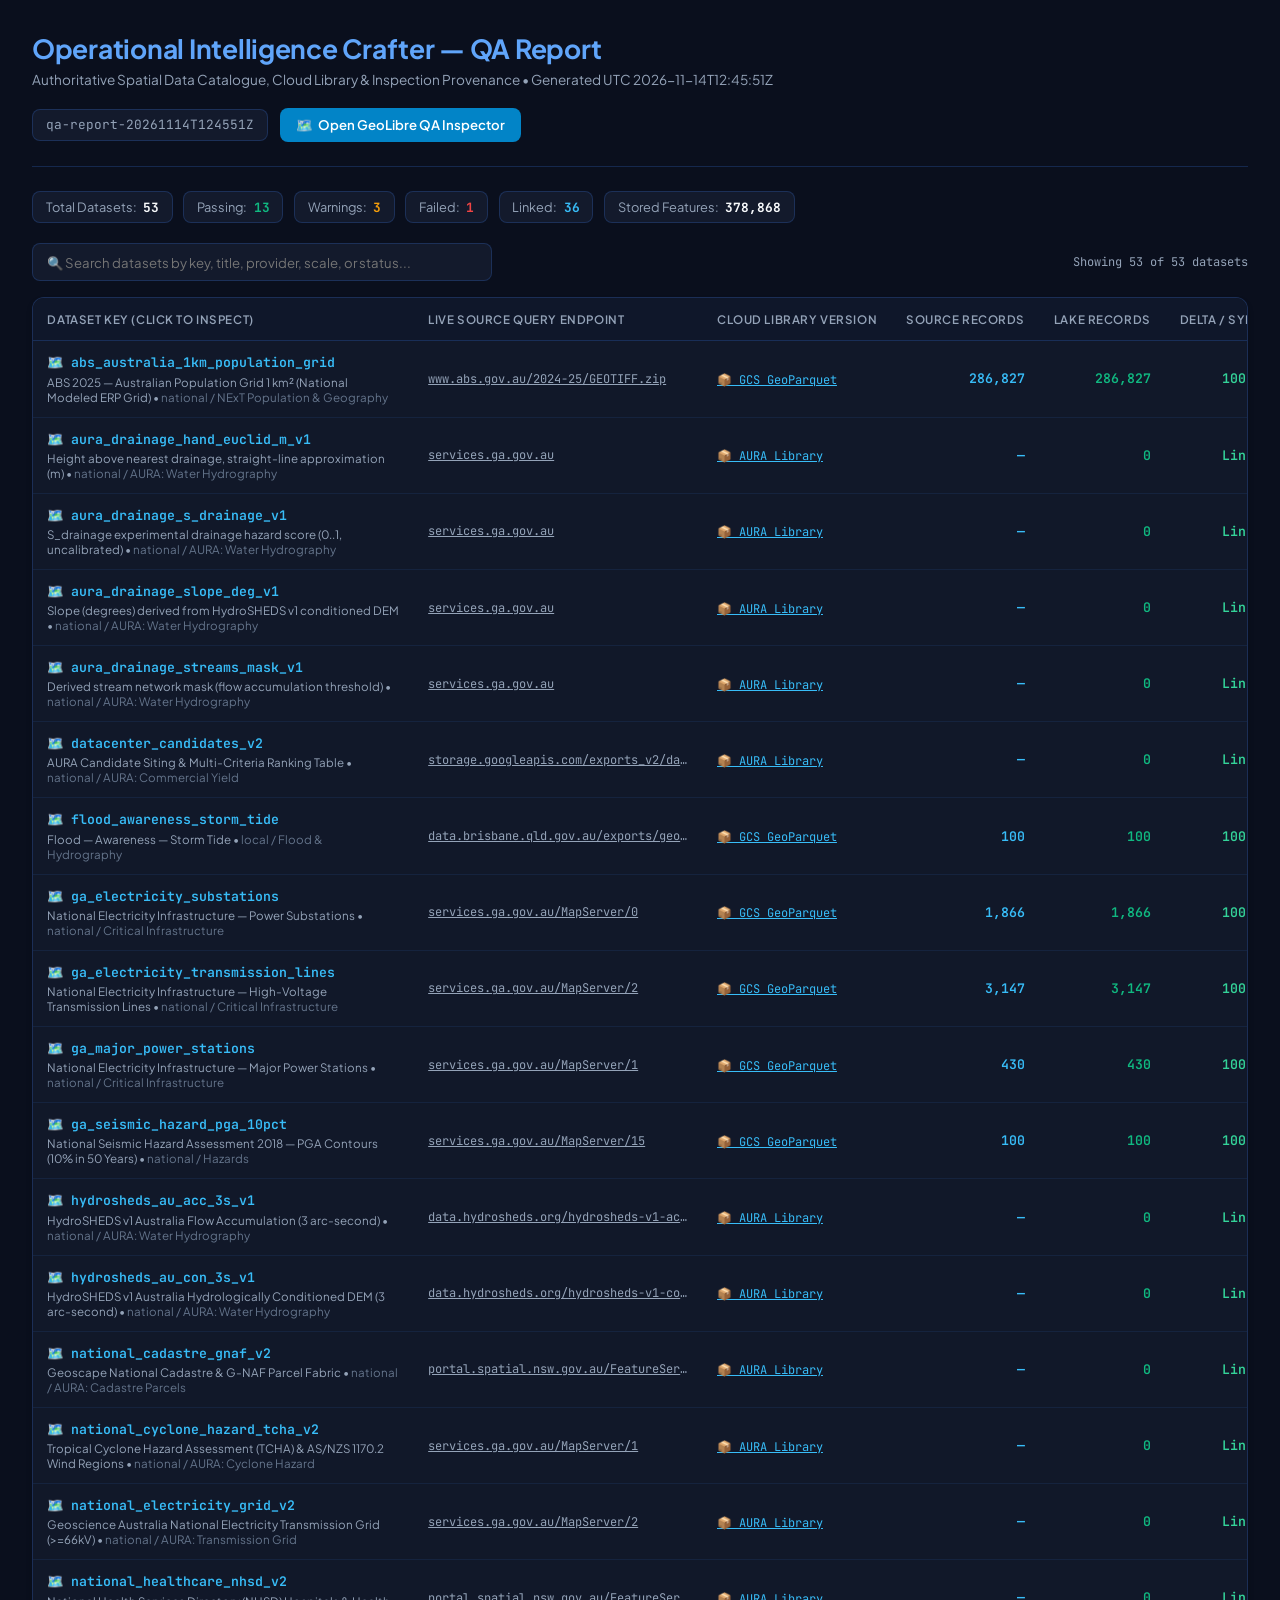
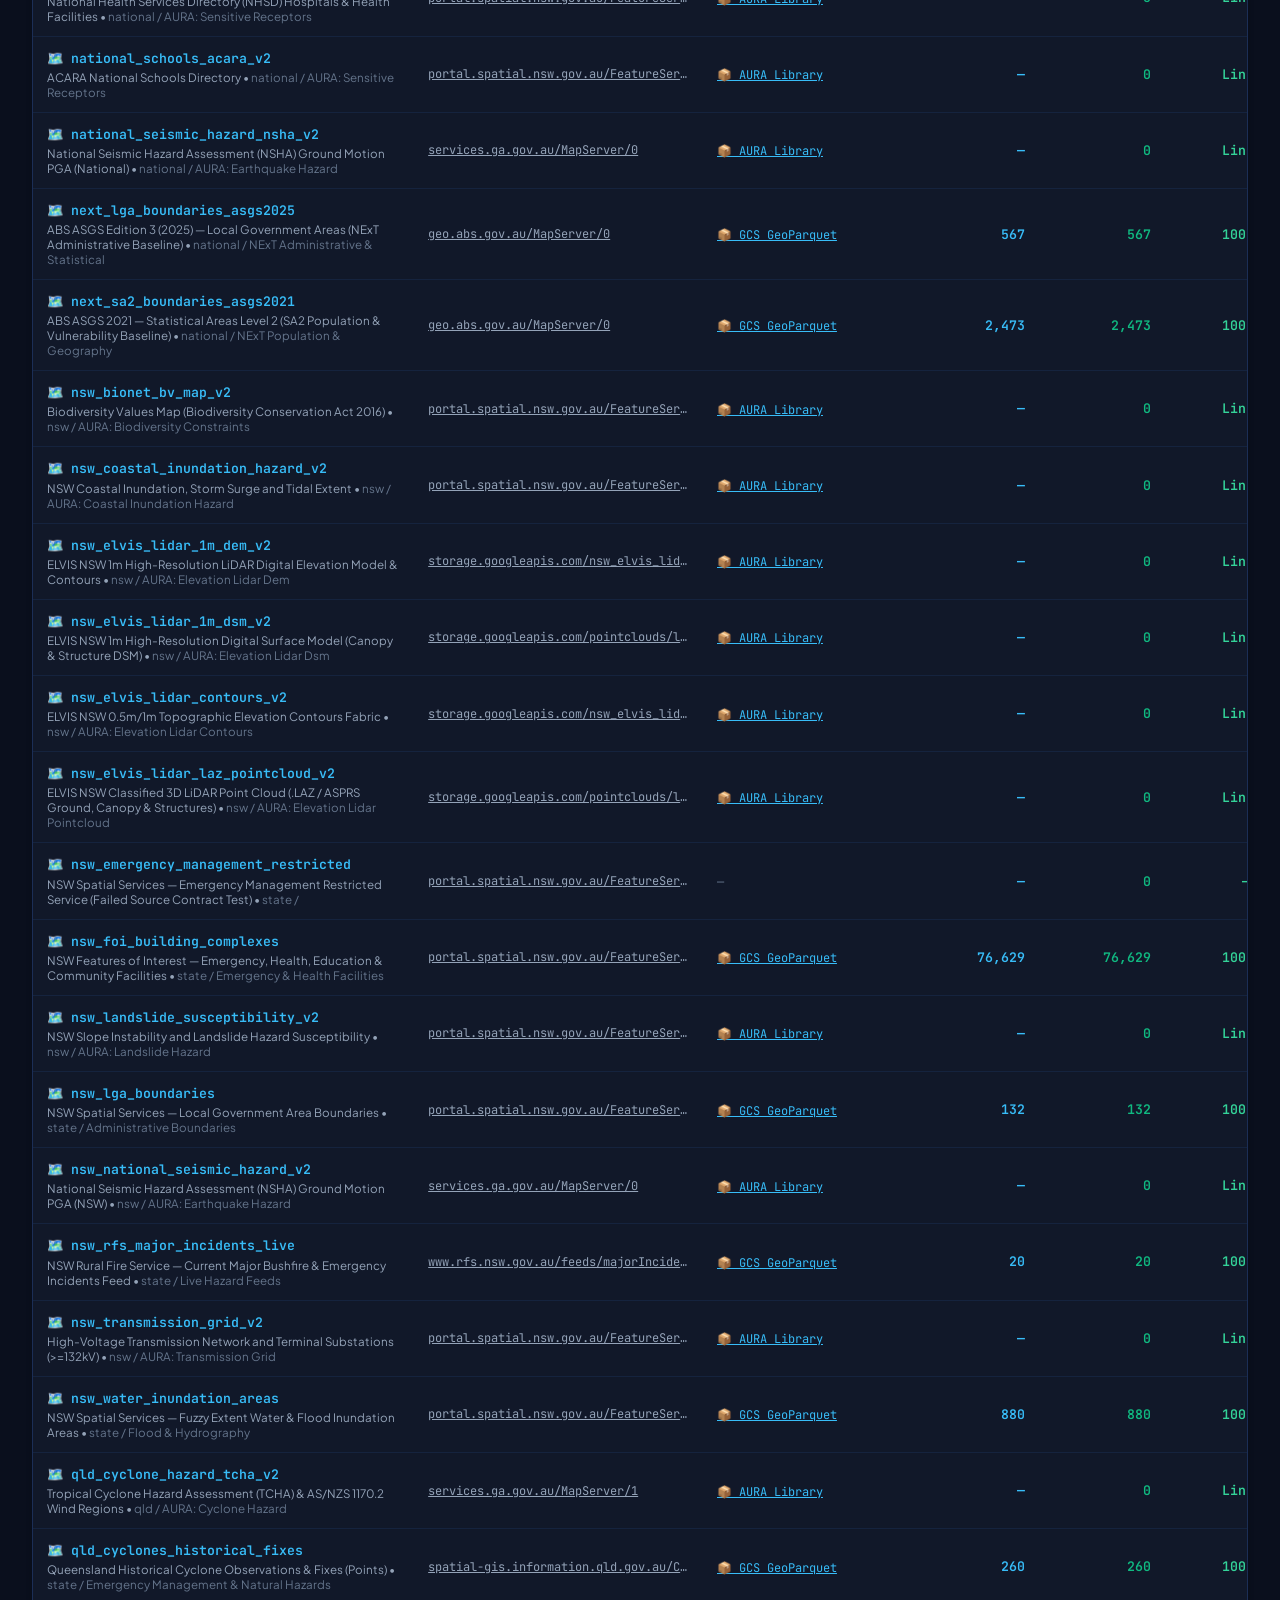
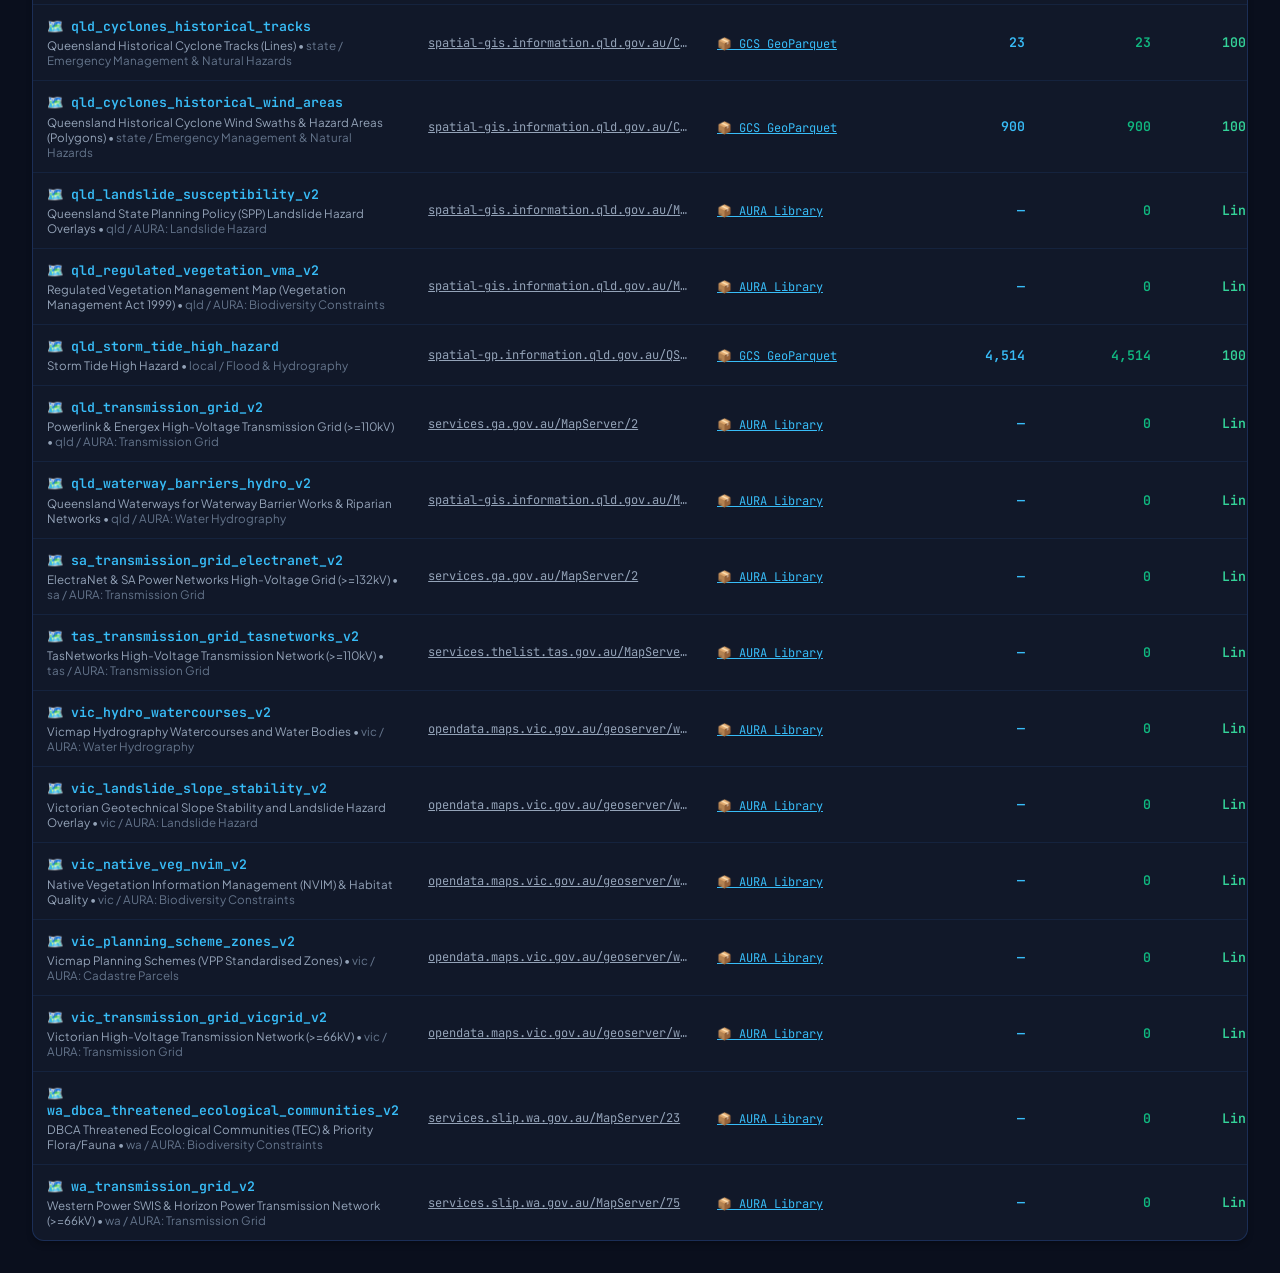
<file: docs/qa/index.html>
<!DOCTYPE html>
<html lang="en">
<head>
  <meta charset="utf-8"/>
  <meta name="viewport" content="width=device-width, initial-scale=1.0"/>
  <meta name="shell-type" content="web_dashboard"/>
  <title>Operational Intelligence Crafter — QA Report (qa-report-20261114T124551Z)</title>
  <link rel="preconnect" href="https://fonts.googleapis.com"/>
  <link rel="preconnect" href="https://fonts.gstatic.com" crossorigin=""/>
  <link href="https://fonts.googleapis.com/css2?family=Plus+Jakarta+Sans:wght@400;500;600;700&amp;family=JetBrains+Mono:wght@400;500;600;700&amp;display=swap" rel="stylesheet"/>
  <style>
    :root {
      --bg-primary: #0a0f1d;
      --bg-secondary: #131a2c;
      --card-bg: rgba(19, 26, 44, 0.85);
      --border-color: rgba(59, 130, 246, 0.22);
      --text-primary: #f8fafc;
      --text-secondary: #94a3b8;
      --accent-blue: #38bdf8;
      --accent-cyan: #06b6d4;
      --accent-green: #10b981;
      --accent-amber: #f59e0b;
      --accent-rose: #ef4444;
    }
    * { box-sizing: border-box; }
    body {
      background: var(--bg-primary);
      color: var(--text-primary);
      font-family: 'Plus Jakarta Sans', -apple-system, BlinkMacSystemFont, "Segoe UI", Roboto, sans-serif;
      margin: 0;
      padding: 2rem;
      min-height: 100vh;
    }
    .container {
      max-width: 1560px;
      margin: 0 auto;
    }
    .header {
      display: flex;
      flex-wrap: wrap;
      justify-content: space-between;
      align-items: center;
      gap: 1.25rem;
      padding-bottom: 1.5rem;
      border-bottom: 1px solid var(--border-color);
      margin-bottom: 1.5rem;
    }
    .title h1 {
      margin: 0;
      font-size: 1.65rem;
      font-weight: 700;
      color: #60a5fa;
      letter-spacing: -0.01em;
    }
    .title p {
      margin: 0.35rem 0 0 0;
      color: var(--text-secondary);
      font-size: 0.85rem;
    }
    .header-right {
      display: flex;
      align-items: center;
      gap: 0.75rem;
    }
    .btn-inspector {
      display: inline-flex;
      align-items: center;
      gap: 0.4rem;
      background: #0284c7;
      color: #ffffff;
      padding: 0.55rem 1rem;
      border-radius: 0.5rem;
      font-size: 0.825rem;
      font-weight: 600;
      text-decoration: none;
      transition: background 0.15s;
    }
    .btn-inspector:hover {
      background: #0369a1;
    }
    .stats-bar {
      display: flex;
      flex-wrap: wrap;
      gap: 0.65rem;
      align-items: center;
      margin-bottom: 1.25rem;
    }
    .stat-pill {
      background: var(--bg-secondary);
      border: 1px solid var(--border-color);
      border-radius: 0.5rem;
      padding: 0.4rem 0.8rem;
      font-size: 0.8rem;
      color: var(--text-secondary);
      display: inline-flex;
      align-items: center;
      gap: 0.4rem;
    }
    .stat-pill b {
      color: var(--text-primary);
      font-family: 'JetBrains Mono', monospace;
    }
    .stat-pass b { color: var(--accent-green); }
    .stat-warn b { color: var(--accent-amber); }
    .stat-fail b { color: var(--accent-rose); }
    .stat-linked b { color: var(--accent-blue); }
    .search-row {
      display: flex;
      justify-content: space-between;
      align-items: center;
      gap: 1rem;
      margin-bottom: 1rem;
    }
    .search-input {
      flex: 1;
      max-width: 460px;
      background: var(--bg-secondary);
      border: 1px solid var(--border-color);
      color: var(--text-primary);
      padding: 0.6rem 0.9rem;
      border-radius: 0.5rem;
      font-size: 0.825rem;
      font-family: inherit;
      outline: none;
    }
    .search-input:focus {
      border-color: #38bdf8;
    }
    .table-card {
      background: var(--card-bg);
      border: 1px solid var(--border-color);
      border-radius: 0.75rem;
      overflow-x: auto;
      box-shadow: 0 4px 6px -1px rgba(0, 0, 0, 0.3);
    }
    table {
      width: 100%;
      border-collapse: collapse;
      font-size: 0.825rem;
      text-align: left;
    }
    thead th {
      background: #0f172a;
      padding: 0.85rem 0.9rem;
      color: var(--text-secondary);
      font-weight: 600;
      text-transform: uppercase;
      font-size: 0.725rem;
      letter-spacing: 0.05em;
      border-bottom: 1px solid var(--border-color);
      white-space: nowrap;
    }
    tbody td {
      padding: 0.75rem 0.9rem;
      border-bottom: 1px solid rgba(59, 130, 246, 0.1);
      vertical-align: middle;
    }
    tbody tr:last-child td {
      border-bottom: none;
    }
    tbody tr:hover td {
      background: rgba(30, 41, 59, 0.5);
    }
    .dataset-link {
      color: #38bdf8;
      font-weight: 600;
      font-family: 'JetBrains Mono', monospace;
      text-decoration: none;
      display: inline-flex;
      align-items: center;
      gap: 0.35rem;
    }
    .dataset-link:hover {
      text-decoration: underline;
      color: #7dd3fc;
    }
    .dataset-sub {
      font-size: 0.725rem;
      color: #94a3b8;
      margin-top: 0.2rem;
    }
    .ext-link {
      color: #94a3b8;
      font-size: 0.75rem;
      text-decoration: underline;
      font-family: 'JetBrains Mono', monospace;
      display: block;
      max-width: 260px;
      overflow: hidden;
      text-overflow: ellipsis;
      white-space: nowrap;
    }
    .ext-link:hover {
      color: #e2e8f0;
    }
    .gcs-link {
      color: #38bdf8;
      font-size: 0.75rem;
      text-decoration: underline;
      font-family: 'JetBrains Mono', monospace;
      display: inline-flex;
      align-items: center;
      gap: 0.3rem;
      max-width: 280px;
      overflow: hidden;
      text-overflow: ellipsis;
      white-space: nowrap;
    }
    .gcs-link:hover {
      color: #7dd3fc;
    }
    .muted-dash {
      color: #64748b;
      font-family: 'JetBrains Mono', monospace;
      font-size: 0.75rem;
    }
    .num {
      font-family: 'JetBrains Mono', monospace;
      text-align: right;
      font-weight: 600;
      white-space: nowrap;
    }
    .qa-col {
      text-align: center;
      white-space: nowrap;
    }
    .qa-pass { color: #10b981; font-weight: bold; font-size: 1.15rem; }
    .qa-warn { color: #f59e0b; font-weight: bold; font-size: 1.15rem; }
    .qa-fail { color: #ef4444; font-weight: bold; font-size: 1.15rem; }
    .qa-linked { color: #38bdf8; font-weight: 600; font-size: 0.85rem; font-family: 'JetBrains Mono', monospace; }
  </style>
</head>
<body>
  <div class="container">
    <div class="header">
      <div class="title">
        <h1>Operational Intelligence Crafter — QA Report</h1>
        <p>Authoritative Spatial Data Catalogue, Cloud Library &amp; Inspection Provenance &bull; Generated UTC 2026-11-14T12:45:51Z</p>
      </div>
      <div class="header-right">
        <span class="stat-pill" style="font-family:'JetBrains Mono',monospace;">qa-report-20261114T124551Z</span>
        <a href="geolibre_qa_inspect.html" target="_blank" class="btn-inspector">
          <span>🗺️</span><span>Open GeoLibre QA Inspector</span>
        </a>
      </div>
    </div>

    <div class="stats-bar">
      <div class="stat-pill">Total Datasets: <b>53</b></div>
      <div class="stat-pill stat-pass">Passing: <b>13</b></div>
      <div class="stat-pill stat-warn">Warnings: <b>3</b></div>
      <div class="stat-pill stat-fail">Failed: <b>1</b></div>
      <div class="stat-pill stat-linked">Linked: <b>36</b></div>
      <div class="stat-pill">Stored Features: <b>378,868</b></div>
    </div>

    <div class="search-row">
      <input id="datasetFilterInput" type="search" class="search-input" placeholder="🔍 Search datasets by key, title, provider, scale, or status..."/>
      <span id="matchCountLabel" style="font-size: 0.75rem; color: #94a3b8; font-family: 'JetBrains Mono', monospace;"></span>
    </div>

    <div class="table-card">
      <table>
        <thead>
          <tr>
            <th>Dataset Key (Click to Inspect)</th>
            <th>Live Source Query Endpoint</th>
            <th>Cloud Library Version</th>
            <th style="text-align: right;">Source Records</th>
            <th style="text-align: right;">Lake Records</th>
            <th style="text-align: center;">Delta / Sync Status</th>
            <th style="text-align: center;">QA</th>
          </tr>
        </thead>
        <tbody id="qaTableBody">
        </tbody>
      </table>
    </div>
  </div>

  <script>
    const QA_SUMMARY = {"report_id": "qa-report-20261114T124551Z", "generated_at_utc": "2026-11-14T12:45:51Z", "project_name": "operational_intelligence_crafter", "canonical_gcs_bucket": "operational-intelligence-crafter-lake", "total_datasets": 53, "status_counts": {"PASS": 13, "WARNING": 3, "FAIL": 1, "NOT TESTED": 0, "NOT APPLICABLE": 0, "LINKED": 36}, "coverage_by_scale": {"national": 20, "local": 2, "nsw": 9, "state": 8, "qld": 5, "sa": 1, "tas": 1, "vic": 5, "wa": 2}, "coverage_by_theme": {"NExT Population & Geography": 2, "AURA: Water Hydrography": 8, "AURA: Commercial Yield": 1, "Flood & Hydrography": 3, "Critical Infrastructure": 3, "Hazards": 1, "AURA: Cadastre Parcels": 2, "AURA: Cyclone Hazard": 2, "AURA: Transmission Grid": 7, "AURA: Sensitive Receptors": 2, "AURA: Earthquake Hazard": 2, "NExT Administrative & Statistical": 1, "AURA: Biodiversity Constraints": 4, "AURA: Coastal Inundation Hazard": 1, "AURA: Elevation Lidar Dem": 1, "AURA: Elevation Lidar Dsm": 1, "AURA: Elevation Lidar Contours": 1, "AURA: Elevation Lidar Pointcloud": 1, "Emergency Management (Restricted)": 1, "Emergency & Health Facilities": 1, "AURA: Landslide Hazard": 3, "Administrative Boundaries": 1, "Live Hazard Feeds": 1, "Emergency Management & Natural Hazards": 3}, "total_features_stored": 378868, "total_bytes_stored": 333003439, "datasets": [{"dataset_key": "abs_australia_1km_population_grid", "title": "ABS 2025 — Australian Population Grid 1 km² (National Modeled ERP Grid)", "provider": "Australian Bureau of Statistics", "source_agency": "Australian Bureau of Statistics (ABS)", "category": "periodically_refreshed_authoritative", "scale": "national", "jurisdiction": "NATIONAL", "theme": "NExT Population & Geography", "endpoint": "https://www.abs.gov.au/statistics/people/population/regional-population/2024-25/GEOTIFF.zip", "licence": {"name": "CC-BY-4.0", "url": "https://creativecommons.org/licenses/by/4.0/", "attribution": "© Commonwealth of Australia (Australian Bureau of Statistics 2025) — CC-BY 4.0", "redistribution_permitted": true, "verified_on": "2026-11-10"}, "source_publication_date": "2026-03-26", "source_vintage": "2025-ABS", "retrieval_timestamp_utc": "2026-11-14T01:41:02Z", "retrieval_id": "20261114T014102Z", "original_crs": "EPSG:3577", "stored_crs": "EPSG:7844", "geometry_type": "Polygon", "feature_count": 286827, "bbox": [96.818786, -43.585846, 168.000677, -9.22158], "file_size_bytes": 32380819, "sha256": "6c2d05b3525b86273eb291cca74cded3e7cfbf452bcca7a6ebff6d6f8873a50c", "gcs_generation": "1794620472679495", "gs_uri": "gs://operational-intelligence-crafter-lake/geoparquet/abs_australia_1km_population_grid/2025-ABS/20261114T014102Z/part-00000.parquet", "local_parquet_path": null, "overall_qa_status": "PASS", "level1_source_contract": {"level": 1, "level_name": "Source Contract", "status": "PASS", "endpoint": "https://www.abs.gov.au/statistics/people/population/regional-population/2024-25/GEOTIFF.zip", "layer_name": "ABS 2025 — Australian Population Grid 1 km² (National Modeled ERP Grid)", "http_status": 200, "content_type": "application/zip", "latency_ms": 191.94, "source_feature_count": 286827, "query_bbox": [95.0, -45.0, 168.0, -9.0], "available_fields": ["cell_id", "easting_m", "northing_m", "cell_population", "centroid_lon", "centroid_lat"], "error_message": null, "checks": [{"check": "endpoint_reachable", "status": "PASS", "detail": "HTTP 200 (191.94 ms)"}, {"check": "valid_archive_format", "status": "PASS", "detail": "ZIP archive verified (3 files: apg25r_1_0_0_19115-3_metadata.xml, apgr25_1_0_0.tif, apgr25_1_0_0.tif.xml)"}, {"check": "raster_grid_valid", "status": "PASS", "detail": "GeoTIFF grid 7401x4100 verified with 286827 populated cells"}]}, "level2_stored_artifact": {"level": 2, "level_name": "Stored GeoParquet Artifact", "status": "PASS", "file_path": "gs://operational-intelligence-crafter-lake/geoparquet/abs_australia_1km_population_grid/2025-ABS/20261114T014102Z/part-00000.parquet", "gs_uri": "gs://operational-intelligence-crafter-lake/geoparquet/abs_australia_1km_population_grid/2025-ABS/20261114T014102Z/part-00000.parquet", "gcs_generation": "1794620472679495", "file_size_bytes": 32380819, "sha256": "6c2d05b3525b86273eb291cca74cded3e7cfbf452bcca7a6ebff6d6f8873a50c", "geoparquet_version": "1.1.0", "geometry_encoding": "WKB", "stored_crs": "EPSG:7844", "geometry_types": ["Polygon"], "feature_count": 286827, "bbox": [96.818786, -43.585846, 168.000677, -9.22158], "geometry_validation": {"total_rows": 286827, "null_geometry_count": 0, "empty_geometry_count": 0, "invalid_geometry_count": 0, "valid_geometry_count": 286827, "valid_geometry_rate_pct": 100.0, "primary_key_checked": "cell_id", "duplicate_id_count": 0, "geometry_types": ["Polygon"]}, "schema_columns": [{"name": "cell_id", "type": "large_string", "nullable": true}, {"name": "easting_m", "type": "double", "nullable": true}, {"name": "northing_m", "type": "double", "nullable": true}, {"name": "cell_population", "type": "float", "nullable": true}, {"name": "geometry", "type": "binary", "nullable": true}, {"name": "centroid_lon", "type": "double", "nullable": true}, {"name": "centroid_lat", "type": "double", "nullable": true}, {"name": "_bbox_minx", "type": "double", "nullable": true}, {"name": "_bbox_miny", "type": "double", "nullable": true}, {"name": "_bbox_maxx", "type": "double", "nullable": true}, {"name": "_bbox_maxy", "type": "double", "nullable": true}, {"name": "_oic_dataset_key", "type": "large_string", "nullable": true}, {"name": "_oic_source_vintage", "type": "large_string", "nullable": true}, {"name": "_oic_retrieval_utc", "type": "large_string", "nullable": true}], "checks": [{"check": "parquet_footer_and_magic", "status": "PASS", "detail": "PAR1 header/footer valid; 286827 rows in 1 row group(s) (32380819 bytes)"}, {"check": "geoparquet_metadata_valid", "status": "PASS", "detail": "GeoParquet v1.1.0, primary_column='geometry', encoding='WKB', geometry_types=['Polygon']"}, {"check": "crs_recorded_and_matched", "status": "PASS", "detail": "Stored CRS 'EPSG:7844' (expected 'EPSG:7844')"}, {"check": "bounding_box_australian_envelope", "status": "PASS", "detail": "Bbox [96.81879, -43.58585, 168.00068, -9.22158] within declared catalogue extent [95.0, -45.0, 168.0, -9.0] (±0.5°)"}, {"check": "geometry_validity_and_null_rates", "status": "PASS", "detail": "100.0% valid (null=0, empty=0, invalid=0)"}, {"check": "primary_key_uniqueness", "status": "PASS", "detail": "Primary key 'cell_id': 0 duplicates across 286827 rows"}, {"check": "sha256_and_storage_lineage", "status": "PASS", "detail": "sha256=6c2d05b3525b8627... | generation=1794620472679495"}]}, "level3_reconciliation": {"level": 3, "level_name": "Source-to-Storage Reconciliation", "status": "PASS", "source_feature_count": 286827, "stored_feature_count": 286827, "reconciliation_rate_pct": 100.0, "expected_transformations": ["CRS reprojection from EPSG:3577 to canonical EPSG:7844", "Spatial envelope filter applied: bbox=[95.0, -45.0, 168.0, -9.0] (WGS84/GDA2020)", "Added per-feature bounding box columns (_bbox_minx.._bbox_maxy) and centroid spatial ordering"], "checks": [{"check": "feature_count_reconciliation", "status": "PASS", "detail": "Exact match: 286827 stored / 286827 source features (100.0%)"}, {"check": "attribute_and_schema_reconciliation", "status": "PASS", "detail": "Preserved all 6 required native fields and 4 mapped aliases (14 total columns)"}, {"check": "spatial_extent_reconciliation", "status": "PASS", "detail": "Stored extent [96.818786, -43.585846, 168.000677, -9.22158] overlaps query envelope [95.0, -45.0, 168.0, -9.0]"}]}, "known_limitations": ["Official ABS modeled 1 km² Estimated Resident Population (ERP) grid based on the National Nested Grid Standard.", "Population counts are disaggregated from SA1 using ABS Address Register and ICP points; modelled proxy, not a direct headcount."], "refresh_policy": "annual_release", "operational_suitability": "National baseline for Method A, B, and C exposure calculations across Australia.", "gcs_https_url": "https://storage.googleapis.com/operational-intelligence-crafter-lake/geoparquet/abs_australia_1km_population_grid/2025-ABS/20261114T014102Z/part-00000.parquet", "source_count": 286827, "stored_count": 286827, "sync_status": "100.0%"}, {"dataset_key": "aura_drainage_hand_euclid_m_v1", "title": "Height above nearest drainage, straight-line approximation (m)", "provider": "aura-siting-crafter-geolibre-app", "source_agency": "AURA Siting Crafter (derived from HydroSHEDS project data)", "category": "external_linked_library", "scale": "national", "jurisdiction": "NATIONAL", "theme": "AURA: Water Hydrography", "endpoint": "https://services.ga.gov.au", "wfs_type_name": null, "licence": {"name": "CC-BY-4.0", "url": null, "attribution": "AURA Siting Crafter (derived from HydroSHEDS project data)", "redistribution_permitted": true, "verified_on": null}, "source_publication_date": null, "source_vintage": "AURA-v2", "retrieval_timestamp_utc": null, "original_crs": "EPSG:4326", "stored_crs": "EPSG:7844", "geometry_type": "Raster", "feature_count": 0, "bbox": null, "file_size_bytes": 0, "sha256": null, "gcs_generation": null, "gs_uri": null, "overall_qa_status": "LINKED", "level1_source_contract": {"status": "PASS", "checks": [{"name": "Linked Authority Check", "status": "PASS", "details": "External endpoint: https://services.ga.gov.au"}]}, "level2_stored_artifact": {"status": "NOT_APPLICABLE", "checks": [{"name": "Stored GeoParquet", "status": "NOT_APPLICABLE", "details": "Direct external service connection (zero storage duplication)"}]}, "level3_reconciliation": {"status": "NOT_APPLICABLE", "checks": [{"name": "Feature Reconciliation", "status": "NOT_APPLICABLE", "details": "External authoritative dataset"}]}, "known_limitations": ["Linked directly from AURA Siting Crafter v2 catalogue."], "refresh_policy": "on_demand_link", "gcs_https_url": "https://storage.googleapis.com/aura-siting-crafter-geolibre-app/processed/aura_drainage_hand_euclid_m_v1/hand_euclid_m.tif", "source_count": null, "stored_count": 0, "sync_status": "Linked"}, {"dataset_key": "aura_drainage_s_drainage_v1", "title": "S_drainage experimental drainage hazard score (0..1, uncalibrated)", "provider": "aura-siting-crafter-geolibre-app", "source_agency": "AURA Siting Crafter (derived from HydroSHEDS project data)", "category": "external_linked_library", "scale": "national", "jurisdiction": "NATIONAL", "theme": "AURA: Water Hydrography", "endpoint": "https://services.ga.gov.au", "wfs_type_name": null, "licence": {"name": "CC-BY-4.0", "url": null, "attribution": "AURA Siting Crafter (derived from HydroSHEDS project data)", "redistribution_permitted": true, "verified_on": null}, "source_publication_date": null, "source_vintage": "AURA-v2", "retrieval_timestamp_utc": null, "original_crs": "EPSG:4326", "stored_crs": "EPSG:7844", "geometry_type": "Raster", "feature_count": 0, "bbox": null, "file_size_bytes": 0, "sha256": null, "gcs_generation": null, "gs_uri": null, "overall_qa_status": "LINKED", "level1_source_contract": {"status": "PASS", "checks": [{"name": "Linked Authority Check", "status": "PASS", "details": "External endpoint: https://services.ga.gov.au"}]}, "level2_stored_artifact": {"status": "NOT_APPLICABLE", "checks": [{"name": "Stored GeoParquet", "status": "NOT_APPLICABLE", "details": "Direct external service connection (zero storage duplication)"}]}, "level3_reconciliation": {"status": "NOT_APPLICABLE", "checks": [{"name": "Feature Reconciliation", "status": "NOT_APPLICABLE", "details": "External authoritative dataset"}]}, "known_limitations": ["Linked directly from AURA Siting Crafter v2 catalogue."], "refresh_policy": "on_demand_link", "gcs_https_url": "https://storage.googleapis.com/aura-siting-crafter-geolibre-app/processed/aura_drainage_s_drainage_v1/s_drainage.tif", "source_count": null, "stored_count": 0, "sync_status": "Linked"}, {"dataset_key": "aura_drainage_slope_deg_v1", "title": "Slope (degrees) derived from HydroSHEDS v1 conditioned DEM", "provider": "aura-siting-crafter-geolibre-app", "source_agency": "AURA Siting Crafter (derived from HydroSHEDS project data)", "category": "external_linked_library", "scale": "national", "jurisdiction": "NATIONAL", "theme": "AURA: Water Hydrography", "endpoint": "https://services.ga.gov.au", "wfs_type_name": null, "licence": {"name": "CC-BY-4.0", "url": null, "attribution": "AURA Siting Crafter (derived from HydroSHEDS project data)", "redistribution_permitted": true, "verified_on": null}, "source_publication_date": null, "source_vintage": "AURA-v2", "retrieval_timestamp_utc": null, "original_crs": "EPSG:4326", "stored_crs": "EPSG:7844", "geometry_type": "Raster", "feature_count": 0, "bbox": null, "file_size_bytes": 0, "sha256": null, "gcs_generation": null, "gs_uri": null, "overall_qa_status": "LINKED", "level1_source_contract": {"status": "PASS", "checks": [{"name": "Linked Authority Check", "status": "PASS", "details": "External endpoint: https://services.ga.gov.au"}]}, "level2_stored_artifact": {"status": "NOT_APPLICABLE", "checks": [{"name": "Stored GeoParquet", "status": "NOT_APPLICABLE", "details": "Direct external service connection (zero storage duplication)"}]}, "level3_reconciliation": {"status": "NOT_APPLICABLE", "checks": [{"name": "Feature Reconciliation", "status": "NOT_APPLICABLE", "details": "External authoritative dataset"}]}, "known_limitations": ["Linked directly from AURA Siting Crafter v2 catalogue."], "refresh_policy": "on_demand_link", "gcs_https_url": "https://storage.googleapis.com/aura-siting-crafter-geolibre-app/processed/aura_drainage_slope_deg_v1/slope_deg.tif", "source_count": null, "stored_count": 0, "sync_status": "Linked"}, {"dataset_key": "aura_drainage_streams_mask_v1", "title": "Derived stream network mask (flow accumulation threshold)", "provider": "aura-siting-crafter-geolibre-app", "source_agency": "AURA Siting Crafter (derived from HydroSHEDS project data)", "category": "external_linked_library", "scale": "national", "jurisdiction": "NATIONAL", "theme": "AURA: Water Hydrography", "endpoint": "https://services.ga.gov.au", "wfs_type_name": null, "licence": {"name": "CC-BY-4.0", "url": null, "attribution": "AURA Siting Crafter (derived from HydroSHEDS project data)", "redistribution_permitted": true, "verified_on": null}, "source_publication_date": null, "source_vintage": "AURA-v2", "retrieval_timestamp_utc": null, "original_crs": "EPSG:4326", "stored_crs": "EPSG:7844", "geometry_type": "Raster", "feature_count": 0, "bbox": null, "file_size_bytes": 0, "sha256": null, "gcs_generation": null, "gs_uri": null, "overall_qa_status": "LINKED", "level1_source_contract": {"status": "PASS", "checks": [{"name": "Linked Authority Check", "status": "PASS", "details": "External endpoint: https://services.ga.gov.au"}]}, "level2_stored_artifact": {"status": "NOT_APPLICABLE", "checks": [{"name": "Stored GeoParquet", "status": "NOT_APPLICABLE", "details": "Direct external service connection (zero storage duplication)"}]}, "level3_reconciliation": {"status": "NOT_APPLICABLE", "checks": [{"name": "Feature Reconciliation", "status": "NOT_APPLICABLE", "details": "External authoritative dataset"}]}, "known_limitations": ["Linked directly from AURA Siting Crafter v2 catalogue."], "refresh_policy": "on_demand_link", "gcs_https_url": "https://storage.googleapis.com/aura-siting-crafter-geolibre-app/processed/aura_drainage_streams_mask_v1/streams_mask.tif", "source_count": null, "stored_count": 0, "sync_status": "Linked"}, {"dataset_key": "datacenter_candidates_v2", "title": "AURA Candidate Siting & Multi-Criteria Ranking Table", "provider": "aura-siting-crafter-geolibre-app", "source_agency": "AURA Siting Crafter Engine", "category": "external_linked_library", "scale": "national", "jurisdiction": "NATIONAL", "theme": "AURA: Commercial Yield", "endpoint": "https://storage.googleapis.com/aura-siting-crafter-geolibre-app/exports_v2/datacenter_candidates_v2.json", "wfs_type_name": null, "licence": {"name": "CC-BY-4.0", "url": null, "attribution": "AURA Siting Crafter Engine", "redistribution_permitted": true, "verified_on": null}, "source_publication_date": null, "source_vintage": "AURA-v2", "retrieval_timestamp_utc": null, "original_crs": "EPSG:7844", "stored_crs": "EPSG:7844", "geometry_type": "None", "feature_count": 0, "bbox": null, "file_size_bytes": 0, "sha256": null, "gcs_generation": null, "gs_uri": null, "overall_qa_status": "LINKED", "level1_source_contract": {"status": "PASS", "checks": [{"name": "Linked Authority Check", "status": "PASS", "details": "External endpoint: https://storage.googleapis.com/aura-siting-crafter-geolibre-app/exports_v2/datacenter_candidates_v2.json"}]}, "level2_stored_artifact": {"status": "NOT_APPLICABLE", "checks": [{"name": "Stored GeoParquet", "status": "NOT_APPLICABLE", "details": "Direct external service connection (zero storage duplication)"}]}, "level3_reconciliation": {"status": "NOT_APPLICABLE", "checks": [{"name": "Feature Reconciliation", "status": "NOT_APPLICABLE", "details": "External authoritative dataset"}]}, "known_limitations": ["Linked directly from AURA Siting Crafter v2 catalogue."], "refresh_policy": "on_demand_link", "gcs_https_url": "https://storage.googleapis.com/aura-siting-crafter-geolibre-app/exports_v2/datacenter_candidates_v2.json", "source_count": null, "stored_count": 0, "sync_status": "Linked"}, {"dataset_key": "flood_awareness_storm_tide", "title": "Flood — Awareness — Storm Tide", "provider": "Brisbane City Council", "source_agency": "Brisbane City Council", "category": "periodically_refreshed_authoritative", "scale": "local", "jurisdiction": "QLD", "theme": "Flood & Hydrography", "endpoint": "https://data.brisbane.qld.gov.au/api/explore/v2.1/catalog/datasets/flood-awareness-storm-tide/exports/geojson?limit=100", "licence": {"name": "CC-BY-4.0", "url": null, "attribution": "© CC-BY-4.0", "redistribution_permitted": true, "verified_on": "2026-11-14"}, "source_publication_date": "2025-06-09", "source_vintage": "2025-BRISBANE", "retrieval_timestamp_utc": "2026-11-14T08:37:21Z", "retrieval_id": "20261114T083721Z", "ingestion_software_version": "operational_intelligence_crafter/0.2.0", "transformation_version": "geoparquet-1.1.0-gda2020-v1", "original_crs": "EPSG:4326", "stored_crs": "EPSG:7844", "geometry_type": "MultiPolygon, Polygon", "feature_count": 100, "bbox": [153.089602, -27.440157, 153.172129, -27.362614], "file_size_bytes": 62291, "sha256": "7c1f7c7e4a83b10d2f315200929ab09b5cc3858d26925f9a15bd46b65b594919", "gcs_generation": "1794645445902535", "gs_uri": "gs://operational-intelligence-crafter-lake/geoparquet/flood_awareness_storm_tide/2025-BRISBANE/20261114T083721Z/part-00000.parquet", "local_parquet_path": null, "raw_payload_gs_uri": "gs://operational-intelligence-crafter-lake/raw/flood_awareness_storm_tide/20261114T083721Z/source_payload.json", "raw_payload_sha256": "b3edea853089de19c1001ca0e11882bc9fb226b93f6e634a82c6538a4708fa09", "preview_geojson": {"preview_geojson_path": "data/flood_awareness_storm_tide.geojson", "preview_feature_count": 100, "total_feature_count": 100}, "overall_qa_status": "PASS", "level1_source_contract": {"level": 1, "level_name": "Source Contract", "status": "PASS", "endpoint": "https://data.brisbane.qld.gov.au/api/explore/v2.1/catalog/datasets/flood-awareness-storm-tide/exports/geojson?limit=100", "layer_name": "Flood — Awareness — Storm Tide", "http_status": 200, "content_type": "application/json;charset=UTF-8", "latency_ms": 716.71, "max_record_count": null, "source_feature_count": 100, "query_bbox": null, "available_fields": ["objectid", "flood_risk", "flood_type", "shape_area", "shape_length", "geo_shape", "geo_point_2d"], "error_message": null, "harvested_sublayers": null, "checks": [{"check": "endpoint_reachable", "status": "PASS", "detail": "HTTP 200 (716.71 ms) from https://data.brisbane.qld.gov.au/api/explore/v2.1/catalog/datasets/flood-awareness-storm-tide/exports/geojson?limit=100"}, {"check": "not_embedded_error_or_html", "status": "PASS", "detail": "Payload parsed as valid spatial data (no embedded error object, no HTML block page)."}, {"check": "geometry_type_contract", "status": "PASS", "detail": "Harvested geometry types ['MultiPolygon', 'Polygon'] vs catalogue 'Geometry'"}, {"check": "source_feature_count_probe", "status": "PASS", "detail": "ODS records API total_count=34808; harvested 100, probed 100"}]}, "level2_stored_artifact": {"level": 2, "level_name": "Stored GeoParquet Artifact", "status": "PASS", "file_path": "gs://operational-intelligence-crafter-lake/geoparquet/flood_awareness_storm_tide/2025-BRISBANE/20261114T083721Z/part-00000.parquet", "gs_uri": "gs://operational-intelligence-crafter-lake/geoparquet/flood_awareness_storm_tide/2025-BRISBANE/20261114T083721Z/part-00000.parquet", "gcs_generation": "1794645445902535", "file_size_bytes": 62291, "sha256": "7c1f7c7e4a83b10d2f315200929ab09b5cc3858d26925f9a15bd46b65b594919", "geoparquet_version": "1.1.0", "geometry_encoding": "WKB", "stored_crs": "EPSG:7844", "geometry_types": ["MultiPolygon", "Polygon"], "feature_count": 100, "bbox": [153.089602, -27.440157, 153.172129, -27.362614], "geometry_validation": {"total_rows": 100, "null_geometry_count": 0, "empty_geometry_count": 0, "invalid_geometry_count": 0, "valid_geometry_count": 100, "valid_geometry_rate_pct": 100.0, "primary_key_checked": "objectid", "duplicate_id_count": 0, "geometry_types": ["MultiPolygon", "Polygon"]}, "schema_columns": [{"name": "objectid", "type": "large_string", "nullable": true}, {"name": "flood_risk", "type": "large_string", "nullable": true}, {"name": "flood_type", "type": "large_string", "nullable": true}, {"name": "shape_area", "type": "double", "nullable": true}, {"name": "shape_length", "type": "double", "nullable": true}, {"name": "geometry", "type": "binary", "nullable": true}, {"name": "_oic_dataset_key", "type": "large_string", "nullable": true}, {"name": "_oic_source_vintage", "type": "large_string", "nullable": true}, {"name": "_oic_retrieval_utc", "type": "large_string", "nullable": true}, {"name": "_bbox_minx", "type": "double", "nullable": true}, {"name": "_bbox_miny", "type": "double", "nullable": true}, {"name": "_bbox_maxx", "type": "double", "nullable": true}, {"name": "_bbox_maxy", "type": "double", "nullable": true}], "checks": [{"check": "parquet_footer_and_magic", "status": "PASS", "detail": "PAR1 header/footer valid; 100 rows in 1 row group(s) (62291 bytes)"}, {"check": "geoparquet_metadata_valid", "status": "PASS", "detail": "GeoParquet v1.1.0, primary_column='geometry', encoding='WKB', geometry_types=['MultiPolygon', 'Polygon']"}, {"check": "crs_recorded_and_matched", "status": "PASS", "detail": "Stored CRS 'EPSG:7844' (expected 'EPSG:7844')"}, {"check": "bounding_box_australian_envelope", "status": "PASS", "detail": "Bbox [153.0896, -27.44016, 153.17213, -27.36261] within declared catalogue extent [152.84, -27.69, 153.422, -27.113] (±0.5°)"}, {"check": "geometry_validity_and_null_rates", "status": "PASS", "detail": "100.0% valid (null=0, empty=0, invalid=0)"}, {"check": "primary_key_uniqueness", "status": "PASS", "detail": "Primary key 'objectid': 0 duplicates across 100 rows"}, {"check": "sha256_and_storage_lineage", "status": "PASS", "detail": "sha256=7c1f7c7e4a83b10d... | generation=1794645445902535"}]}, "level3_reconciliation": {"level": 3, "level_name": "Source-to-Storage Reconciliation", "status": "PASS", "source_feature_count": 100, "stored_feature_count": 100, "reconciliation_rate_pct": 100.0, "expected_transformations": ["CRS reprojection from EPSG:4326 to canonical EPSG:7844", "Added per-feature bounding box columns (_bbox_minx.._bbox_maxy) and centroid spatial ordering"], "checks": [{"check": "feature_count_reconciliation", "status": "PASS", "detail": "Exact match: 100 stored / 100 source features (100.0%)"}, {"check": "attribute_and_schema_reconciliation", "status": "PASS", "detail": "Preserved all 0 required native fields and 0 mapped aliases (13 total columns)"}, {"check": "spatial_extent_reconciliation", "status": "PASS", "detail": "Full dataset extent recorded: [153.089602, -27.440157, 153.172129, -27.362614]"}]}, "known_limitations": ["Harvested from data.brisbane.qld.gov.au open-data portal via deterministic zero-AI pipeline (ods).", "default_bbox declared from the first verified harvest extent (+/-0.25 deg); re-harvests outside it will flag at Level 2.", "Source licence: CC-BY-4.0. Native source columns preserved; no attribute synthesis."], "refresh_policy": "portal_snapshot", "operational_suitability": "Suitable for flood & hydrography exposure analysis and emergency planning overlays.", "telemetry": {"dataset_key": "flood_awareness_storm_tide", "retrieval_timestamp_utc": "2026-11-14T08:37:21Z", "http_requests_count": 1, "source_download_ms": 716.71, "normalization_ms": 89.04, "validation_ms": 1579.99, "bytes_written": 62291, "notes": ["Zero-AI deterministic portal harvest (no LLM credits used)."]}, "gcs_https_url": "https://storage.googleapis.com/operational-intelligence-crafter-lake/geoparquet/flood_awareness_storm_tide/2025-BRISBANE/20261114T083721Z/part-00000.parquet", "source_count": 100, "stored_count": 100, "sync_status": "100.0%"}, {"dataset_key": "ga_electricity_substations", "title": "National Electricity Infrastructure — Power Substations", "provider": "Geoscience Australia", "source_agency": "Commonwealth of Australia (Geoscience Australia)", "category": "static_authoritative", "scale": "national", "jurisdiction": "NATIONAL", "theme": "Critical Infrastructure", "endpoint": "https://services.ga.gov.au/gis/rest/services/Electricity_Infrastructure/MapServer/0", "licence": {"name": "CC-BY-4.0", "url": "https://creativecommons.org/licenses/by/4.0/", "attribution": "© Commonwealth of Australia (Geoscience Australia) — Creative Commons Attribution 4.0 International", "redistribution_permitted": true, "verified_on": "2026-11-09"}, "source_publication_date": "2024-06-01", "source_vintage": "2024-GA-NEI", "retrieval_timestamp_utc": "2026-11-09T07:30:13Z", "retrieval_id": "20261109T073013Z", "ingestion_software_version": "operational_intelligence_crafter/0.2.0", "transformation_version": "geoparquet-1.1.0-gda2020-v1", "original_crs": "EPSG:7844", "stored_crs": "EPSG:7844", "geometry_type": "Point", "feature_count": 1866, "bbox": [114.613709, -43.164386, 153.594076, -12.186986], "file_size_bytes": 323389, "sha256": "d9bf2909c6fb6a3665f2755276341214608a89413d0bbea53f814092797daee7", "gcs_generation": "1794274717512674", "gs_uri": "gs://operational-intelligence-crafter-lake/geoparquet/ga_electricity_substations/2024-GA-NEI/20261109T073013Z/part-00000.parquet", "local_parquet_path": null, "raw_payload_gs_uri": "gs://operational-intelligence-crafter-lake/raw/ga_electricity_substations/20261109T073013Z/source_payload.json", "raw_payload_sha256": "a2851097469aff2245640927b3586398b13b91bcaecf4c3ae21df8a065a26dd7", "preview_geojson": {"preview_geojson_path": "data/ga_electricity_substations.geojson", "preview_feature_count": 1866, "total_feature_count": 1866}, "overall_qa_status": "PASS", "level1_source_contract": {"level": 1, "level_name": "Source Contract", "status": "PASS", "endpoint": "https://services.ga.gov.au/gis/rest/services/Electricity_Infrastructure/MapServer/0", "layer_name": "Substations", "http_status": 200, "content_type": "application/json;charset=UTF-8", "latency_ms": 185.2, "max_record_count": 2000, "source_feature_count": 1866, "query_bbox": null, "available_fields": ["OBJECTID", "FEATURE_TYPE", "FEATURE_SUBTYPE", "FEATURE_NAME", "FEATURE_DESCRIPTION", "STATUS", "VOLTAGE_KV", "LOCALITY", "STATE", "FEATURE_SOURCE", "FEATURE_SOURCE_DATE", "ATTRIBUTE_SOURCE", "ATTRIBUTE_SOURCE_DATE", "SPATIAL_CONFIDENCE", "LATITUDE", "LONGITUDE", "CREATED_DATE", "LAST_EDITED_ON", "GLOBALID", "SHAPE"], "error_message": null, "checks": [{"check": "endpoint_reachable", "status": "PASS", "detail": "HTTP 200 (89.45 ms)"}, {"check": "not_embedded_error_or_html", "status": "PASS", "detail": "Valid ArcGIS Layer JSON metadata returned."}, {"check": "geometry_type_contract", "status": "PASS", "detail": "Layer 'Substations' reports esriGeometryPoint (canonical: Point, expected: Point)"}, {"check": "required_fields_present", "status": "PASS", "detail": "All 4 required fields verified (OBJECTID, FEATURE_NAME, VOLTAGE_KV, STATE)"}, {"check": "source_feature_count_probe", "status": "PASS", "detail": "Source reports 1866 features in query scope (maxRecordCount=2000)"}]}, "level2_stored_artifact": {"level": 2, "level_name": "Stored GeoParquet Artifact", "status": "PASS", "file_path": "gs://operational-intelligence-crafter-lake/geoparquet/ga_electricity_substations/2024-GA-NEI/20261109T073013Z/part-00000.parquet", "gs_uri": "gs://operational-intelligence-crafter-lake/geoparquet/ga_electricity_substations/2024-GA-NEI/20261109T073013Z/part-00000.parquet", "gcs_generation": "1794274717512674", "file_size_bytes": 323389, "sha256": "d9bf2909c6fb6a3665f2755276341214608a89413d0bbea53f814092797daee7", "geoparquet_version": "1.1.0", "geometry_encoding": "WKB", "stored_crs": "EPSG:7844", "geometry_types": ["Point"], "feature_count": 1866, "bbox": [114.613709, -43.164386, 153.594076, -12.186986], "geometry_validation": {"total_rows": 1866, "null_geometry_count": 0, "empty_geometry_count": 0, "invalid_geometry_count": 0, "valid_geometry_count": 1866, "valid_geometry_rate_pct": 100.0, "primary_key_checked": "objectid", "duplicate_id_count": 0, "geometry_types": ["Point"]}, "schema_columns": [{"name": "objectid", "type": "int64", "nullable": true}, {"name": "feature_type", "type": "large_string", "nullable": true}, {"name": "feature_subtype", "type": "large_string", "nullable": true}, {"name": "feature_name", "type": "large_string", "nullable": true}, {"name": "feature_description", "type": "large_string", "nullable": true}, {"name": "status", "type": "large_string", "nullable": true}, {"name": "voltage_kv", "type": "double", "nullable": true}, {"name": "locality", "type": "large_string", "nullable": true}, {"name": "state", "type": "large_string", "nullable": true}, {"name": "feature_source", "type": "large_string", "nullable": true}, {"name": "feature_source_date", "type": "double", "nullable": true}, {"name": "attribute_source", "type": "large_string", "nullable": true}, {"name": "attribute_source_date", "type": "double", "nullable": true}, {"name": "spatial_confidence", "type": "int64", "nullable": true}, {"name": "latitude", "type": "double", "nullable": true}, {"name": "longitude", "type": "double", "nullable": true}, {"name": "created_date", "type": "int64", "nullable": true}, {"name": "last_edited_on", "type": "int64", "nullable": true}, {"name": "globalid", "type": "large_string", "nullable": true}, {"name": "geometry", "type": "binary", "nullable": true}, {"name": "substation_id", "type": "int64", "nullable": true}, {"name": "name", "type": "large_string", "nullable": true}, {"name": "_oic_dataset_key", "type": "large_string", "nullable": true}, {"name": "_oic_source_vintage", "type": "large_string", "nullable": true}, {"name": "_oic_retrieval_utc", "type": "large_string", "nullable": true}, {"name": "_bbox_minx", "type": "double", "nullable": true}, {"name": "_bbox_miny", "type": "double", "nullable": true}, {"name": "_bbox_maxx", "type": "double", "nullable": true}, {"name": "_bbox_maxy", "type": "double", "nullable": true}], "checks": [{"check": "parquet_footer_and_magic", "status": "PASS", "detail": "PAR1 header/footer valid; 1866 rows in 1 row group(s) (323389 bytes)"}, {"check": "geoparquet_metadata_valid", "status": "PASS", "detail": "GeoParquet v1.1.0, primary_column='geometry', encoding='WKB', geometry_types=['Point']"}, {"check": "crs_recorded_and_matched", "status": "PASS", "detail": "Stored CRS 'EPSG:7844' (expected 'EPSG:7844')"}, {"check": "bounding_box_australian_envelope", "status": "PASS", "detail": "Bbox [114.61371, -43.16439, 153.59408, -12.18699] within Australian geographic envelope"}, {"check": "geometry_validity_and_null_rates", "status": "PASS", "detail": "100.0% valid (null=0, empty=0, invalid=0)"}, {"check": "primary_key_uniqueness", "status": "PASS", "detail": "Primary key 'objectid': 0 duplicates across 1866 rows"}, {"check": "sha256_and_storage_lineage", "status": "PASS", "detail": "sha256=d9bf2909c6fb6a36... | generation=1794274717512674"}]}, "level3_reconciliation": {"level": 3, "level_name": "Source-to-Storage Reconciliation", "status": "PASS", "source_feature_count": 1866, "stored_feature_count": 1866, "reconciliation_rate_pct": 100.0, "expected_transformations": ["Added per-feature bounding box columns (_bbox_minx.._bbox_maxy) and centroid spatial ordering"], "checks": [{"check": "feature_count_reconciliation", "status": "PASS", "detail": "Exact match: 1866 stored / 1866 source features (100.0%)"}, {"check": "attribute_and_schema_reconciliation", "status": "PASS", "detail": "Preserved all 4 required native fields and 5 mapped aliases (29 total columns)"}, {"check": "spatial_extent_reconciliation", "status": "PASS", "detail": "Full dataset extent recorded: [114.613709, -43.164386, 153.594076, -12.186986]"}]}, "known_limitations": ["Substation capacity and operational status reflect published national foundation snapshots, not real-time SCADA telemetry.", "Contains authoritative power substations across Australian States and Territories."], "refresh_policy": "quarterly_snapshot", "operational_suitability": "Suitable for national and regional infrastructure exposure and grid dependency screening.", "telemetry": {"dataset_key": "ga_electricity_substations", "retrieval_timestamp_utc": "2026-11-09T07:30:13Z", "http_requests_count": 4, "source_download_ms": 1459.54, "normalization_ms": 0.0, "parquet_write_ms": 185.89, "validation_ms": 308.66, "total_elapsed_ms": 2388.99, "bytes_downloaded": 1435910, "bytes_written": 323389, "notes": []}, "gcs_https_url": "https://storage.googleapis.com/operational-intelligence-crafter-lake/geoparquet/ga_electricity_substations/2024-GA-NEI/20261109T073013Z/part-00000.parquet", "source_count": 1866, "stored_count": 1866, "sync_status": "100.0%"}, {"dataset_key": "ga_electricity_transmission_lines", "title": "National Electricity Infrastructure — High-Voltage Transmission Lines", "provider": "Geoscience Australia", "source_agency": "Commonwealth of Australia (Geoscience Australia)", "category": "static_authoritative", "scale": "national", "jurisdiction": "NATIONAL", "theme": "Critical Infrastructure", "endpoint": "https://services.ga.gov.au/gis/rest/services/Electricity_Infrastructure/MapServer/2", "licence": {"name": "CC-BY-4.0", "url": "https://creativecommons.org/licenses/by/4.0/", "attribution": "© Commonwealth of Australia (Geoscience Australia) — Creative Commons Attribution 4.0 International", "redistribution_permitted": true, "verified_on": "2026-11-09"}, "source_publication_date": "2024-06-01", "source_vintage": "2024-GA-NEI", "retrieval_timestamp_utc": "2026-11-09T07:30:16Z", "retrieval_id": "20261109T073016Z", "ingestion_software_version": "operational_intelligence_crafter/0.2.0", "transformation_version": "geoparquet-1.1.0-gda2020-v1", "original_crs": "EPSG:7844", "stored_crs": "EPSG:7844", "geometry_type": "LineString", "feature_count": 3147, "bbox": [114.623651, -43.164393, 153.594076, -12.364884], "file_size_bytes": 6374729, "sha256": "6f3be3b0108767a0fb60de38041cd8fecb8212b1fcaabeb32a554fabc95d4763", "gcs_generation": "1794274718946780", "gs_uri": "gs://operational-intelligence-crafter-lake/geoparquet/ga_electricity_transmission_lines/2024-GA-NEI/20261109T073016Z/part-00000.parquet", "local_parquet_path": null, "raw_payload_gs_uri": "gs://operational-intelligence-crafter-lake/raw/ga_electricity_transmission_lines/20261109T073016Z/source_payload.json", "raw_payload_sha256": "7b23a8e7fd794fa2c327cef517ef8e62d2180109a832640ae5db643ccd7a90d9", "preview_geojson": {"preview_geojson_path": "data/ga_electricity_transmission_lines.geojson", "preview_feature_count": 3147, "total_feature_count": 3147}, "overall_qa_status": "PASS", "level1_source_contract": {"level": 1, "level_name": "Source Contract", "status": "PASS", "endpoint": "https://services.ga.gov.au/gis/rest/services/Electricity_Infrastructure/MapServer/2", "layer_name": "Power Lines", "http_status": 200, "content_type": "application/json;charset=UTF-8", "latency_ms": 197.78, "max_record_count": 2000, "source_feature_count": 3147, "query_bbox": null, "available_fields": ["OBJECTID", "FEATURE_TYPE", "FEATURE_SUBTYPE", "FEATURE_NAME", "FEATURE_DESCRIPTION", "STATUS", "CAPACITY_KV", "STATE", "FEATURE_SOURCE", "FEATURE_SOURCE_DATE", "ATTRIBUTE_SOURCE", "ATTRIBUTE_SOURCE_DATE", "SPATIAL_CONFIDENCE", "SUPPLIED_FEATURE_EDITS", "CREATED_DATE", "LAST_EDITED_ON", "GLOBALID", "SHAPE", "st_length(shape)"], "error_message": null, "checks": [{"check": "endpoint_reachable", "status": "PASS", "detail": "HTTP 200 (58.37 ms)"}, {"check": "not_embedded_error_or_html", "status": "PASS", "detail": "Valid ArcGIS Layer JSON metadata returned."}, {"check": "geometry_type_contract", "status": "PASS", "detail": "Layer 'Power Lines' reports esriGeometryPolyline (canonical: LineString, expected: LineString)"}, {"check": "required_fields_present", "status": "PASS", "detail": "All 4 required fields verified (OBJECTID, FEATURE_NAME, CAPACITY_KV, STATE)"}, {"check": "source_feature_count_probe", "status": "PASS", "detail": "Source reports 3147 features in query scope (maxRecordCount=2000)"}]}, "level2_stored_artifact": {"level": 2, "level_name": "Stored GeoParquet Artifact", "status": "PASS", "file_path": "gs://operational-intelligence-crafter-lake/geoparquet/ga_electricity_transmission_lines/2024-GA-NEI/20261109T073016Z/part-00000.parquet", "gs_uri": "gs://operational-intelligence-crafter-lake/geoparquet/ga_electricity_transmission_lines/2024-GA-NEI/20261109T073016Z/part-00000.parquet", "gcs_generation": "1794274718946780", "file_size_bytes": 6374729, "sha256": "6f3be3b0108767a0fb60de38041cd8fecb8212b1fcaabeb32a554fabc95d4763", "geoparquet_version": "1.1.0", "geometry_encoding": "WKB", "stored_crs": "EPSG:7844", "geometry_types": ["LineString"], "feature_count": 3147, "bbox": [114.623651, -43.164393, 153.594076, -12.364884], "geometry_validation": {"total_rows": 3147, "null_geometry_count": 0, "empty_geometry_count": 0, "invalid_geometry_count": 0, "valid_geometry_count": 3147, "valid_geometry_rate_pct": 100.0, "primary_key_checked": "objectid", "duplicate_id_count": 0, "geometry_types": ["LineString"]}, "schema_columns": [{"name": "objectid", "type": "int64", "nullable": true}, {"name": "feature_type", "type": "large_string", "nullable": true}, {"name": "feature_subtype", "type": "large_string", "nullable": true}, {"name": "feature_name", "type": "large_string", "nullable": true}, {"name": "feature_description", "type": "large_string", "nullable": true}, {"name": "status", "type": "large_string", "nullable": true}, {"name": "capacity_kv", "type": "int64", "nullable": true}, {"name": "state", "type": "large_string", "nullable": true}, {"name": "feature_source", "type": "large_string", "nullable": true}, {"name": "feature_source_date", "type": "double", "nullable": true}, {"name": "attribute_source", "type": "large_string", "nullable": true}, {"name": "attribute_source_date", "type": "int64", "nullable": true}, {"name": "spatial_confidence", "type": "int64", "nullable": true}, {"name": "supplied_feature_edits", "type": "large_string", "nullable": true}, {"name": "created_date", "type": "int64", "nullable": true}, {"name": "last_edited_on", "type": "int64", "nullable": true}, {"name": "globalid", "type": "large_string", "nullable": true}, {"name": "st_length(shape)", "type": "double", "nullable": true}, {"name": "geometry", "type": "binary", "nullable": true}, {"name": "line_id", "type": "int64", "nullable": true}, {"name": "name", "type": "large_string", "nullable": true}, {"name": "class", "type": "large_string", "nullable": true}, {"name": "_oic_dataset_key", "type": "large_string", "nullable": true}, {"name": "_oic_source_vintage", "type": "large_string", "nullable": true}, {"name": "_oic_retrieval_utc", "type": "large_string", "nullable": true}, {"name": "_bbox_minx", "type": "double", "nullable": true}, {"name": "_bbox_miny", "type": "double", "nullable": true}, {"name": "_bbox_maxx", "type": "double", "nullable": true}, {"name": "_bbox_maxy", "type": "double", "nullable": true}], "checks": [{"check": "parquet_footer_and_magic", "status": "PASS", "detail": "PAR1 header/footer valid; 3147 rows in 1 row group(s) (6374729 bytes)"}, {"check": "geoparquet_metadata_valid", "status": "PASS", "detail": "GeoParquet v1.1.0, primary_column='geometry', encoding='WKB', geometry_types=['LineString']"}, {"check": "crs_recorded_and_matched", "status": "PASS", "detail": "Stored CRS 'EPSG:7844' (expected 'EPSG:7844')"}, {"check": "bounding_box_australian_envelope", "status": "PASS", "detail": "Bbox [114.62365, -43.16439, 153.59408, -12.36488] within Australian geographic envelope"}, {"check": "geometry_validity_and_null_rates", "status": "PASS", "detail": "100.0% valid (null=0, empty=0, invalid=0)"}, {"check": "primary_key_uniqueness", "status": "PASS", "detail": "Primary key 'objectid': 0 duplicates across 3147 rows"}, {"check": "sha256_and_storage_lineage", "status": "PASS", "detail": "sha256=6f3be3b0108767a0... | generation=1794274718946780"}]}, "level3_reconciliation": {"level": 3, "level_name": "Source-to-Storage Reconciliation", "status": "PASS", "source_feature_count": 3147, "stored_feature_count": 3147, "reconciliation_rate_pct": 100.0, "expected_transformations": ["Added per-feature bounding box columns (_bbox_minx.._bbox_maxy) and centroid spatial ordering"], "checks": [{"check": "feature_count_reconciliation", "status": "PASS", "detail": "Exact match: 3147 stored / 3147 source features (100.0%)"}, {"check": "attribute_and_schema_reconciliation", "status": "PASS", "detail": "Preserved all 4 required native fields and 5 mapped aliases (29 total columns)"}, {"check": "spatial_extent_reconciliation", "status": "PASS", "detail": "Full dataset extent recorded: [114.623651, -43.164393, 153.594076, -12.364884]"}]}, "known_limitations": ["Contains authoritative high-voltage transmission segments across Australian States and Territories."], "refresh_policy": "quarterly_snapshot", "operational_suitability": "Suitable for transmission corridor bushfire, flood, and wind exposure assessment.", "telemetry": {"dataset_key": "ga_electricity_transmission_lines", "retrieval_timestamp_utc": "2026-11-09T07:30:16Z", "http_requests_count": 6, "source_download_ms": 8540.95, "normalization_ms": 0.0, "parquet_write_ms": 135.47, "validation_ms": 261.53, "total_elapsed_ms": 10253.57, "bytes_downloaded": 17514400, "bytes_written": 6374729, "notes": []}, "gcs_https_url": "https://storage.googleapis.com/operational-intelligence-crafter-lake/geoparquet/ga_electricity_transmission_lines/2024-GA-NEI/20261109T073016Z/part-00000.parquet", "source_count": 3147, "stored_count": 3147, "sync_status": "100.0%"}, {"dataset_key": "ga_major_power_stations", "title": "National Electricity Infrastructure — Major Power Stations", "provider": "Geoscience Australia", "source_agency": "Commonwealth of Australia (Geoscience Australia)", "category": "static_authoritative", "scale": "national", "jurisdiction": "NATIONAL", "theme": "Critical Infrastructure", "endpoint": "https://services.ga.gov.au/gis/rest/services/Electricity_Infrastructure/MapServer/1", "licence": {"name": "CC-BY-4.0", "url": "https://creativecommons.org/licenses/by/4.0/", "attribution": "© Commonwealth of Australia (Geoscience Australia) — Creative Commons Attribution 4.0 International", "redistribution_permitted": true, "verified_on": "2026-11-09"}, "source_publication_date": "2024-06-01", "source_vintage": "2024-GA-NEI", "retrieval_timestamp_utc": "2026-11-09T07:30:26Z", "retrieval_id": "20261109T073026Z", "ingestion_software_version": "operational_intelligence_crafter/0.2.0", "transformation_version": "geoparquet-1.1.0-gda2020-v1", "original_crs": "EPSG:7844", "stored_crs": "EPSG:7844", "geometry_type": "Point", "feature_count": 430, "bbox": [113.675386, -42.740505, 153.434116, -12.188925], "file_size_bytes": 108601, "sha256": "4ceb334b09a13e3d5dc4a063f930a5cc097b4b5882873476ac041e052fcc27bd", "gcs_generation": "1794274719254519", "gs_uri": "gs://operational-intelligence-crafter-lake/geoparquet/ga_major_power_stations/2024-GA-NEI/20261109T073026Z/part-00000.parquet", "local_parquet_path": null, "raw_payload_gs_uri": "gs://operational-intelligence-crafter-lake/raw/ga_major_power_stations/20261109T073026Z/source_payload.json", "raw_payload_sha256": "0c669543a4e622bee77f8196a6fd3ba3fee7f8aa47b687f804f83970892523ca", "preview_geojson": {"preview_geojson_path": "data/ga_major_power_stations.geojson", "preview_feature_count": 430, "total_feature_count": 430}, "overall_qa_status": "PASS", "level1_source_contract": {"level": 1, "level_name": "Source Contract", "status": "PASS", "endpoint": "https://services.ga.gov.au/gis/rest/services/Electricity_Infrastructure/MapServer/1", "layer_name": "Major Power Stations", "http_status": 200, "content_type": "application/json;charset=UTF-8", "latency_ms": 164.81, "max_record_count": 2000, "source_feature_count": 430, "query_bbox": null, "available_fields": ["objectid", "feature_type", "feature_subtype", "feature_name", "feature_description", "status", "owner", "primary_fuel_type", "primary_fuel_type_descriptor", "technology_type", "generation_capacity_mw", "number_of_units", "locality", "state", "feature_source", "feature_source_date", "attribute_source", "attribute_source_date", "spatial_confidence", "latitude", "longitude", "created_date", "last_edited_on", "globalid", "shape"], "error_message": null, "checks": [{"check": "endpoint_reachable", "status": "PASS", "detail": "HTTP 200 (52.94 ms)"}, {"check": "not_embedded_error_or_html", "status": "PASS", "detail": "Valid ArcGIS Layer JSON metadata returned."}, {"check": "geometry_type_contract", "status": "PASS", "detail": "Layer 'Major Power Stations' reports esriGeometryPoint (canonical: Point, expected: Point)"}, {"check": "required_fields_present", "status": "PASS", "detail": "All 4 required fields verified (objectid, feature_name, primary_fuel_type, generation_capacity_mw)"}, {"check": "source_feature_count_probe", "status": "PASS", "detail": "Source reports 430 features in query scope (maxRecordCount=2000)"}]}, "level2_stored_artifact": {"level": 2, "level_name": "Stored GeoParquet Artifact", "status": "PASS", "file_path": "gs://operational-intelligence-crafter-lake/geoparquet/ga_major_power_stations/2024-GA-NEI/20261109T073026Z/part-00000.parquet", "gs_uri": "gs://operational-intelligence-crafter-lake/geoparquet/ga_major_power_stations/2024-GA-NEI/20261109T073026Z/part-00000.parquet", "gcs_generation": "1794274719254519", "file_size_bytes": 108601, "sha256": "4ceb334b09a13e3d5dc4a063f930a5cc097b4b5882873476ac041e052fcc27bd", "geoparquet_version": "1.1.0", "geometry_encoding": "WKB", "stored_crs": "EPSG:7844", "geometry_types": ["Point"], "feature_count": 430, "bbox": [113.675386, -42.740505, 153.434116, -12.188925], "geometry_validation": {"total_rows": 430, "null_geometry_count": 0, "empty_geometry_count": 0, "invalid_geometry_count": 0, "valid_geometry_count": 430, "valid_geometry_rate_pct": 100.0, "primary_key_checked": "objectid", "duplicate_id_count": 0, "geometry_types": ["Point"]}, "schema_columns": [{"name": "objectid", "type": "int64", "nullable": true}, {"name": "feature_type", "type": "large_string", "nullable": true}, {"name": "feature_subtype", "type": "large_string", "nullable": true}, {"name": "feature_name", "type": "large_string", "nullable": true}, {"name": "feature_description", "type": "large_string", "nullable": true}, {"name": "status", "type": "large_string", "nullable": true}, {"name": "owner", "type": "large_string", "nullable": true}, {"name": "primary_fuel_type", "type": "large_string", "nullable": true}, {"name": "primary_fuel_type_descriptor", "type": "large_string", "nullable": true}, {"name": "technology_type", "type": "large_string", "nullable": true}, {"name": "generation_capacity_mw", "type": "double", "nullable": true}, {"name": "number_of_units", "type": "double", "nullable": true}, {"name": "locality", "type": "large_string", "nullable": true}, {"name": "state", "type": "large_string", "nullable": true}, {"name": "feature_source", "type": "large_string", "nullable": true}, {"name": "feature_source_date", "type": "double", "nullable": true}, {"name": "attribute_source", "type": "large_string", "nullable": true}, {"name": "attribute_source_date", "type": "int64", "nullable": true}, {"name": "spatial_confidence", "type": "int64", "nullable": true}, {"name": "latitude", "type": "double", "nullable": true}, {"name": "longitude", "type": "double", "nullable": true}, {"name": "created_date", "type": "int64", "nullable": true}, {"name": "last_edited_on", "type": "int64", "nullable": true}, {"name": "globalid", "type": "large_string", "nullable": true}, {"name": "geometry", "type": "binary", "nullable": true}, {"name": "station_id", "type": "int64", "nullable": true}, {"name": "name", "type": "large_string", "nullable": true}, {"name": "fuel_type", "type": "large_string", "nullable": true}, {"name": "capacity_mw", "type": "double", "nullable": true}, {"name": "_oic_dataset_key", "type": "large_string", "nullable": true}, {"name": "_oic_source_vintage", "type": "large_string", "nullable": true}, {"name": "_oic_retrieval_utc", "type": "large_string", "nullable": true}, {"name": "_bbox_minx", "type": "double", "nullable": true}, {"name": "_bbox_miny", "type": "double", "nullable": true}, {"name": "_bbox_maxx", "type": "double", "nullable": true}, {"name": "_bbox_maxy", "type": "double", "nullable": true}], "checks": [{"check": "parquet_footer_and_magic", "status": "PASS", "detail": "PAR1 header/footer valid; 430 rows in 1 row group(s) (108601 bytes)"}, {"check": "geoparquet_metadata_valid", "status": "PASS", "detail": "GeoParquet v1.1.0, primary_column='geometry', encoding='WKB', geometry_types=['Point']"}, {"check": "crs_recorded_and_matched", "status": "PASS", "detail": "Stored CRS 'EPSG:7844' (expected 'EPSG:7844')"}, {"check": "bounding_box_australian_envelope", "status": "PASS", "detail": "Bbox [113.67539, -42.74051, 153.43412, -12.18892] within Australian geographic envelope"}, {"check": "geometry_validity_and_null_rates", "status": "PASS", "detail": "100.0% valid (null=0, empty=0, invalid=0)"}, {"check": "primary_key_uniqueness", "status": "PASS", "detail": "Primary key 'objectid': 0 duplicates across 430 rows"}, {"check": "sha256_and_storage_lineage", "status": "PASS", "detail": "sha256=4ceb334b09a13e3d... | generation=1794274719254519"}]}, "level3_reconciliation": {"level": 3, "level_name": "Source-to-Storage Reconciliation", "status": "PASS", "source_feature_count": 430, "stored_feature_count": 430, "reconciliation_rate_pct": 100.0, "expected_transformations": ["Added per-feature bounding box columns (_bbox_minx.._bbox_maxy) and centroid spatial ordering"], "checks": [{"check": "feature_count_reconciliation", "status": "PASS", "detail": "Exact match: 430 stored / 430 source features (100.0%)"}, {"check": "attribute_and_schema_reconciliation", "status": "PASS", "detail": "Preserved all 4 required native fields and 5 mapped aliases (36 total columns)"}, {"check": "spatial_extent_reconciliation", "status": "PASS", "detail": "Full dataset extent recorded: [113.675386, -42.740505, 153.434116, -12.188925]"}]}, "known_limitations": ["Field names in Layer 1 are lowercase (objectid, feature_name) unlike Layer 0/2 uppercase.", "Contains 379 major power generation facilities across Australia."], "refresh_policy": "quarterly_snapshot", "operational_suitability": "Suitable for national and state power generation hazard exposure analysis.", "telemetry": {"dataset_key": "ga_major_power_stations", "retrieval_timestamp_utc": "2026-11-09T07:30:26Z", "http_requests_count": 3, "source_download_ms": 334.53, "normalization_ms": 0.0, "parquet_write_ms": 49.87, "validation_ms": 206.92000000000002, "total_elapsed_ms": 666.06, "bytes_downloaded": 399741, "bytes_written": 108601, "notes": []}, "gcs_https_url": "https://storage.googleapis.com/operational-intelligence-crafter-lake/geoparquet/ga_major_power_stations/2024-GA-NEI/20261109T073026Z/part-00000.parquet", "source_count": 430, "stored_count": 430, "sync_status": "100.0%"}, {"dataset_key": "ga_seismic_hazard_pga_10pct", "title": "National Seismic Hazard Assessment 2018 — PGA Contours (10% in 50 Years)", "provider": "Geoscience Australia", "source_agency": "Commonwealth of Australia (Geoscience Australia)", "category": "static_authoritative", "scale": "national", "jurisdiction": "NATIONAL", "theme": "Hazards", "endpoint": "https://services.ga.gov.au/gis/rest/services/National_Seismic_Hazard_Assessment_2018/MapServer/15", "licence": {"name": "CC-BY-4.0", "url": "https://creativecommons.org/licenses/by/4.0/", "attribution": "© Commonwealth of Australia (Geoscience Australia) NSHA 2018 — CC-BY 4.0", "redistribution_permitted": true, "verified_on": "2026-11-09"}, "source_publication_date": "2018-10-01", "source_vintage": "NSHA-2018", "retrieval_timestamp_utc": "2026-11-09T07:30:27Z", "retrieval_id": "20261109T073027Z", "ingestion_software_version": "operational_intelligence_crafter/0.2.0", "transformation_version": "geoparquet-1.1.0-gda2020-v1", "original_crs": "EPSG:4283", "stored_crs": "EPSG:7844", "geometry_type": "LineString", "feature_count": 100, "bbox": [109.238477, -45.896, 156.5, -8.961483], "file_size_bytes": 224737, "sha256": "66f9bda36bfd1b75314aecbecc71cfa329c363e6dae8b59be9c239afea4a6269", "gcs_generation": "1794274719730757", "gs_uri": "gs://operational-intelligence-crafter-lake/geoparquet/ga_seismic_hazard_pga_10pct/NSHA-2018/20261109T073027Z/part-00000.parquet", "local_parquet_path": null, "raw_payload_gs_uri": "gs://operational-intelligence-crafter-lake/raw/ga_seismic_hazard_pga_10pct/20261109T073027Z/source_payload.json", "raw_payload_sha256": "aaa965c27fa991069dedb91717e26f142ad9d9e943f87af52cdb22e3bab11ec3", "preview_geojson": {"preview_geojson_path": "data/ga_seismic_hazard_pga_10pct.geojson", "preview_feature_count": 100, "total_feature_count": 100}, "overall_qa_status": "PASS", "level1_source_contract": {"level": 1, "level_name": "Source Contract", "status": "PASS", "endpoint": "https://services.ga.gov.au/gis/rest/services/National_Seismic_Hazard_Assessment_2018/MapServer/15", "layer_name": "Peak_Ground_Acceleration_contours_10pct", "http_status": 200, "content_type": "application/json;charset=UTF-8", "latency_ms": 160.31, "max_record_count": 2000, "source_feature_count": 100, "query_bbox": null, "available_fields": ["objectid", "shape", "levels", "shape_Length"], "error_message": null, "checks": [{"check": "endpoint_reachable", "status": "PASS", "detail": "HTTP 200 (72.22 ms)"}, {"check": "not_embedded_error_or_html", "status": "PASS", "detail": "Valid ArcGIS Layer JSON metadata returned."}, {"check": "geometry_type_contract", "status": "PASS", "detail": "Layer 'Peak_Ground_Acceleration_contours_10pct' reports esriGeometryPolyline (canonical: LineString, expected: LineString)"}, {"check": "required_fields_present", "status": "PASS", "detail": "All 2 required fields verified (objectid, levels)"}, {"check": "source_feature_count_probe", "status": "PASS", "detail": "Source reports 100 features in query scope (maxRecordCount=2000)"}]}, "level2_stored_artifact": {"level": 2, "level_name": "Stored GeoParquet Artifact", "status": "PASS", "file_path": "gs://operational-intelligence-crafter-lake/geoparquet/ga_seismic_hazard_pga_10pct/NSHA-2018/20261109T073027Z/part-00000.parquet", "gs_uri": "gs://operational-intelligence-crafter-lake/geoparquet/ga_seismic_hazard_pga_10pct/NSHA-2018/20261109T073027Z/part-00000.parquet", "gcs_generation": "1794274719730757", "file_size_bytes": 224737, "sha256": "66f9bda36bfd1b75314aecbecc71cfa329c363e6dae8b59be9c239afea4a6269", "geoparquet_version": "1.1.0", "geometry_encoding": "WKB", "stored_crs": "EPSG:7844", "geometry_types": ["LineString"], "feature_count": 100, "bbox": [109.238477, -45.896, 156.5, -8.961483], "geometry_validation": {"total_rows": 100, "null_geometry_count": 0, "empty_geometry_count": 0, "invalid_geometry_count": 0, "valid_geometry_count": 100, "valid_geometry_rate_pct": 100.0, "primary_key_checked": "objectid", "duplicate_id_count": 0, "geometry_types": ["LineString"]}, "schema_columns": [{"name": "objectid", "type": "int64", "nullable": true}, {"name": "levels", "type": "double", "nullable": true}, {"name": "shape_Length", "type": "double", "nullable": true}, {"name": "geometry", "type": "binary", "nullable": true}, {"name": "contour_id", "type": "int64", "nullable": true}, {"name": "pga_level_g", "type": "double", "nullable": true}, {"name": "_oic_dataset_key", "type": "large_string", "nullable": true}, {"name": "_oic_source_vintage", "type": "large_string", "nullable": true}, {"name": "_oic_retrieval_utc", "type": "large_string", "nullable": true}, {"name": "_bbox_minx", "type": "double", "nullable": true}, {"name": "_bbox_miny", "type": "double", "nullable": true}, {"name": "_bbox_maxx", "type": "double", "nullable": true}, {"name": "_bbox_maxy", "type": "double", "nullable": true}], "checks": [{"check": "parquet_footer_and_magic", "status": "PASS", "detail": "PAR1 header/footer valid; 100 rows in 1 row group(s) (224737 bytes)"}, {"check": "geoparquet_metadata_valid", "status": "PASS", "detail": "GeoParquet v1.1.0, primary_column='geometry', encoding='WKB', geometry_types=['LineString']"}, {"check": "crs_recorded_and_matched", "status": "PASS", "detail": "Stored CRS 'EPSG:7844' (expected 'EPSG:7844')"}, {"check": "bounding_box_australian_envelope", "status": "PASS", "detail": "Bbox [109.23848, -45.896, 156.5, -8.96148] within Australian geographic envelope"}, {"check": "geometry_validity_and_null_rates", "status": "PASS", "detail": "100.0% valid (null=0, empty=0, invalid=0)"}, {"check": "primary_key_uniqueness", "status": "PASS", "detail": "Primary key 'objectid': 0 duplicates across 100 rows"}, {"check": "sha256_and_storage_lineage", "status": "PASS", "detail": "sha256=66f9bda36bfd1b75... | generation=1794274719730757"}]}, "level3_reconciliation": {"level": 3, "level_name": "Source-to-Storage Reconciliation", "status": "PASS", "source_feature_count": 100, "stored_feature_count": 100, "reconciliation_rate_pct": 100.0, "expected_transformations": ["CRS reprojection from EPSG:4283 to canonical EPSG:7844", "Added per-feature bounding box columns (_bbox_minx.._bbox_maxy) and centroid spatial ordering"], "checks": [{"check": "feature_count_reconciliation", "status": "PASS", "detail": "Exact match: 100 stored / 100 source features (100.0%)"}, {"check": "attribute_and_schema_reconciliation", "status": "PASS", "detail": "Preserved all 2 required native fields and 2 mapped aliases (13 total columns)"}, {"check": "spatial_extent_reconciliation", "status": "PASS", "detail": "Full dataset extent recorded: [109.238477, -45.896, 156.5, -8.961483]"}]}, "known_limitations": ["Layer 15 provides Peak Ground Acceleration (PGA) 10% in 50-year exceedance probability contours (100 national contour features); reprojected from EPSG:4283 to EPSG:7844."], "refresh_policy": "static_release", "operational_suitability": "Suitable for national seismic hazard screening and multi-hazard critical infrastructure overlay.", "telemetry": {"dataset_key": "ga_seismic_hazard_pga_10pct", "retrieval_timestamp_utc": "2026-11-09T07:30:27Z", "http_requests_count": 3, "source_download_ms": 231.98, "normalization_ms": 0.0, "parquet_write_ms": 24.66, "validation_ms": 204.76999999999998, "total_elapsed_ms": 532.01, "bytes_downloaded": 658178, "bytes_written": 224737, "notes": []}, "gcs_https_url": "https://storage.googleapis.com/operational-intelligence-crafter-lake/geoparquet/ga_seismic_hazard_pga_10pct/NSHA-2018/20261109T073027Z/part-00000.parquet", "source_count": 100, "stored_count": 100, "sync_status": "100.0%"}, {"dataset_key": "hydrosheds_au_acc_3s_v1", "title": "HydroSHEDS v1 Australia Flow Accumulation (3 arc-second)", "provider": "hydrosheds.org", "source_agency": "HydroSHEDS project (WWF)", "category": "external_linked_library", "scale": "national", "jurisdiction": "NATIONAL", "theme": "AURA: Water Hydrography", "endpoint": "https://data.hydrosheds.org/file/hydrosheds-v1-acc/au_acc_3s.zip", "wfs_type_name": null, "licence": {"name": "CC-BY-4.0", "url": null, "attribution": "HydroSHEDS project (WWF)", "redistribution_permitted": true, "verified_on": null}, "source_publication_date": null, "source_vintage": "AURA-v2", "retrieval_timestamp_utc": null, "original_crs": "EPSG:4326", "stored_crs": "EPSG:7844", "geometry_type": "Raster", "feature_count": 0, "bbox": null, "file_size_bytes": 0, "sha256": null, "gcs_generation": null, "gs_uri": null, "overall_qa_status": "LINKED", "level1_source_contract": {"status": "PASS", "checks": [{"name": "Linked Authority Check", "status": "PASS", "details": "External endpoint: https://data.hydrosheds.org/file/hydrosheds-v1-acc/au_acc_3s.zip"}]}, "level2_stored_artifact": {"status": "NOT_APPLICABLE", "checks": [{"name": "Stored GeoParquet", "status": "NOT_APPLICABLE", "details": "Direct external service connection (zero storage duplication)"}]}, "level3_reconciliation": {"status": "NOT_APPLICABLE", "checks": [{"name": "Feature Reconciliation", "status": "NOT_APPLICABLE", "details": "External authoritative dataset"}]}, "known_limitations": ["Linked directly from AURA Siting Crafter v2 catalogue."], "refresh_policy": "on_demand_link", "gcs_https_url": "https://storage.googleapis.com/aura-siting-crafter-geolibre-app/processed/hydrosheds_au_acc_3s_v1/au_acc_3s.tif", "source_count": null, "stored_count": 0, "sync_status": "Linked"}, {"dataset_key": "hydrosheds_au_con_3s_v1", "title": "HydroSHEDS v1 Australia Hydrologically Conditioned DEM (3 arc-second)", "provider": "hydrosheds.org", "source_agency": "HydroSHEDS project (WWF)", "category": "external_linked_library", "scale": "national", "jurisdiction": "NATIONAL", "theme": "AURA: Water Hydrography", "endpoint": "https://data.hydrosheds.org/file/hydrosheds-v1-con/au_con_3s.zip", "wfs_type_name": null, "licence": {"name": "CC-BY-4.0", "url": null, "attribution": "HydroSHEDS project (WWF)", "redistribution_permitted": true, "verified_on": null}, "source_publication_date": null, "source_vintage": "AURA-v2", "retrieval_timestamp_utc": null, "original_crs": "EPSG:4326", "stored_crs": "EPSG:7844", "geometry_type": "Raster", "feature_count": 0, "bbox": null, "file_size_bytes": 0, "sha256": null, "gcs_generation": null, "gs_uri": null, "overall_qa_status": "LINKED", "level1_source_contract": {"status": "PASS", "checks": [{"name": "Linked Authority Check", "status": "PASS", "details": "External endpoint: https://data.hydrosheds.org/file/hydrosheds-v1-con/au_con_3s.zip"}]}, "level2_stored_artifact": {"status": "NOT_APPLICABLE", "checks": [{"name": "Stored GeoParquet", "status": "NOT_APPLICABLE", "details": "Direct external service connection (zero storage duplication)"}]}, "level3_reconciliation": {"status": "NOT_APPLICABLE", "checks": [{"name": "Feature Reconciliation", "status": "NOT_APPLICABLE", "details": "External authoritative dataset"}]}, "known_limitations": ["Linked directly from AURA Siting Crafter v2 catalogue."], "refresh_policy": "on_demand_link", "gcs_https_url": "https://storage.googleapis.com/aura-siting-crafter-geolibre-app/processed/hydrosheds_au_con_3s_v1/au_con_3s.tif", "source_count": null, "stored_count": 0, "sync_status": "Linked"}, {"dataset_key": "national_cadastre_gnaf_v2", "title": "Geoscape National Cadastre & G-NAF Parcel Fabric", "provider": "NationalMap / Geoscape", "source_agency": "Geoscape Australia / ICSM", "category": "external_linked_library", "scale": "national", "jurisdiction": "NATIONAL", "theme": "AURA: Cadastre Parcels", "endpoint": "https://portal.spatial.nsw.gov.au/server/rest/services/NSW_Land_Parcel_Property_Theme/FeatureServer/8", "wfs_type_name": null, "licence": {"name": "CC-BY-4.0", "url": null, "attribution": "Geoscape Australia / ICSM", "redistribution_permitted": true, "verified_on": null}, "source_publication_date": null, "source_vintage": "AURA-v2", "retrieval_timestamp_utc": null, "original_crs": "EPSG:4326", "stored_crs": "EPSG:7844", "geometry_type": "Multipolygon", "feature_count": 0, "bbox": null, "file_size_bytes": 0, "sha256": null, "gcs_generation": null, "gs_uri": null, "overall_qa_status": "LINKED", "level1_source_contract": {"status": "PASS", "checks": [{"name": "Linked Authority Check", "status": "PASS", "details": "External endpoint: https://portal.spatial.nsw.gov.au/server/rest/services/NSW_Land_Parcel_Property_Theme/FeatureServer/8"}]}, "level2_stored_artifact": {"status": "NOT_APPLICABLE", "checks": [{"name": "Stored GeoParquet", "status": "NOT_APPLICABLE", "details": "Direct external service connection (zero storage duplication)"}]}, "level3_reconciliation": {"status": "NOT_APPLICABLE", "checks": [{"name": "Feature Reconciliation", "status": "NOT_APPLICABLE", "details": "External authoritative dataset"}]}, "known_limitations": ["Linked directly from AURA Siting Crafter v2 catalogue."], "refresh_policy": "on_demand_link", "gcs_https_url": "https://aura.getback2basics.net/docs/qa/geolibre_qa_inspect.html?dataset=national_cadastre_gnaf_v2", "source_count": null, "stored_count": 0, "sync_status": "Linked"}, {"dataset_key": "national_cyclone_hazard_tcha_v2", "title": "Tropical Cyclone Hazard Assessment (TCHA) & AS/NZS 1170.2 Wind Regions", "provider": "NationalMap / Geoscience Australia", "source_agency": "Geoscience Australia / BoM", "category": "external_linked_library", "scale": "national", "jurisdiction": "NATIONAL", "theme": "AURA: Cyclone Hazard", "endpoint": "https://services.ga.gov.au/gis/rest/services/Tropical_Cyclone_Hazard_Assessment_2018/MapServer/1", "wfs_type_name": null, "licence": {"name": "CC-BY-4.0", "url": null, "attribution": "Geoscience Australia / BoM", "redistribution_permitted": true, "verified_on": null}, "source_publication_date": null, "source_vintage": "AURA-v2", "retrieval_timestamp_utc": null, "original_crs": "EPSG:4326", "stored_crs": "EPSG:7844", "geometry_type": "Polygon", "feature_count": 0, "bbox": null, "file_size_bytes": 0, "sha256": null, "gcs_generation": null, "gs_uri": null, "overall_qa_status": "LINKED", "level1_source_contract": {"status": "PASS", "checks": [{"name": "Linked Authority Check", "status": "PASS", "details": "External endpoint: https://services.ga.gov.au/gis/rest/services/Tropical_Cyclone_Hazard_Assessment_2018/MapServer/1"}]}, "level2_stored_artifact": {"status": "NOT_APPLICABLE", "checks": [{"name": "Stored GeoParquet", "status": "NOT_APPLICABLE", "details": "Direct external service connection (zero storage duplication)"}]}, "level3_reconciliation": {"status": "NOT_APPLICABLE", "checks": [{"name": "Feature Reconciliation", "status": "NOT_APPLICABLE", "details": "External authoritative dataset"}]}, "known_limitations": ["Linked directly from AURA Siting Crafter v2 catalogue."], "refresh_policy": "on_demand_link", "gcs_https_url": "https://aura.getback2basics.net/docs/qa/geolibre_qa_inspect.html?dataset=national_cyclone_hazard_tcha_v2", "source_count": null, "stored_count": 0, "sync_status": "Linked"}, {"dataset_key": "national_electricity_grid_v2", "title": "Geoscience Australia National Electricity Transmission Grid (>=66kV)", "provider": "NationalMap / Geoscience Australia", "source_agency": "Geoscience Australia / AEMO", "category": "external_linked_library", "scale": "national", "jurisdiction": "NATIONAL", "theme": "AURA: Transmission Grid", "endpoint": "https://services.ga.gov.au/gis/rest/services/Electricity_Infrastructure/MapServer/2", "wfs_type_name": null, "licence": {"name": "CC-BY-4.0", "url": null, "attribution": "Geoscience Australia / AEMO", "redistribution_permitted": true, "verified_on": null}, "source_publication_date": null, "source_vintage": "AURA-v2", "retrieval_timestamp_utc": null, "original_crs": "EPSG:4326", "stored_crs": "EPSG:7844", "geometry_type": "Linestring", "feature_count": 0, "bbox": null, "file_size_bytes": 0, "sha256": null, "gcs_generation": null, "gs_uri": null, "overall_qa_status": "LINKED", "level1_source_contract": {"status": "PASS", "checks": [{"name": "Linked Authority Check", "status": "PASS", "details": "External endpoint: https://services.ga.gov.au/gis/rest/services/Electricity_Infrastructure/MapServer/2"}]}, "level2_stored_artifact": {"status": "NOT_APPLICABLE", "checks": [{"name": "Stored GeoParquet", "status": "NOT_APPLICABLE", "details": "Direct external service connection (zero storage duplication)"}]}, "level3_reconciliation": {"status": "NOT_APPLICABLE", "checks": [{"name": "Feature Reconciliation", "status": "NOT_APPLICABLE", "details": "External authoritative dataset"}]}, "known_limitations": ["Linked directly from AURA Siting Crafter v2 catalogue."], "refresh_policy": "on_demand_link", "gcs_https_url": "https://aura.getback2basics.net/docs/qa/geolibre_qa_inspect.html?dataset=national_electricity_grid_v2", "source_count": null, "stored_count": 0, "sync_status": "Linked"}, {"dataset_key": "national_healthcare_nhsd_v2", "title": "National Health Services Directory (NHSD) Hospitals & Health Facilities", "provider": "NationalMap / NHSD", "source_agency": "Australian Digital Health Agency / Healthdirect", "category": "external_linked_library", "scale": "national", "jurisdiction": "NATIONAL", "theme": "AURA: Sensitive Receptors", "endpoint": "https://portal.spatial.nsw.gov.au/server/rest/services/NSW_Features_of_Interest_Category/FeatureServer/3", "wfs_type_name": null, "licence": {"name": "CC-BY-4.0", "url": null, "attribution": "Australian Digital Health Agency / Healthdirect", "redistribution_permitted": true, "verified_on": null}, "source_publication_date": null, "source_vintage": "AURA-v2", "retrieval_timestamp_utc": null, "original_crs": "EPSG:4326", "stored_crs": "EPSG:7844", "geometry_type": "Point", "feature_count": 0, "bbox": null, "file_size_bytes": 0, "sha256": null, "gcs_generation": null, "gs_uri": null, "overall_qa_status": "LINKED", "level1_source_contract": {"status": "PASS", "checks": [{"name": "Linked Authority Check", "status": "PASS", "details": "External endpoint: https://portal.spatial.nsw.gov.au/server/rest/services/NSW_Features_of_Interest_Category/FeatureServer/3"}]}, "level2_stored_artifact": {"status": "NOT_APPLICABLE", "checks": [{"name": "Stored GeoParquet", "status": "NOT_APPLICABLE", "details": "Direct external service connection (zero storage duplication)"}]}, "level3_reconciliation": {"status": "NOT_APPLICABLE", "checks": [{"name": "Feature Reconciliation", "status": "NOT_APPLICABLE", "details": "External authoritative dataset"}]}, "known_limitations": ["Linked directly from AURA Siting Crafter v2 catalogue."], "refresh_policy": "on_demand_link", "gcs_https_url": "https://aura.getback2basics.net/docs/qa/geolibre_qa_inspect.html?dataset=national_healthcare_nhsd_v2", "source_count": null, "stored_count": 0, "sync_status": "Linked"}, {"dataset_key": "national_schools_acara_v2", "title": "ACARA National Schools Directory", "provider": "NationalMap / ACARA", "source_agency": "Australian Curriculum, Assessment and Reporting Authority (ACARA)", "category": "external_linked_library", "scale": "national", "jurisdiction": "NATIONAL", "theme": "AURA: Sensitive Receptors", "endpoint": "https://portal.spatial.nsw.gov.au/server/rest/services/NSW_Features_of_Interest_Category/FeatureServer/3", "wfs_type_name": null, "licence": {"name": "CC-BY-4.0", "url": null, "attribution": "Australian Curriculum, Assessment and Reporting Authority (ACARA)", "redistribution_permitted": true, "verified_on": null}, "source_publication_date": null, "source_vintage": "AURA-v2", "retrieval_timestamp_utc": null, "original_crs": "EPSG:4326", "stored_crs": "EPSG:7844", "geometry_type": "Point", "feature_count": 0, "bbox": null, "file_size_bytes": 0, "sha256": null, "gcs_generation": null, "gs_uri": null, "overall_qa_status": "LINKED", "level1_source_contract": {"status": "PASS", "checks": [{"name": "Linked Authority Check", "status": "PASS", "details": "External endpoint: https://portal.spatial.nsw.gov.au/server/rest/services/NSW_Features_of_Interest_Category/FeatureServer/3"}]}, "level2_stored_artifact": {"status": "NOT_APPLICABLE", "checks": [{"name": "Stored GeoParquet", "status": "NOT_APPLICABLE", "details": "Direct external service connection (zero storage duplication)"}]}, "level3_reconciliation": {"status": "NOT_APPLICABLE", "checks": [{"name": "Feature Reconciliation", "status": "NOT_APPLICABLE", "details": "External authoritative dataset"}]}, "known_limitations": ["Linked directly from AURA Siting Crafter v2 catalogue."], "refresh_policy": "on_demand_link", "gcs_https_url": "https://aura.getback2basics.net/docs/qa/geolibre_qa_inspect.html?dataset=national_schools_acara_v2", "source_count": null, "stored_count": 0, "sync_status": "Linked"}, {"dataset_key": "national_seismic_hazard_nsha_v2", "title": "National Seismic Hazard Assessment (NSHA) Ground Motion PGA (National)", "provider": "NationalMap / Geoscience Australia", "source_agency": "Geoscience Australia", "category": "external_linked_library", "scale": "national", "jurisdiction": "NATIONAL", "theme": "AURA: Earthquake Hazard", "endpoint": "https://services.ga.gov.au/gis/rest/services/National_Seismic_Hazard_Assessment_2018/MapServer/0", "wfs_type_name": null, "licence": {"name": "CC-BY-4.0", "url": null, "attribution": "Geoscience Australia", "redistribution_permitted": true, "verified_on": null}, "source_publication_date": null, "source_vintage": "AURA-v2", "retrieval_timestamp_utc": null, "original_crs": "EPSG:4326", "stored_crs": "EPSG:7844", "geometry_type": "Polygon", "feature_count": 0, "bbox": null, "file_size_bytes": 0, "sha256": null, "gcs_generation": null, "gs_uri": null, "overall_qa_status": "LINKED", "level1_source_contract": {"status": "PASS", "checks": [{"name": "Linked Authority Check", "status": "PASS", "details": "External endpoint: https://services.ga.gov.au/gis/rest/services/National_Seismic_Hazard_Assessment_2018/MapServer/0"}]}, "level2_stored_artifact": {"status": "NOT_APPLICABLE", "checks": [{"name": "Stored GeoParquet", "status": "NOT_APPLICABLE", "details": "Direct external service connection (zero storage duplication)"}]}, "level3_reconciliation": {"status": "NOT_APPLICABLE", "checks": [{"name": "Feature Reconciliation", "status": "NOT_APPLICABLE", "details": "External authoritative dataset"}]}, "known_limitations": ["Linked directly from AURA Siting Crafter v2 catalogue."], "refresh_policy": "on_demand_link", "gcs_https_url": "https://aura.getback2basics.net/docs/qa/geolibre_qa_inspect.html?dataset=national_seismic_hazard_nsha_v2", "source_count": null, "stored_count": 0, "sync_status": "Linked"}, {"dataset_key": "next_lga_boundaries_asgs2025", "title": "ABS ASGS Edition 3 (2025) — Local Government Areas (NExT Administrative Baseline)", "provider": "Australian Bureau of Statistics", "source_agency": "Australian Bureau of Statistics (ABS)", "category": "periodically_refreshed_authoritative", "scale": "national", "jurisdiction": "NATIONAL", "theme": "NExT Administrative & Statistical", "endpoint": "https://geo.abs.gov.au/arcgis/rest/services/ASGS2025/LGA/MapServer/0", "licence": {"name": "CC-BY-4.0", "url": "https://creativecommons.org/licenses/by/4.0/", "attribution": "© Australian Bureau of Statistics (ASGS 2025) — CC-BY 4.0", "redistribution_permitted": true, "verified_on": "2026-11-09"}, "source_publication_date": "2025-07-01", "source_vintage": "ASGS-2025", "retrieval_timestamp_utc": "2026-11-09T07:30:27Z", "retrieval_id": "20261109T073027Z", "ingestion_software_version": "operational_intelligence_crafter/0.2.0", "transformation_version": "geoparquet-1.1.0-gda2020-v1", "original_crs": "EPSG:7844", "stored_crs": "EPSG:7844", "geometry_type": "MultiPolygon, Polygon", "feature_count": 567, "bbox": [96.816952, -43.740497, 167.998039, -9.142163], "file_size_bytes": 53870639, "sha256": "274ea5e2af3265ce33e02f0ec6cc6f7bc575628bd9b484cc2622ab3240133c3f", "gcs_generation": "1794274729689555", "gs_uri": "gs://operational-intelligence-crafter-lake/geoparquet/next_lga_boundaries_asgs2025/ASGS-2025/20261109T073027Z/part-00000.parquet", "local_parquet_path": null, "raw_payload_gs_uri": "gs://operational-intelligence-crafter-lake/raw/next_lga_boundaries_asgs2025/20261109T073027Z/source_payload.json", "raw_payload_sha256": "6fb8854ced344d35e8a076c0e7f8f499e85ad91f457381869163ae2beb18735e", "preview_geojson": {"preview_geojson_path": "data/next_lga_boundaries_asgs2025.geojson", "preview_feature_count": 567, "total_feature_count": 567}, "overall_qa_status": "WARNING", "level1_source_contract": {"level": 1, "level_name": "Source Contract", "status": "PASS", "endpoint": "https://geo.abs.gov.au/arcgis/rest/services/ASGS2025/LGA/MapServer/0", "layer_name": "LGA", "http_status": 200, "content_type": "application/json; charset=UTF-8", "latency_ms": 110.58, "max_record_count": 2000, "source_feature_count": 567, "query_bbox": null, "available_fields": ["OBJECTID", "SHAPE", "LGA_CODE_2025", "LGA_NAME_2025", "STATE_CODE_2021", "STATE_NAME_2021", "AUS_CODE_2021", "AUS_NAME_2021", "AREA_ALBERS_SQKM", "SHAPE_Length", "SHAPE_Area"], "error_message": null, "checks": [{"check": "endpoint_reachable", "status": "PASS", "detail": "HTTP 200 (58.22 ms)"}, {"check": "not_embedded_error_or_html", "status": "PASS", "detail": "Valid ArcGIS Layer JSON metadata returned."}, {"check": "geometry_type_contract", "status": "PASS", "detail": "Layer 'LGA' reports esriGeometryPolygon (canonical: Polygon, expected: Polygon)"}, {"check": "required_fields_present", "status": "PASS", "detail": "All 5 required fields verified (OBJECTID, LGA_CODE_2025, LGA_NAME_2025, STATE_NAME_2021, AREA_ALBERS_SQKM)"}, {"check": "source_feature_count_probe", "status": "PASS", "detail": "Source reports 567 features in query scope (maxRecordCount=2000)"}]}, "level2_stored_artifact": {"level": 2, "level_name": "Stored GeoParquet Artifact", "status": "WARNING", "file_path": "gs://operational-intelligence-crafter-lake/geoparquet/next_lga_boundaries_asgs2025/ASGS-2025/20261109T073027Z/part-00000.parquet", "gs_uri": "gs://operational-intelligence-crafter-lake/geoparquet/next_lga_boundaries_asgs2025/ASGS-2025/20261109T073027Z/part-00000.parquet", "gcs_generation": "1794274729689555", "file_size_bytes": 53870639, "sha256": "274ea5e2af3265ce33e02f0ec6cc6f7bc575628bd9b484cc2622ab3240133c3f", "geoparquet_version": "1.1.0", "geometry_encoding": "WKB", "stored_crs": "EPSG:7844", "geometry_types": ["MultiPolygon", "Polygon"], "feature_count": 567, "bbox": [96.816952, -43.740497, 167.998039, -9.142163], "geometry_validation": {"total_rows": 567, "null_geometry_count": 19, "empty_geometry_count": 0, "invalid_geometry_count": 0, "valid_geometry_count": 548, "valid_geometry_rate_pct": 96.65, "primary_key_checked": "OBJECTID", "duplicate_id_count": 0, "geometry_types": ["MultiPolygon", "Polygon"]}, "schema_columns": [{"name": "OBJECTID", "type": "int64", "nullable": true}, {"name": "LGA_CODE_2025", "type": "large_string", "nullable": true}, {"name": "LGA_NAME_2025", "type": "large_string", "nullable": true}, {"name": "STATE_CODE_2021", "type": "large_string", "nullable": true}, {"name": "STATE_NAME_2021", "type": "large_string", "nullable": true}, {"name": "AUS_CODE_2021", "type": "large_string", "nullable": true}, {"name": "AUS_NAME_2021", "type": "large_string", "nullable": true}, {"name": "AREA_ALBERS_SQKM", "type": "double", "nullable": true}, {"name": "SHAPE_Length", "type": "double", "nullable": true}, {"name": "SHAPE_Area", "type": "double", "nullable": true}, {"name": "SHAPE", "type": "double", "nullable": true}, {"name": "geometry", "type": "binary", "nullable": true}, {"name": "lga_code", "type": "large_string", "nullable": true}, {"name": "lga_name", "type": "large_string", "nullable": true}, {"name": "state_name", "type": "large_string", "nullable": true}, {"name": "area_sqkm", "type": "double", "nullable": true}, {"name": "_oic_dataset_key", "type": "large_string", "nullable": true}, {"name": "_oic_source_vintage", "type": "large_string", "nullable": true}, {"name": "_oic_retrieval_utc", "type": "large_string", "nullable": true}, {"name": "_bbox_minx", "type": "double", "nullable": true}, {"name": "_bbox_miny", "type": "double", "nullable": true}, {"name": "_bbox_maxx", "type": "double", "nullable": true}, {"name": "_bbox_maxy", "type": "double", "nullable": true}], "checks": [{"check": "parquet_footer_and_magic", "status": "PASS", "detail": "PAR1 header/footer valid; 567 rows in 1 row group(s) (53870639 bytes)"}, {"check": "geoparquet_metadata_valid", "status": "PASS", "detail": "GeoParquet v1.1.0, primary_column='geometry', encoding='WKB', geometry_types=['MultiPolygon', 'Polygon']"}, {"check": "crs_recorded_and_matched", "status": "PASS", "detail": "Stored CRS 'EPSG:7844' (expected 'EPSG:7844')"}, {"check": "bounding_box_australian_envelope", "status": "PASS", "detail": "Bbox [96.81695, -43.7405, 167.99804, -9.14216] within Australian geographic envelope"}, {"check": "geometry_validity_and_null_rates", "status": "WARNING", "detail": "96.65% valid (null=19, empty=0, invalid=0)"}, {"check": "primary_key_uniqueness", "status": "PASS", "detail": "Primary key 'OBJECTID': 0 duplicates across 567 rows"}, {"check": "sha256_and_storage_lineage", "status": "PASS", "detail": "sha256=274ea5e2af3265ce... | generation=1794274729689555"}]}, "level3_reconciliation": {"level": 3, "level_name": "Source-to-Storage Reconciliation", "status": "PASS", "source_feature_count": 567, "stored_feature_count": 567, "reconciliation_rate_pct": 100.0, "expected_transformations": ["Added per-feature bounding box columns (_bbox_minx.._bbox_maxy) and centroid spatial ordering"], "checks": [{"check": "feature_count_reconciliation", "status": "PASS", "detail": "Exact match: 567 stored / 567 source features (100.0%)"}, {"check": "attribute_and_schema_reconciliation", "status": "PASS", "detail": "Preserved all 5 required native fields and 4 mapped aliases (23 total columns)"}, {"check": "spatial_extent_reconciliation", "status": "PASS", "detail": "Full dataset extent recorded: [96.816952, -43.740497, 167.998039, -9.142163]"}]}, "known_limitations": ["Authoritative ABS ASGS 2025 Local Government Area boundaries covering all of Australia."], "refresh_policy": "annual_release", "operational_suitability": "Authoritative administrative boundary baseline for emergency management LGA aggregation.", "telemetry": {"dataset_key": "next_lga_boundaries_asgs2025", "retrieval_timestamp_utc": "2026-11-09T07:30:27Z", "http_requests_count": 3, "source_download_ms": 18530.45, "normalization_ms": 0.0, "parquet_write_ms": 692.78, "validation_ms": 959.36, "total_elapsed_ms": 28580.98, "bytes_downloaded": 140356267, "bytes_written": 53870639, "notes": []}, "gcs_https_url": "https://storage.googleapis.com/operational-intelligence-crafter-lake/geoparquet/next_lga_boundaries_asgs2025/ASGS-2025/20261109T073027Z/part-00000.parquet", "source_count": 567, "stored_count": 567, "sync_status": "100.0%"}, {"dataset_key": "next_sa2_boundaries_asgs2021", "title": "ABS ASGS 2021 — Statistical Areas Level 2 (SA2 Population & Vulnerability Baseline)", "provider": "Australian Bureau of Statistics", "source_agency": "Australian Bureau of Statistics (ABS)", "category": "periodically_refreshed_authoritative", "scale": "national", "jurisdiction": "NATIONAL", "theme": "NExT Population & Geography", "endpoint": "https://geo.abs.gov.au/arcgis/rest/services/ASGS2021/SA2/MapServer/0", "licence": {"name": "CC-BY-4.0", "url": "https://creativecommons.org/licenses/by/4.0/", "attribution": "© Australian Bureau of Statistics (ASGS 2021) — CC-BY 4.0", "redistribution_permitted": true, "verified_on": "2026-11-09"}, "source_publication_date": "2021-07-20", "source_vintage": "ASGS-2021", "retrieval_timestamp_utc": "2026-11-09T07:30:56Z", "retrieval_id": "20261109T073056Z", "ingestion_software_version": "operational_intelligence_crafter/0.2.0", "transformation_version": "geoparquet-1.1.0-gda2020-v1", "original_crs": "EPSG:7844", "stored_crs": "EPSG:7844", "geometry_type": "MultiPolygon, Polygon", "feature_count": 2473, "bbox": [96.816941, -43.74051, 167.998035, -9.142176], "file_size_bytes": 69056426, "sha256": "a762acf90baf181b525c6264c28e52b0e413ec514bf6fa5fb6318e66686bd912", "gcs_generation": "1794274741843622", "gs_uri": "gs://operational-intelligence-crafter-lake/geoparquet/next_sa2_boundaries_asgs2021/ASGS-2021/20261109T073056Z/part-00000.parquet", "local_parquet_path": null, "raw_payload_gs_uri": "gs://operational-intelligence-crafter-lake/raw/next_sa2_boundaries_asgs2021/20261109T073056Z/source_payload.json", "raw_payload_sha256": "5f88d4792aa997a6b13e31a1007cc2d09532a27826b108fda2ca8e156094d42d", "preview_geojson": {"preview_geojson_path": "data/next_sa2_boundaries_asgs2021.geojson", "preview_feature_count": 2473, "total_feature_count": 2473}, "overall_qa_status": "WARNING", "level1_source_contract": {"level": 1, "level_name": "Source Contract", "status": "PASS", "endpoint": "https://geo.abs.gov.au/arcgis/rest/services/ASGS2021/SA2/MapServer/0", "layer_name": "SA2", "http_status": 200, "content_type": "application/json; charset=UTF-8", "latency_ms": 89.44, "max_record_count": 2000, "source_feature_count": 2473, "query_bbox": null, "available_fields": ["objectid", "shape", "sa2_code_2021", "sa2_name_2021", "change_flag_2021", "change_label_2021", "sa3_code_2021", "sa3_name_2021", "sa4_code_2021", "sa4_name_2021", "gccsa_code_2021", "gccsa_name_2021", "state_code_2021", "state_name_2021", "aus_code_2021", "aus_name_2021", "area_albers_sqkm", "asgs_loci_uri_2021", "st_length(shape)", "st_area(shape)"], "error_message": null, "checks": [{"check": "endpoint_reachable", "status": "PASS", "detail": "HTTP 200 (42.98 ms)"}, {"check": "not_embedded_error_or_html", "status": "PASS", "detail": "Valid ArcGIS Layer JSON metadata returned."}, {"check": "geometry_type_contract", "status": "PASS", "detail": "Layer 'SA2' reports esriGeometryPolygon (canonical: Polygon, expected: Polygon)"}, {"check": "required_fields_present", "status": "PASS", "detail": "All 4 required fields verified (objectid, sa2_code_2021, sa2_name_2021, state_name_2021)"}, {"check": "source_feature_count_probe", "status": "PASS", "detail": "Source reports 2473 features in query scope (maxRecordCount=2000)"}]}, "level2_stored_artifact": {"level": 2, "level_name": "Stored GeoParquet Artifact", "status": "WARNING", "file_path": "gs://operational-intelligence-crafter-lake/geoparquet/next_sa2_boundaries_asgs2021/ASGS-2021/20261109T073056Z/part-00000.parquet", "gs_uri": "gs://operational-intelligence-crafter-lake/geoparquet/next_sa2_boundaries_asgs2021/ASGS-2021/20261109T073056Z/part-00000.parquet", "gcs_generation": "1794274741843622", "file_size_bytes": 69056426, "sha256": "a762acf90baf181b525c6264c28e52b0e413ec514bf6fa5fb6318e66686bd912", "geoparquet_version": "1.1.0", "geometry_encoding": "WKB", "stored_crs": "EPSG:7844", "geometry_types": ["MultiPolygon", "Polygon"], "feature_count": 2473, "bbox": [96.816941, -43.74051, 167.998035, -9.142176], "geometry_validation": {"total_rows": 2473, "null_geometry_count": 19, "empty_geometry_count": 0, "invalid_geometry_count": 0, "valid_geometry_count": 2454, "valid_geometry_rate_pct": 99.23, "primary_key_checked": "objectid", "duplicate_id_count": 0, "geometry_types": ["MultiPolygon", "Polygon"]}, "schema_columns": [{"name": "objectid", "type": "int64", "nullable": true}, {"name": "sa2_code_2021", "type": "large_string", "nullable": true}, {"name": "sa2_name_2021", "type": "large_string", "nullable": true}, {"name": "change_flag_2021", "type": "large_string", "nullable": true}, {"name": "change_label_2021", "type": "large_string", "nullable": true}, {"name": "sa3_code_2021", "type": "large_string", "nullable": true}, {"name": "sa3_name_2021", "type": "large_string", "nullable": true}, {"name": "sa4_code_2021", "type": "large_string", "nullable": true}, {"name": "sa4_name_2021", "type": "large_string", "nullable": true}, {"name": "gccsa_code_2021", "type": "large_string", "nullable": true}, {"name": "gccsa_name_2021", "type": "large_string", "nullable": true}, {"name": "state_code_2021", "type": "large_string", "nullable": true}, {"name": "state_name_2021", "type": "large_string", "nullable": true}, {"name": "aus_code_2021", "type": "large_string", "nullable": true}, {"name": "aus_name_2021", "type": "large_string", "nullable": true}, {"name": "area_albers_sqkm", "type": "double", "nullable": true}, {"name": "asgs_loci_uri_2021", "type": "large_string", "nullable": true}, {"name": "st_length(shape)", "type": "double", "nullable": true}, {"name": "st_area(shape)", "type": "double", "nullable": true}, {"name": "shape", "type": "double", "nullable": true}, {"name": "geometry", "type": "binary", "nullable": true}, {"name": "sa2_code", "type": "large_string", "nullable": true}, {"name": "sa2_name", "type": "large_string", "nullable": true}, {"name": "sa3_name", "type": "large_string", "nullable": true}, {"name": "state_name", "type": "large_string", "nullable": true}, {"name": "_oic_dataset_key", "type": "large_string", "nullable": true}, {"name": "_oic_source_vintage", "type": "large_string", "nullable": true}, {"name": "_oic_retrieval_utc", "type": "large_string", "nullable": true}, {"name": "_bbox_minx", "type": "double", "nullable": true}, {"name": "_bbox_miny", "type": "double", "nullable": true}, {"name": "_bbox_maxx", "type": "double", "nullable": true}, {"name": "_bbox_maxy", "type": "double", "nullable": true}], "checks": [{"check": "parquet_footer_and_magic", "status": "PASS", "detail": "PAR1 header/footer valid; 2473 rows in 1 row group(s) (69056426 bytes)"}, {"check": "geoparquet_metadata_valid", "status": "PASS", "detail": "GeoParquet v1.1.0, primary_column='geometry', encoding='WKB', geometry_types=['MultiPolygon', 'Polygon']"}, {"check": "crs_recorded_and_matched", "status": "PASS", "detail": "Stored CRS 'EPSG:7844' (expected 'EPSG:7844')"}, {"check": "bounding_box_australian_envelope", "status": "PASS", "detail": "Bbox [96.81694, -43.74051, 167.99803, -9.14218] within Australian geographic envelope"}, {"check": "geometry_validity_and_null_rates", "status": "WARNING", "detail": "99.23% valid (null=19, empty=0, invalid=0)"}, {"check": "primary_key_uniqueness", "status": "PASS", "detail": "Primary key 'objectid': 0 duplicates across 2473 rows"}, {"check": "sha256_and_storage_lineage", "status": "PASS", "detail": "sha256=a762acf90baf181b... | generation=1794274741843622"}]}, "level3_reconciliation": {"level": 3, "level_name": "Source-to-Storage Reconciliation", "status": "PASS", "source_feature_count": 2473, "stored_feature_count": 2473, "reconciliation_rate_pct": 100.0, "expected_transformations": ["Added per-feature bounding box columns (_bbox_minx.._bbox_maxy) and centroid spatial ordering"], "checks": [{"check": "feature_count_reconciliation", "status": "PASS", "detail": "Exact match: 2473 stored / 2473 source features (100.0%)"}, {"check": "attribute_and_schema_reconciliation", "status": "PASS", "detail": "Preserved all 4 required native fields and 4 mapped aliases (32 total columns)"}, {"check": "spatial_extent_reconciliation", "status": "PASS", "detail": "Full dataset extent recorded: [96.816941, -43.74051, 167.998035, -9.142176]"}]}, "known_limitations": ["Authoritative ABS ASGS 2021 Statistical Areas Level 2 covering all of Australia."], "refresh_policy": "census_release", "operational_suitability": "Suitable for national and regional population exposure and Method A/B/C statistical comparison.", "telemetry": {"dataset_key": "next_sa2_boundaries_asgs2021", "retrieval_timestamp_utc": "2026-11-09T07:30:56Z", "http_requests_count": 5, "source_download_ms": 19901.64, "normalization_ms": 0.0, "parquet_write_ms": 1259.95, "validation_ms": 1080.57, "total_elapsed_ms": 31968.2, "bytes_downloaded": 181084984, "bytes_written": 69056426, "notes": []}, "gcs_https_url": "https://storage.googleapis.com/operational-intelligence-crafter-lake/geoparquet/next_sa2_boundaries_asgs2021/ASGS-2021/20261109T073056Z/part-00000.parquet", "source_count": 2473, "stored_count": 2473, "sync_status": "100.0%"}, {"dataset_key": "nsw_bionet_bv_map_v2", "title": "Biodiversity Values Map (Biodiversity Conservation Act 2016)", "provider": "NSW SEED Portal", "source_agency": "NSW DCCEEW / Biodiversity Conservation Trust", "category": "external_linked_library", "scale": "nsw", "jurisdiction": "NSW", "theme": "AURA: Biodiversity Constraints", "endpoint": "https://portal.spatial.nsw.gov.au/server/rest/services/NSW_Features_of_Interest_Category/FeatureServer/9?f=json", "wfs_type_name": null, "licence": {"name": "CC-BY-4.0", "url": null, "attribution": "NSW DCCEEW / Biodiversity Conservation Trust", "redistribution_permitted": true, "verified_on": null}, "source_publication_date": null, "source_vintage": "AURA-v2", "retrieval_timestamp_utc": null, "original_crs": "EPSG:4326", "stored_crs": "EPSG:7844", "geometry_type": "Multipolygon", "feature_count": 0, "bbox": null, "file_size_bytes": 0, "sha256": null, "gcs_generation": null, "gs_uri": null, "overall_qa_status": "LINKED", "level1_source_contract": {"status": "PASS", "checks": [{"name": "Linked Authority Check", "status": "PASS", "details": "External endpoint: https://portal.spatial.nsw.gov.au/server/rest/services/NSW_Features_of_Interest_Category/FeatureServer/9?f=json"}]}, "level2_stored_artifact": {"status": "NOT_APPLICABLE", "checks": [{"name": "Stored GeoParquet", "status": "NOT_APPLICABLE", "details": "Direct external service connection (zero storage duplication)"}]}, "level3_reconciliation": {"status": "NOT_APPLICABLE", "checks": [{"name": "Feature Reconciliation", "status": "NOT_APPLICABLE", "details": "External authoritative dataset"}]}, "known_limitations": ["Linked directly from AURA Siting Crafter v2 catalogue."], "refresh_policy": "on_demand_link", "gcs_https_url": "https://aura.getback2basics.net/docs/qa/geolibre_qa_inspect.html?dataset=nsw_bionet_bv_map_v2", "source_count": null, "stored_count": 0, "sync_status": "Linked"}, {"dataset_key": "nsw_coastal_inundation_hazard_v2", "title": "NSW Coastal Inundation, Storm Surge and Tidal Extent", "provider": "NSW SEED Portal", "source_agency": "NSW DCCEEW Coastal Branch", "category": "external_linked_library", "scale": "nsw", "jurisdiction": "NSW", "theme": "AURA: Coastal Inundation Hazard", "endpoint": "https://portal.spatial.nsw.gov.au/server/rest/services/NSW_Water_Theme/FeatureServer/7?f=json", "wfs_type_name": null, "licence": {"name": "CC-BY-4.0", "url": null, "attribution": "NSW DCCEEW Coastal Branch", "redistribution_permitted": true, "verified_on": null}, "source_publication_date": null, "source_vintage": "AURA-v2", "retrieval_timestamp_utc": null, "original_crs": "EPSG:4326", "stored_crs": "EPSG:7844", "geometry_type": "Multipolygon", "feature_count": 0, "bbox": null, "file_size_bytes": 0, "sha256": null, "gcs_generation": null, "gs_uri": null, "overall_qa_status": "LINKED", "level1_source_contract": {"status": "PASS", "checks": [{"name": "Linked Authority Check", "status": "PASS", "details": "External endpoint: https://portal.spatial.nsw.gov.au/server/rest/services/NSW_Water_Theme/FeatureServer/7?f=json"}]}, "level2_stored_artifact": {"status": "NOT_APPLICABLE", "checks": [{"name": "Stored GeoParquet", "status": "NOT_APPLICABLE", "details": "Direct external service connection (zero storage duplication)"}]}, "level3_reconciliation": {"status": "NOT_APPLICABLE", "checks": [{"name": "Feature Reconciliation", "status": "NOT_APPLICABLE", "details": "External authoritative dataset"}]}, "known_limitations": ["Linked directly from AURA Siting Crafter v2 catalogue."], "refresh_policy": "on_demand_link", "gcs_https_url": "https://aura.getback2basics.net/docs/qa/geolibre_qa_inspect.html?dataset=nsw_coastal_inundation_hazard_v2", "source_count": null, "stored_count": 0, "sync_status": "Linked"}, {"dataset_key": "nsw_elvis_lidar_1m_dem_v2", "title": "ELVIS NSW 1m High-Resolution LiDAR Digital Elevation Model & Contours", "provider": "ELVIS Elevation - Foundation Spatial Data", "source_agency": "Geoscience Australia / NSW Spatial Services (ELVIS)", "category": "external_linked_library", "scale": "nsw", "jurisdiction": "NSW", "theme": "AURA: Elevation Lidar Dem", "endpoint": "https://storage.googleapis.com/aura-siting-crafter-geolibre-app/potree/pointclouds/nsw_elvis_lidar_laz_pointcloud_v2/cloud.js", "wfs_type_name": null, "licence": {"name": "CC-BY-4.0", "url": null, "attribution": "Geoscience Australia / NSW Spatial Services (ELVIS)", "redistribution_permitted": true, "verified_on": null}, "source_publication_date": null, "source_vintage": "AURA-v2", "retrieval_timestamp_utc": null, "original_crs": "EPSG:7856", "stored_crs": "EPSG:7844", "geometry_type": "Multipolygon", "feature_count": 0, "bbox": null, "file_size_bytes": 0, "sha256": null, "gcs_generation": null, "gs_uri": null, "overall_qa_status": "LINKED", "level1_source_contract": {"status": "PASS", "checks": [{"name": "Linked Authority Check", "status": "PASS", "details": "External endpoint: https://storage.googleapis.com/aura-siting-crafter-geolibre-app/potree/pointclouds/nsw_elvis_lidar_laz_pointcloud_v2/cloud.js"}]}, "level2_stored_artifact": {"status": "NOT_APPLICABLE", "checks": [{"name": "Stored GeoParquet", "status": "NOT_APPLICABLE", "details": "Direct external service connection (zero storage duplication)"}]}, "level3_reconciliation": {"status": "NOT_APPLICABLE", "checks": [{"name": "Feature Reconciliation", "status": "NOT_APPLICABLE", "details": "External authoritative dataset"}]}, "known_limitations": ["Linked directly from AURA Siting Crafter v2 catalogue."], "refresh_policy": "on_demand_link", "gcs_https_url": "https://storage.googleapis.com/aura-siting-crafter-geolibre-app/potree/pointclouds/nsw_elvis_lidar_laz_pointcloud_v2/cloud.js", "source_count": null, "stored_count": 0, "sync_status": "Linked"}, {"dataset_key": "nsw_elvis_lidar_1m_dsm_v2", "title": "ELVIS NSW 1m High-Resolution Digital Surface Model (Canopy & Structure DSM)", "provider": "ELVIS Elevation - Foundation Spatial Data", "source_agency": "Geoscience Australia / NSW Spatial Services (ELVIS)", "category": "external_linked_library", "scale": "nsw", "jurisdiction": "NSW", "theme": "AURA: Elevation Lidar Dsm", "endpoint": "https://storage.googleapis.com/aura-siting-crafter-geolibre-app/potree/pointclouds/lake_macquarie_elvis.copc.laz", "wfs_type_name": null, "licence": {"name": "CC-BY-4.0", "url": null, "attribution": "Geoscience Australia / NSW Spatial Services (ELVIS)", "redistribution_permitted": true, "verified_on": null}, "source_publication_date": null, "source_vintage": "AURA-v2", "retrieval_timestamp_utc": null, "original_crs": "EPSG:7856", "stored_crs": "EPSG:7844", "geometry_type": "Multipolygon", "feature_count": 0, "bbox": null, "file_size_bytes": 0, "sha256": null, "gcs_generation": null, "gs_uri": null, "overall_qa_status": "LINKED", "level1_source_contract": {"status": "PASS", "checks": [{"name": "Linked Authority Check", "status": "PASS", "details": "External endpoint: https://storage.googleapis.com/aura-siting-crafter-geolibre-app/potree/pointclouds/lake_macquarie_elvis.copc.laz"}]}, "level2_stored_artifact": {"status": "NOT_APPLICABLE", "checks": [{"name": "Stored GeoParquet", "status": "NOT_APPLICABLE", "details": "Direct external service connection (zero storage duplication)"}]}, "level3_reconciliation": {"status": "NOT_APPLICABLE", "checks": [{"name": "Feature Reconciliation", "status": "NOT_APPLICABLE", "details": "External authoritative dataset"}]}, "known_limitations": ["Linked directly from AURA Siting Crafter v2 catalogue."], "refresh_policy": "on_demand_link", "gcs_https_url": "https://storage.googleapis.com/aura-siting-crafter-geolibre-app/potree/pointclouds/lake_macquarie_elvis.copc.laz", "source_count": null, "stored_count": 0, "sync_status": "Linked"}, {"dataset_key": "nsw_elvis_lidar_contours_v2", "title": "ELVIS NSW 0.5m/1m Topographic Elevation Contours Fabric", "provider": "ELVIS Elevation - Foundation Spatial Data", "source_agency": "Geoscience Australia / NSW Spatial Services (ELVIS)", "category": "external_linked_library", "scale": "nsw", "jurisdiction": "NSW", "theme": "AURA: Elevation Lidar Contours", "endpoint": "https://storage.googleapis.com/aura-siting-crafter-geolibre-app/potree/pointclouds/nsw_elvis_lidar_laz_pointcloud_v2/cloud.js", "wfs_type_name": null, "licence": {"name": "CC-BY-4.0", "url": null, "attribution": "Geoscience Australia / NSW Spatial Services (ELVIS)", "redistribution_permitted": true, "verified_on": null}, "source_publication_date": null, "source_vintage": "AURA-v2", "retrieval_timestamp_utc": null, "original_crs": "EPSG:7856", "stored_crs": "EPSG:7844", "geometry_type": "Multilinestring", "feature_count": 0, "bbox": null, "file_size_bytes": 0, "sha256": null, "gcs_generation": null, "gs_uri": null, "overall_qa_status": "LINKED", "level1_source_contract": {"status": "PASS", "checks": [{"name": "Linked Authority Check", "status": "PASS", "details": "External endpoint: https://storage.googleapis.com/aura-siting-crafter-geolibre-app/potree/pointclouds/nsw_elvis_lidar_laz_pointcloud_v2/cloud.js"}]}, "level2_stored_artifact": {"status": "NOT_APPLICABLE", "checks": [{"name": "Stored GeoParquet", "status": "NOT_APPLICABLE", "details": "Direct external service connection (zero storage duplication)"}]}, "level3_reconciliation": {"status": "NOT_APPLICABLE", "checks": [{"name": "Feature Reconciliation", "status": "NOT_APPLICABLE", "details": "External authoritative dataset"}]}, "known_limitations": ["Linked directly from AURA Siting Crafter v2 catalogue."], "refresh_policy": "on_demand_link", "gcs_https_url": "https://storage.googleapis.com/aura-siting-crafter-geolibre-app/potree/pointclouds/nsw_elvis_lidar_laz_pointcloud_v2/cloud.js", "source_count": null, "stored_count": 0, "sync_status": "Linked"}, {"dataset_key": "nsw_elvis_lidar_laz_pointcloud_v2", "title": "ELVIS NSW Classified 3D LiDAR Point Cloud (.LAZ / ASPRS Ground, Canopy & Structures)", "provider": "ELVIS Elevation - Foundation Spatial Data", "source_agency": "Geoscience Australia / NSW Spatial Services (ELVIS)", "category": "external_linked_library", "scale": "nsw", "jurisdiction": "NSW", "theme": "AURA: Elevation Lidar Pointcloud", "endpoint": "https://storage.googleapis.com/aura-siting-crafter-geolibre-app/potree/pointclouds/lake_macquarie_elvis.copc.laz", "wfs_type_name": null, "licence": {"name": "CC-BY-4.0", "url": null, "attribution": "Geoscience Australia / NSW Spatial Services (ELVIS)", "redistribution_permitted": true, "verified_on": null}, "source_publication_date": null, "source_vintage": "AURA-v2", "retrieval_timestamp_utc": null, "original_crs": "EPSG:7856", "stored_crs": "EPSG:7844", "geometry_type": "Multipoint", "feature_count": 0, "bbox": null, "file_size_bytes": 0, "sha256": null, "gcs_generation": null, "gs_uri": null, "overall_qa_status": "LINKED", "level1_source_contract": {"status": "PASS", "checks": [{"name": "Linked Authority Check", "status": "PASS", "details": "External endpoint: https://storage.googleapis.com/aura-siting-crafter-geolibre-app/potree/pointclouds/lake_macquarie_elvis.copc.laz"}]}, "level2_stored_artifact": {"status": "NOT_APPLICABLE", "checks": [{"name": "Stored GeoParquet", "status": "NOT_APPLICABLE", "details": "Direct external service connection (zero storage duplication)"}]}, "level3_reconciliation": {"status": "NOT_APPLICABLE", "checks": [{"name": "Feature Reconciliation", "status": "NOT_APPLICABLE", "details": "External authoritative dataset"}]}, "known_limitations": ["Linked directly from AURA Siting Crafter v2 catalogue."], "refresh_policy": "on_demand_link", "gcs_https_url": "https://storage.googleapis.com/aura-siting-crafter-geolibre-app/potree/pointclouds/lake_macquarie_elvis.copc.laz", "source_count": null, "stored_count": 0, "sync_status": "Linked"}, {"dataset_key": "nsw_emergency_management_restricted", "title": "NSW Spatial Services — Emergency Management Restricted Service (Failed Source Contract Test)", "category": "live_operational_feed", "scale": "state", "jurisdiction": "NSW", "provider": "NSW Spatial Services (DCS)", "source_agency": "NSW Department of Customer Service — Spatial Services", "endpoint": "https://portal.spatial.nsw.gov.au/server/rest/services/NSW_Emergency_Management_Category/FeatureServer/0", "licence": {"name": "CC-BY-4.0", "url": "https://creativecommons.org/licenses/by/4.0/", "attribution": "© State of New South Wales (Spatial Services, DCS)", "redistribution_permitted": true, "verified_on": "2026-11-09"}, "source_publication_date": null, "source_vintage": "RESTRICTED-2026", "retrieval_timestamp_utc": "2026-11-09T07:31:28Z", "retrieval_id": "20261109T073128Z", "ingestion_software_version": "operational_intelligence_crafter/0.2.0", "transformation_version": "geoparquet-1.1.0-gda2020-v1", "original_crs": "EPSG:7844", "stored_crs": "EPSG:7844", "expected_geometry_type": "Point", "overall_qa_status": "FAIL", "level1_source_contract": {"level": 1, "level_name": "Source Contract", "status": "FAIL", "endpoint": "https://portal.spatial.nsw.gov.au/server/rest/services/NSW_Emergency_Management_Category/FeatureServer/0", "http_status": 200, "content_type": "application/json;charset=UTF-8", "latency_ms": 153.38, "source_feature_count": null, "error_message": "Embedded service error in HTTP 200 payload (code=499): Token Required", "checks": [{"check": "endpoint_reachable", "status": "PASS", "detail": "HTTP 200 (153.38 ms)"}, {"check": "not_embedded_error_or_html", "status": "FAIL", "detail": "Embedded service error in HTTP 200 payload (code=499): Token Required"}]}, "level2_stored_artifact": {"level": 2, "level_name": "Stored GeoParquet Artifact", "status": "NOT APPLICABLE", "error_message": "Skipped GeoParquet creation because Level 1 Source Contract failed: Embedded service error in HTTP 200 payload (code=499): Token Required", "checks": []}, "level3_reconciliation": {"level": 3, "level_name": "Source-to-Storage Reconciliation", "status": "NOT APPLICABLE", "source_feature_count": null, "stored_feature_count": null, "reconciliation_rate_pct": null, "expected_transformations": [], "error_message": "Cannot reconcile: Level 1 Source Contract or Level 2 Stored Artifact failed.", "checks": [{"check": "prerequisite_levels_valid", "status": "FAIL", "detail": "Level 1=FAIL, Level 2=NONE"}]}, "known_limitations": ["Retained in catalogue to demonstrate anti-mock Level 1 Source Contract validation on an endpoint returning HTTP 200 with embedded ArcGIS error 499 ('Token Required'). Never substituted with mock data."], "refresh_policy": "just_in_time_live", "telemetry": {"dataset_key": "nsw_emergency_management_restricted", "retrieval_timestamp_utc": "2026-11-09T07:31:28Z", "http_requests_count": 2, "source_download_ms": 0.0, "normalization_ms": 0.0, "parquet_write_ms": 0.0, "validation_ms": 170.85, "total_elapsed_ms": 171.2, "bytes_downloaded": 0, "bytes_written": 0, "notes": []}, "gcs_https_url": null, "source_count": null, "stored_count": 0, "sync_status": "—"}, {"dataset_key": "nsw_foi_building_complexes", "title": "NSW Features of Interest — Emergency, Health, Education & Community Facilities", "provider": "NSW Spatial Services (DCS)", "source_agency": "NSW Department of Customer Service — Spatial Services", "category": "periodically_refreshed_authoritative", "scale": "state", "jurisdiction": "NSW", "theme": "Emergency & Health Facilities", "endpoint": "https://portal.spatial.nsw.gov.au/server/rest/services/NSW_Features_of_Interest_Category/FeatureServer/3", "licence": {"name": "CC-BY-4.0", "url": "https://creativecommons.org/licenses/by/4.0/", "attribution": "© State of New South Wales (Spatial Services, DCS) — CC-BY 4.0", "redistribution_permitted": true, "verified_on": "2026-11-09"}, "source_publication_date": "2026-01-01", "source_vintage": "2026-NSW-FOI", "retrieval_timestamp_utc": "2026-11-09T07:31:28Z", "retrieval_id": "20261109T073128Z", "ingestion_software_version": "operational_intelligence_crafter/0.2.0", "transformation_version": "geoparquet-1.1.0-gda2020-v1", "original_crs": "EPSG:4283", "stored_crs": "EPSG:7844", "geometry_type": "Point", "feature_count": 76629, "bbox": [140.999686, -37.43051, 159.078595, -28.167718], "file_size_bytes": 11977228, "sha256": "db491ca198de72a70c2c6b24f859d7e13100262257b414d2052f5cc85b94c7cc", "gcs_generation": "1794274744323718", "gs_uri": "gs://operational-intelligence-crafter-lake/geoparquet/nsw_foi_building_complexes/2026-NSW-FOI/20261109T073128Z/part-00000.parquet", "local_parquet_path": null, "raw_payload_gs_uri": "gs://operational-intelligence-crafter-lake/raw/nsw_foi_building_complexes/20261109T073128Z/source_payload.json", "raw_payload_sha256": "5dbb3f940475d452a5429f4f3e338b703b20ce3784fc2c20473311d274f1f57f", "preview_geojson": {"preview_geojson_path": "data/nsw_foi_building_complexes.geojson", "preview_feature_count": 76629, "total_feature_count": 76629}, "overall_qa_status": "PASS", "level1_source_contract": {"level": 1, "level_name": "Source Contract", "status": "PASS", "endpoint": "https://portal.spatial.nsw.gov.au/server/rest/services/NSW_Features_of_Interest_Category/FeatureServer/3", "layer_name": "BuildingComplexPoint", "http_status": 200, "content_type": "application/json;charset=UTF-8", "latency_ms": 282.19, "max_record_count": 2000, "source_feature_count": 76629, "query_bbox": null, "available_fields": ["objectid", "topoid", "createdate", "objectmoddate", "featuremoddate", "classsubtype", "featurereliabilitydate", "attributereliabilitydate", "capturesourcecode", "capturemethodcode", "planimetricaccuracy", "verticalaccuracy", "operationalstatus", "generalnameoid", "generalname", "alternativelabel", "buildingcomplextype", "relevance", "startdate", "enddate", "lastupdate", "msoid", "centroidid", "shapeuuid", "changetype", "processstate", "urbanity"], "error_message": null, "checks": [{"check": "endpoint_reachable", "status": "PASS", "detail": "HTTP 200 (145.84 ms)"}, {"check": "not_embedded_error_or_html", "status": "PASS", "detail": "Valid ArcGIS Layer JSON metadata returned."}, {"check": "geometry_type_contract", "status": "PASS", "detail": "Layer 'BuildingComplexPoint' reports esriGeometryPoint (canonical: Point, expected: Point)"}, {"check": "required_fields_present", "status": "PASS", "detail": "All 4 required fields verified (OBJECTID, generalname, classsubtype, urbanity)"}, {"check": "source_feature_count_probe", "status": "PASS", "detail": "Source reports 76629 features in query scope (maxRecordCount=2000)"}]}, "level2_stored_artifact": {"level": 2, "level_name": "Stored GeoParquet Artifact", "status": "PASS", "file_path": "gs://operational-intelligence-crafter-lake/geoparquet/nsw_foi_building_complexes/2026-NSW-FOI/20261109T073128Z/part-00000.parquet", "gs_uri": "gs://operational-intelligence-crafter-lake/geoparquet/nsw_foi_building_complexes/2026-NSW-FOI/20261109T073128Z/part-00000.parquet", "gcs_generation": "1794274744323718", "file_size_bytes": 11977228, "sha256": "db491ca198de72a70c2c6b24f859d7e13100262257b414d2052f5cc85b94c7cc", "geoparquet_version": "1.1.0", "geometry_encoding": "WKB", "stored_crs": "EPSG:7844", "geometry_types": ["Point"], "feature_count": 76629, "bbox": [140.999686, -37.43051, 159.078595, -28.167718], "geometry_validation": {"total_rows": 76629, "null_geometry_count": 0, "empty_geometry_count": 0, "invalid_geometry_count": 0, "valid_geometry_count": 76629, "valid_geometry_rate_pct": 100.0, "primary_key_checked": "objectid", "duplicate_id_count": 0, "geometry_types": ["Point"]}, "schema_columns": [{"name": "objectid", "type": "int64", "nullable": true}, {"name": "topoid", "type": "int64", "nullable": true}, {"name": "createdate", "type": "int64", "nullable": true}, {"name": "objectmoddate", "type": "double", "nullable": true}, {"name": "featuremoddate", "type": "double", "nullable": true}, {"name": "classsubtype", "type": "int64", "nullable": true}, {"name": "featurereliabilitydate", "type": "int64", "nullable": true}, {"name": "attributereliabilitydate", "type": "int64", "nullable": true}, {"name": "capturesourcecode", "type": "int64", "nullable": true}, {"name": "capturemethodcode", "type": "int64", "nullable": true}, {"name": "planimetricaccuracy", "type": "int64", "nullable": true}, {"name": "verticalaccuracy", "type": "null", "nullable": true}, {"name": "operationalstatus", "type": "int64", "nullable": true}, {"name": "generalnameoid", "type": "double", "nullable": true}, {"name": "generalname", "type": "large_string", "nullable": true}, {"name": "alternativelabel", "type": "large_string", "nullable": true}, {"name": "buildingcomplextype", "type": "int64", "nullable": true}, {"name": "relevance", "type": "int64", "nullable": true}, {"name": "startdate", "type": "int64", "nullable": true}, {"name": "enddate", "type": "int64", "nullable": true}, {"name": "lastupdate", "type": "int64", "nullable": true}, {"name": "msoid", "type": "int64", "nullable": true}, {"name": "centroidid", "type": "null", "nullable": true}, {"name": "shapeuuid", "type": "large_string", "nullable": true}, {"name": "changetype", "type": "large_string", "nullable": true}, {"name": "processstate", "type": "null", "nullable": true}, {"name": "urbanity", "type": "large_string", "nullable": true}, {"name": "geometry", "type": "binary", "nullable": true}, {"name": "facility_id", "type": "int64", "nullable": true}, {"name": "facility_name", "type": "large_string", "nullable": true}, {"name": "facility_subtype", "type": "int64", "nullable": true}, {"name": "_oic_dataset_key", "type": "large_string", "nullable": true}, {"name": "_oic_source_vintage", "type": "large_string", "nullable": true}, {"name": "_oic_retrieval_utc", "type": "large_string", "nullable": true}, {"name": "_bbox_minx", "type": "double", "nullable": true}, {"name": "_bbox_miny", "type": "double", "nullable": true}, {"name": "_bbox_maxx", "type": "double", "nullable": true}, {"name": "_bbox_maxy", "type": "double", "nullable": true}], "checks": [{"check": "parquet_footer_and_magic", "status": "PASS", "detail": "PAR1 header/footer valid; 76629 rows in 1 row group(s) (11977228 bytes)"}, {"check": "geoparquet_metadata_valid", "status": "PASS", "detail": "GeoParquet v1.1.0, primary_column='geometry', encoding='WKB', geometry_types=['Point']"}, {"check": "crs_recorded_and_matched", "status": "PASS", "detail": "Stored CRS 'EPSG:7844' (expected 'EPSG:7844')"}, {"check": "bounding_box_australian_envelope", "status": "PASS", "detail": "Bbox [140.99969, -37.43051, 159.0786, -28.16772] within Australian geographic envelope"}, {"check": "geometry_validity_and_null_rates", "status": "PASS", "detail": "100.0% valid (null=0, empty=0, invalid=0)"}, {"check": "primary_key_uniqueness", "status": "PASS", "detail": "Primary key 'objectid': 0 duplicates across 76629 rows"}, {"check": "sha256_and_storage_lineage", "status": "PASS", "detail": "sha256=db491ca198de72a7... | generation=1794274744323718"}]}, "level3_reconciliation": {"level": 3, "level_name": "Source-to-Storage Reconciliation", "status": "PASS", "source_feature_count": 76629, "stored_feature_count": 76629, "reconciliation_rate_pct": 100.0, "expected_transformations": ["CRS reprojection from EPSG:4283 to canonical EPSG:7844", "Added per-feature bounding box columns (_bbox_minx.._bbox_maxy) and centroid spatial ordering"], "checks": [{"check": "feature_count_reconciliation", "status": "PASS", "detail": "Exact match: 76629 stored / 76629 source features (100.0%)"}, {"check": "attribute_and_schema_reconciliation", "status": "PASS", "detail": "Preserved all 4 required native fields and 4 mapped aliases (38 total columns)"}, {"check": "spatial_extent_reconciliation", "status": "PASS", "detail": "Full dataset extent recorded: [140.999686, -37.43051, 159.078595, -28.167718]"}]}, "known_limitations": ["Includes hospitals, ambulance/fire/police stations, schools, and community complexes across New South Wales."], "refresh_policy": "monthly_snapshot", "operational_suitability": "Suitable for statewide emergency facility accessibility, evacuation centre siting, and critical asset exposure.", "telemetry": {"dataset_key": "nsw_foi_building_complexes", "retrieval_timestamp_utc": "2026-11-09T07:31:28Z", "http_requests_count": 79, "source_download_ms": 76930.44, "normalization_ms": 0.0, "parquet_write_ms": 486.99, "validation_ms": 462.87, "total_elapsed_ms": 81233.48, "bytes_downloaded": 60961356, "bytes_written": 11977228, "notes": []}, "gcs_https_url": "https://storage.googleapis.com/operational-intelligence-crafter-lake/geoparquet/nsw_foi_building_complexes/2026-NSW-FOI/20261109T073128Z/part-00000.parquet", "source_count": 76629, "stored_count": 76629, "sync_status": "100.0%"}, {"dataset_key": "nsw_landslide_susceptibility_v2", "title": "NSW Slope Instability and Landslide Hazard Susceptibility", "provider": "NSW MinView / SEED Portal", "source_agency": "Geological Survey of NSW / DPHI", "category": "external_linked_library", "scale": "nsw", "jurisdiction": "NSW", "theme": "AURA: Landslide Hazard", "endpoint": "https://portal.spatial.nsw.gov.au/server/rest/services/NSW_Land_Parcel_Property_Theme/FeatureServer/7?f=json", "wfs_type_name": null, "licence": {"name": "CC-BY-4.0", "url": null, "attribution": "Geological Survey of NSW / DPHI", "redistribution_permitted": true, "verified_on": null}, "source_publication_date": null, "source_vintage": "AURA-v2", "retrieval_timestamp_utc": null, "original_crs": "EPSG:4326", "stored_crs": "EPSG:7844", "geometry_type": "Multipolygon", "feature_count": 0, "bbox": null, "file_size_bytes": 0, "sha256": null, "gcs_generation": null, "gs_uri": null, "overall_qa_status": "LINKED", "level1_source_contract": {"status": "PASS", "checks": [{"name": "Linked Authority Check", "status": "PASS", "details": "External endpoint: https://portal.spatial.nsw.gov.au/server/rest/services/NSW_Land_Parcel_Property_Theme/FeatureServer/7?f=json"}]}, "level2_stored_artifact": {"status": "NOT_APPLICABLE", "checks": [{"name": "Stored GeoParquet", "status": "NOT_APPLICABLE", "details": "Direct external service connection (zero storage duplication)"}]}, "level3_reconciliation": {"status": "NOT_APPLICABLE", "checks": [{"name": "Feature Reconciliation", "status": "NOT_APPLICABLE", "details": "External authoritative dataset"}]}, "known_limitations": ["Linked directly from AURA Siting Crafter v2 catalogue."], "refresh_policy": "on_demand_link", "gcs_https_url": "https://aura.getback2basics.net/docs/qa/geolibre_qa_inspect.html?dataset=nsw_landslide_susceptibility_v2", "source_count": null, "stored_count": 0, "sync_status": "Linked"}, {"dataset_key": "nsw_lga_boundaries", "title": "NSW Spatial Services — Local Government Area Boundaries", "provider": "NSW Spatial Services (DCS)", "source_agency": "NSW Department of Customer Service — Spatial Services", "category": "periodically_refreshed_authoritative", "scale": "state", "jurisdiction": "NSW", "theme": "Administrative Boundaries", "endpoint": "https://portal.spatial.nsw.gov.au/server/rest/services/NSW_Administrative_Boundaries_Theme/FeatureServer/8", "licence": {"name": "CC-BY-4.0", "url": "https://creativecommons.org/licenses/by/4.0/", "attribution": "© State of New South Wales (Spatial Services, a business unit of the Department of Customer Service NSW) — CC-BY 4.0", "redistribution_permitted": true, "verified_on": "2026-11-09"}, "source_publication_date": "2026-01-01", "source_vintage": "2026-NSW-DCS", "retrieval_timestamp_utc": "2026-11-14T00:42:39Z", "retrieval_id": "20261114T004239Z", "ingestion_software_version": "operational_intelligence_crafter/0.2.0", "transformation_version": "geoparquet-1.1.0-gda2020-v1", "original_crs": "EPSG:7844", "stored_crs": "EPSG:7844", "geometry_type": "MultiPolygon, Polygon", "feature_count": 132, "bbox": [140.999265, -37.505339, 159.281638, -28.157021], "file_size_bytes": 26511108, "sha256": "139fb8e48ff7249caf0e3b13f059655fb8cfb0d5b17bc103391d794c721a1322", "gcs_generation": "1794617006268966", "gs_uri": "gs://operational-intelligence-crafter-lake/geoparquet/nsw_lga_boundaries/2026-NSW-DCS/20261114T004239Z/part-00000.parquet", "local_parquet_path": null, "raw_payload_gs_uri": "gs://operational-intelligence-crafter-lake/raw/nsw_lga_boundaries/20261114T004239Z/source_payload.json", "raw_payload_sha256": "79837c2ffa25181ececcd6141d71117de10348288ce24d3607253bf9b98747ad", "preview_geojson": {"preview_geojson_path": "data/nsw_lga_boundaries.geojson", "preview_feature_count": 132, "total_feature_count": 132}, "overall_qa_status": "PASS", "level1_source_contract": {"level": 1, "level_name": "Source Contract", "status": "PASS", "endpoint": "https://portal.spatial.nsw.gov.au/server/rest/services/NSW_Administrative_Boundaries_Theme/FeatureServer/8", "layer_name": "LocalGovernmentArea", "http_status": 200, "content_type": "application/json;charset=UTF-8", "latency_ms": 243.37, "max_record_count": 2000, "source_feature_count": 132, "query_bbox": null, "available_fields": ["rid", "cadid", "createdate", "modifieddate", "lganame", "councilname", "abscode", "ltocode", "vgcode", "wbcode", "startdate", "enddate", "lastupdate", "msoid", "centroidid", "shapeuuid", "changetype", "processstate", "urbanity", "Shape__Length", "Shape__Area"], "error_message": null, "checks": [{"check": "endpoint_reachable", "status": "PASS", "detail": "HTTP 200 (142.46 ms)"}, {"check": "not_embedded_error_or_html", "status": "PASS", "detail": "Valid ArcGIS Layer JSON metadata returned."}, {"check": "geometry_type_contract", "status": "PASS", "detail": "Layer 'LocalGovernmentArea' reports esriGeometryPolygon (canonical: Polygon, expected: Polygon)"}, {"check": "required_fields_present", "status": "PASS", "detail": "All 4 required fields verified (rid, lganame, councilname, abscode)"}, {"check": "source_feature_count_probe", "status": "PASS", "detail": "Source reports 132 features in query scope (maxRecordCount=2000)"}]}, "level2_stored_artifact": {"level": 2, "level_name": "Stored GeoParquet Artifact", "status": "PASS", "file_path": "gs://operational-intelligence-crafter-lake/geoparquet/nsw_lga_boundaries/2026-NSW-DCS/20261114T004239Z/part-00000.parquet", "gs_uri": "gs://operational-intelligence-crafter-lake/geoparquet/nsw_lga_boundaries/2026-NSW-DCS/20261114T004239Z/part-00000.parquet", "gcs_generation": "1794617006268966", "file_size_bytes": 26511108, "sha256": "139fb8e48ff7249caf0e3b13f059655fb8cfb0d5b17bc103391d794c721a1322", "geoparquet_version": "1.1.0", "geometry_encoding": "WKB", "stored_crs": "EPSG:7844", "geometry_types": ["MultiPolygon", "Polygon"], "feature_count": 132, "bbox": [140.999265, -37.505339, 159.281638, -28.157021], "geometry_validation": {"total_rows": 132, "null_geometry_count": 0, "empty_geometry_count": 0, "invalid_geometry_count": 0, "valid_geometry_count": 132, "valid_geometry_rate_pct": 100.0, "primary_key_checked": "rid", "duplicate_id_count": 0, "geometry_types": ["MultiPolygon", "Polygon"]}, "schema_columns": [{"name": "rid", "type": "int64", "nullable": true}, {"name": "cadid", "type": "int64", "nullable": true}, {"name": "createdate", "type": "int64", "nullable": true}, {"name": "modifieddate", "type": "int64", "nullable": true}, {"name": "lganame", "type": "large_string", "nullable": true}, {"name": "councilname", "type": "large_string", "nullable": true}, {"name": "abscode", "type": "int64", "nullable": true}, {"name": "ltocode", "type": "double", "nullable": true}, {"name": "vgcode", "type": "double", "nullable": true}, {"name": "wbcode", "type": "double", "nullable": true}, {"name": "startdate", "type": "int64", "nullable": true}, {"name": "enddate", "type": "int64", "nullable": true}, {"name": "lastupdate", "type": "int64", "nullable": true}, {"name": "msoid", "type": "int64", "nullable": true}, {"name": "centroidid", "type": "null", "nullable": true}, {"name": "shapeuuid", "type": "large_string", "nullable": true}, {"name": "changetype", "type": "large_string", "nullable": true}, {"name": "processstate", "type": "null", "nullable": true}, {"name": "urbanity", "type": "large_string", "nullable": true}, {"name": "Shape__Length", "type": "double", "nullable": true}, {"name": "Shape__Area", "type": "double", "nullable": true}, {"name": "geometry", "type": "binary", "nullable": true}, {"name": "lga_id", "type": "int64", "nullable": true}, {"name": "lga_name", "type": "large_string", "nullable": true}, {"name": "council_name", "type": "large_string", "nullable": true}, {"name": "abs_code", "type": "int64", "nullable": true}, {"name": "_oic_dataset_key", "type": "large_string", "nullable": true}, {"name": "_oic_source_vintage", "type": "large_string", "nullable": true}, {"name": "_oic_retrieval_utc", "type": "large_string", "nullable": true}, {"name": "_bbox_minx", "type": "double", "nullable": true}, {"name": "_bbox_miny", "type": "double", "nullable": true}, {"name": "_bbox_maxx", "type": "double", "nullable": true}, {"name": "_bbox_maxy", "type": "double", "nullable": true}], "checks": [{"check": "parquet_footer_and_magic", "status": "PASS", "detail": "PAR1 header/footer valid; 132 rows in 1 row group(s) (26511108 bytes)"}, {"check": "geoparquet_metadata_valid", "status": "PASS", "detail": "GeoParquet v1.1.0, primary_column='geometry', encoding='WKB', geometry_types=['MultiPolygon', 'Polygon']"}, {"check": "crs_recorded_and_matched", "status": "PASS", "detail": "Stored CRS 'EPSG:7844' (expected 'EPSG:7844')"}, {"check": "bounding_box_australian_envelope", "status": "PASS", "detail": "Bbox [140.99926, -37.50534, 159.28164, -28.15702] within Australian geographic envelope"}, {"check": "geometry_validity_and_null_rates", "status": "PASS", "detail": "100.0% valid (null=0, empty=0, invalid=0)"}, {"check": "primary_key_uniqueness", "status": "PASS", "detail": "Primary key 'rid': 0 duplicates across 132 rows"}, {"check": "sha256_and_storage_lineage", "status": "PASS", "detail": "sha256=139fb8e48ff7249c... | generation=1794617006268966"}]}, "level3_reconciliation": {"level": 3, "level_name": "Source-to-Storage Reconciliation", "status": "PASS", "source_feature_count": 132, "stored_feature_count": 132, "reconciliation_rate_pct": 100.0, "expected_transformations": ["Added per-feature bounding box columns (_bbox_minx.._bbox_maxy) and centroid spatial ordering"], "checks": [{"check": "feature_count_reconciliation", "status": "PASS", "detail": "Exact match: 132 stored / 132 source features (100.0%)"}, {"check": "attribute_and_schema_reconciliation", "status": "PASS", "detail": "Preserved all 4 required native fields and 4 mapped aliases (33 total columns)"}, {"check": "spatial_extent_reconciliation", "status": "PASS", "detail": "Full dataset extent recorded: [140.999265, -37.505339, 159.281638, -28.157021]"}]}, "known_limitations": ["Authoritative NSW Spatial Services Local Government Area boundaries covering all of New South Wales."], "refresh_policy": "monthly_snapshot", "operational_suitability": "Authoritative NSW state emergency management LGA boundary layer.", "telemetry": {"dataset_key": "nsw_lga_boundaries", "retrieval_timestamp_utc": "2026-11-14T00:42:39Z", "http_requests_count": 3, "source_download_ms": 12603.05, "normalization_ms": 0.0, "parquet_write_ms": 230.0, "validation_ms": 4858.679999999999, "total_elapsed_ms": 55477.24, "bytes_downloaded": 69811994, "bytes_written": 26511108, "notes": []}, "gcs_https_url": "https://storage.googleapis.com/operational-intelligence-crafter-lake/geoparquet/nsw_lga_boundaries/2026-NSW-DCS/20261114T004239Z/part-00000.parquet", "source_count": 132, "stored_count": 132, "sync_status": "100.0%"}, {"dataset_key": "nsw_national_seismic_hazard_v2", "title": "National Seismic Hazard Assessment (NSHA) Ground Motion PGA (NSW)", "provider": "NationalMap / Geoscience Australia", "source_agency": "Geoscience Australia", "category": "external_linked_library", "scale": "nsw", "jurisdiction": "NSW", "theme": "AURA: Earthquake Hazard", "endpoint": "https://services.ga.gov.au/gis/rest/services/National_Seismic_Hazard_Assessment_2018/MapServer/0", "wfs_type_name": null, "licence": {"name": "CC-BY-4.0", "url": null, "attribution": "Geoscience Australia", "redistribution_permitted": true, "verified_on": null}, "source_publication_date": null, "source_vintage": "AURA-v2", "retrieval_timestamp_utc": null, "original_crs": "EPSG:4326", "stored_crs": "EPSG:7844", "geometry_type": "Polygon", "feature_count": 0, "bbox": null, "file_size_bytes": 0, "sha256": null, "gcs_generation": null, "gs_uri": null, "overall_qa_status": "LINKED", "level1_source_contract": {"status": "PASS", "checks": [{"name": "Linked Authority Check", "status": "PASS", "details": "External endpoint: https://services.ga.gov.au/gis/rest/services/National_Seismic_Hazard_Assessment_2018/MapServer/0"}]}, "level2_stored_artifact": {"status": "NOT_APPLICABLE", "checks": [{"name": "Stored GeoParquet", "status": "NOT_APPLICABLE", "details": "Direct external service connection (zero storage duplication)"}]}, "level3_reconciliation": {"status": "NOT_APPLICABLE", "checks": [{"name": "Feature Reconciliation", "status": "NOT_APPLICABLE", "details": "External authoritative dataset"}]}, "known_limitations": ["Linked directly from AURA Siting Crafter v2 catalogue."], "refresh_policy": "on_demand_link", "gcs_https_url": "https://aura.getback2basics.net/docs/qa/geolibre_qa_inspect.html?dataset=nsw_national_seismic_hazard_v2", "source_count": null, "stored_count": 0, "sync_status": "Linked"}, {"dataset_key": "nsw_rfs_major_incidents_live", "title": "NSW Rural Fire Service — Current Major Bushfire & Emergency Incidents Feed", "provider": "NSW Rural Fire Service (RFS)", "source_agency": "NSW Rural Fire Service", "category": "live_operational_feed", "scale": "state", "jurisdiction": "NSW", "theme": "Live Hazard Feeds", "endpoint": "https://www.rfs.nsw.gov.au/feeds/majorIncidents.json", "licence": {"name": "CC-BY-4.0", "url": "https://creativecommons.org/licenses/by/4.0/", "attribution": "© State of New South Wales (NSW Rural Fire Service) — CC-BY 4.0", "redistribution_permitted": true, "verified_on": "2026-11-09"}, "source_publication_date": null, "source_vintage": "LIVE-FEED", "retrieval_timestamp_utc": "2026-11-09T07:33:10Z", "retrieval_id": "20261109T073310Z", "ingestion_software_version": "operational_intelligence_crafter/0.2.0", "transformation_version": "geoparquet-1.1.0-gda2020-v1", "original_crs": "EPSG:4326", "stored_crs": "EPSG:7844", "geometry_type": "Point", "feature_count": 20, "bbox": [144.747001, -36.084894, 153.087217, -28.580497], "file_size_bytes": 25113, "sha256": "7ef111c64bc3a12df8880016d7ccb37585bcbccefc25d78b379931a646efbf12", "gcs_generation": "1794274749734242", "gs_uri": "gs://operational-intelligence-crafter-lake/geoparquet/nsw_rfs_major_incidents_live/LIVE-FEED/20261109T073310Z/part-00000.parquet", "local_parquet_path": null, "raw_payload_gs_uri": "gs://operational-intelligence-crafter-lake/raw/nsw_rfs_major_incidents_live/20261109T073310Z/source_payload.json", "raw_payload_sha256": "80b520d939126230fe7979777626328e6870f06ca9d20e312964f1e148e2ab0d", "preview_geojson": {"preview_geojson_path": "data/nsw_rfs_major_incidents_live.geojson", "preview_feature_count": 20, "total_feature_count": 20}, "overall_qa_status": "PASS", "level1_source_contract": {"level": 1, "level_name": "Source Contract", "status": "PASS", "endpoint": "https://www.rfs.nsw.gov.au/feeds/majorIncidents.json", "layer_name": "NSW Rural Fire Service — Current Major Bushfire & Emergency Incidents Feed", "http_status": 200, "content_type": "application/json", "latency_ms": 275.55, "source_feature_count": 20, "query_bbox": null, "available_fields": ["title", "link", "category", "guid", "guid_isPermaLink", "pubDate", "description"], "error_message": null, "checks": [{"check": "endpoint_reachable", "status": "PASS", "detail": "HTTP 200 (275.55 ms)"}, {"check": "geojson_feature_collection", "status": "PASS", "detail": "GeoJSON type='FeatureCollection', features=20"}, {"check": "required_fields_present", "status": "PASS", "detail": "Verified required fields (title, category, guid, pubDate, description)"}]}, "level2_stored_artifact": {"level": 2, "level_name": "Stored GeoParquet Artifact", "status": "PASS", "file_path": "gs://operational-intelligence-crafter-lake/geoparquet/nsw_rfs_major_incidents_live/LIVE-FEED/20261109T073310Z/part-00000.parquet", "gs_uri": "gs://operational-intelligence-crafter-lake/geoparquet/nsw_rfs_major_incidents_live/LIVE-FEED/20261109T073310Z/part-00000.parquet", "gcs_generation": "1794274749734242", "file_size_bytes": 25113, "sha256": "7ef111c64bc3a12df8880016d7ccb37585bcbccefc25d78b379931a646efbf12", "geoparquet_version": "1.1.0", "geometry_encoding": "WKB", "stored_crs": "EPSG:7844", "geometry_types": ["Point"], "feature_count": 20, "bbox": [144.747001, -36.084894, 153.087217, -28.580497], "geometry_validation": {"total_rows": 20, "null_geometry_count": 0, "empty_geometry_count": 0, "invalid_geometry_count": 0, "valid_geometry_count": 20, "valid_geometry_rate_pct": 100.0, "primary_key_checked": "guid", "duplicate_id_count": 0, "geometry_types": ["Point"]}, "schema_columns": [{"name": "title", "type": "large_string", "nullable": true}, {"name": "link", "type": "large_string", "nullable": true}, {"name": "category", "type": "large_string", "nullable": true}, {"name": "guid", "type": "large_string", "nullable": true}, {"name": "guid_isPermaLink", "type": "large_string", "nullable": true}, {"name": "pubDate", "type": "large_string", "nullable": true}, {"name": "description", "type": "large_string", "nullable": true}, {"name": "_original_geom_type", "type": "large_string", "nullable": true}, {"name": "_sub_geometry_count", "type": "int64", "nullable": true}, {"name": "geometry", "type": "binary", "nullable": true}, {"name": "incident_id", "type": "large_string", "nullable": true}, {"name": "alert_level", "type": "large_string", "nullable": true}, {"name": "published_at", "type": "large_string", "nullable": true}, {"name": "details", "type": "large_string", "nullable": true}, {"name": "_oic_dataset_key", "type": "large_string", "nullable": true}, {"name": "_oic_source_vintage", "type": "large_string", "nullable": true}, {"name": "_oic_retrieval_utc", "type": "large_string", "nullable": true}, {"name": "_bbox_minx", "type": "double", "nullable": true}, {"name": "_bbox_miny", "type": "double", "nullable": true}, {"name": "_bbox_maxx", "type": "double", "nullable": true}, {"name": "_bbox_maxy", "type": "double", "nullable": true}], "checks": [{"check": "parquet_footer_and_magic", "status": "PASS", "detail": "PAR1 header/footer valid; 20 rows in 1 row group(s) (25113 bytes)"}, {"check": "geoparquet_metadata_valid", "status": "PASS", "detail": "GeoParquet v1.1.0, primary_column='geometry', encoding='WKB', geometry_types=['Point']"}, {"check": "crs_recorded_and_matched", "status": "PASS", "detail": "Stored CRS 'EPSG:7844' (expected 'EPSG:7844')"}, {"check": "bounding_box_australian_envelope", "status": "PASS", "detail": "Bbox [144.747, -36.08489, 153.08722, -28.5805] within Australian geographic envelope"}, {"check": "geometry_validity_and_null_rates", "status": "PASS", "detail": "100.0% valid (null=0, empty=0, invalid=0)"}, {"check": "primary_key_uniqueness", "status": "PASS", "detail": "Primary key 'guid': 0 duplicates across 20 rows"}, {"check": "sha256_and_storage_lineage", "status": "PASS", "detail": "sha256=7ef111c64bc3a12d... | generation=1794274749734242"}]}, "level3_reconciliation": {"level": 3, "level_name": "Source-to-Storage Reconciliation", "status": "PASS", "source_feature_count": 20, "stored_feature_count": 20, "reconciliation_rate_pct": 100.0, "expected_transformations": ["CRS reprojection from EPSG:4326 to canonical EPSG:7844", "Unpacked 7 GeometryCollection feature(s) to primary vector geometry for GeoParquet indexing", "Added per-feature bounding box columns (_bbox_minx.._bbox_maxy) and centroid spatial ordering"], "checks": [{"check": "feature_count_reconciliation", "status": "PASS", "detail": "Exact match: 20 stored / 20 source features (100.0%)"}, {"check": "attribute_and_schema_reconciliation", "status": "PASS", "detail": "Preserved all 5 required native fields and 5 mapped aliases (21 total columns)"}, {"check": "spatial_extent_reconciliation", "status": "PASS", "detail": "Full dataset extent recorded: [144.747001, -36.084894, 153.087217, -28.580497]"}]}, "known_limitations": ["Live RFS GeoJSON feed uses GeometryCollection (combining incident Point + burn perimeter Polygons) and Point geometries; GeometryCollections are unpacked/normalized so valid vector geometry is preserved in GeoParquet."], "refresh_policy": "just_in_time_live", "operational_suitability": "Suitable for demonstrating live just-in-time feed ingestion alongside versioned stored snapshots (not an operational warning tool).", "telemetry": {"dataset_key": "nsw_rfs_major_incidents_live", "retrieval_timestamp_utc": "2026-11-09T07:33:10Z", "http_requests_count": 2, "source_download_ms": 142.6, "normalization_ms": 0.0, "parquet_write_ms": 40.05, "validation_ms": 319.47, "total_elapsed_ms": 549.57, "bytes_downloaded": 23319, "bytes_written": 25113, "notes": []}, "gcs_https_url": "https://storage.googleapis.com/operational-intelligence-crafter-lake/geoparquet/nsw_rfs_major_incidents_live/LIVE-FEED/20261109T073310Z/part-00000.parquet", "source_count": 20, "stored_count": 20, "sync_status": "100.0%"}, {"dataset_key": "nsw_transmission_grid_v2", "title": "High-Voltage Transmission Network and Terminal Substations (>=132kV)", "provider": "NSW Spatial Services / NationalMap", "source_agency": "Transgrid / Geoscience Australia / AEMO", "category": "external_linked_library", "scale": "nsw", "jurisdiction": "NSW", "theme": "AURA: Transmission Grid", "endpoint": "https://portal.spatial.nsw.gov.au/server/rest/services/NSW_Features_of_Interest_Category/FeatureServer/6?f=json", "wfs_type_name": null, "licence": {"name": "CC-BY-4.0", "url": null, "attribution": "Transgrid / Geoscience Australia / AEMO", "redistribution_permitted": true, "verified_on": null}, "source_publication_date": null, "source_vintage": "AURA-v2", "retrieval_timestamp_utc": null, "original_crs": "EPSG:4326", "stored_crs": "EPSG:7844", "geometry_type": "Linestring", "feature_count": 0, "bbox": null, "file_size_bytes": 0, "sha256": null, "gcs_generation": null, "gs_uri": null, "overall_qa_status": "LINKED", "level1_source_contract": {"status": "PASS", "checks": [{"name": "Linked Authority Check", "status": "PASS", "details": "External endpoint: https://portal.spatial.nsw.gov.au/server/rest/services/NSW_Features_of_Interest_Category/FeatureServer/6?f=json"}]}, "level2_stored_artifact": {"status": "NOT_APPLICABLE", "checks": [{"name": "Stored GeoParquet", "status": "NOT_APPLICABLE", "details": "Direct external service connection (zero storage duplication)"}]}, "level3_reconciliation": {"status": "NOT_APPLICABLE", "checks": [{"name": "Feature Reconciliation", "status": "NOT_APPLICABLE", "details": "External authoritative dataset"}]}, "known_limitations": ["Linked directly from AURA Siting Crafter v2 catalogue."], "refresh_policy": "on_demand_link", "gcs_https_url": "https://aura.getback2basics.net/docs/qa/geolibre_qa_inspect.html?dataset=nsw_transmission_grid_v2", "source_count": null, "stored_count": 0, "sync_status": "Linked"}, {"dataset_key": "nsw_water_inundation_areas", "title": "NSW Spatial Services — Fuzzy Extent Water & Flood Inundation Areas", "provider": "NSW Spatial Services (DCS)", "source_agency": "NSW Department of Customer Service — Spatial Services", "category": "periodically_refreshed_authoritative", "scale": "state", "jurisdiction": "NSW", "theme": "Flood & Hydrography", "endpoint": "https://portal.spatial.nsw.gov.au/server/rest/services/NSW_Water_Theme/FeatureServer/7", "licence": {"name": "CC-BY-4.0", "url": "https://creativecommons.org/licenses/by/4.0/", "attribution": "© State of New South Wales (Spatial Services, DCS) — CC-BY 4.0", "redistribution_permitted": true, "verified_on": "2026-11-09"}, "source_publication_date": "2026-01-01", "source_vintage": "2026-NSW-Water", "retrieval_timestamp_utc": "2026-11-09T07:33:10Z", "retrieval_id": "20261109T073310Z", "ingestion_software_version": "operational_intelligence_crafter/0.2.0", "transformation_version": "geoparquet-1.1.0-gda2020-v1", "original_crs": "EPSG:4283", "stored_crs": "EPSG:7844", "geometry_type": "MultiPolygon, Polygon", "feature_count": 880, "bbox": [141.902081, -37.85, 159.4999, -27.7], "file_size_bytes": 6931951, "sha256": "b7d64b861b816c46a3db85467310677af1e00b016b5293f6b9d8504c993ecc4a", "gcs_generation": "1794274751649133", "gs_uri": "gs://operational-intelligence-crafter-lake/geoparquet/nsw_water_inundation_areas/2026-NSW-Water/20261109T073310Z/part-00000.parquet", "local_parquet_path": null, "raw_payload_gs_uri": "gs://operational-intelligence-crafter-lake/raw/nsw_water_inundation_areas/20261109T073310Z/source_payload.json", "raw_payload_sha256": "f4ebb930eb65ce9662945817543264ce8da4e6d68a5d8416e9399bb4dfcf6d8d", "preview_geojson": {"preview_geojson_path": "data/nsw_water_inundation_areas.geojson", "preview_feature_count": 880, "total_feature_count": 880}, "overall_qa_status": "PASS", "level1_source_contract": {"level": 1, "level_name": "Source Contract", "status": "PASS", "endpoint": "https://portal.spatial.nsw.gov.au/server/rest/services/NSW_Water_Theme/FeatureServer/7", "layer_name": "FuzzyExtentWaterArea", "http_status": 200, "content_type": "application/json;charset=UTF-8", "latency_ms": 232.46, "max_record_count": 2000, "source_feature_count": 880, "query_bbox": null, "available_fields": ["objectid", "topoid", "createdate", "objectmoddate", "featuremoddate", "classsubtype", "featurereliabilitydate", "attributereliabilitydate", "capturesourcecode", "capturemethodcode", "planimetricaccuracy", "verticalaccuracy", "hydronameoid", "hydroname", "hydronametype", "relevance", "startdate", "enddate", "lastupdate", "msoid", "centroidid", "shapeuuid", "changetype", "processstate", "urbanity", "Shape__Length", "Shape__Area"], "error_message": null, "checks": [{"check": "endpoint_reachable", "status": "PASS", "detail": "HTTP 200 (126.52 ms)"}, {"check": "not_embedded_error_or_html", "status": "PASS", "detail": "Valid ArcGIS Layer JSON metadata returned."}, {"check": "geometry_type_contract", "status": "PASS", "detail": "Layer 'FuzzyExtentWaterArea' reports esriGeometryPolygon (canonical: Polygon, expected: Polygon)"}, {"check": "required_fields_present", "status": "PASS", "detail": "All 3 required fields verified (OBJECTID, hydroname, classsubtype)"}, {"check": "source_feature_count_probe", "status": "PASS", "detail": "Source reports 880 features in query scope (maxRecordCount=2000)"}]}, "level2_stored_artifact": {"level": 2, "level_name": "Stored GeoParquet Artifact", "status": "PASS", "file_path": "gs://operational-intelligence-crafter-lake/geoparquet/nsw_water_inundation_areas/2026-NSW-Water/20261109T073310Z/part-00000.parquet", "gs_uri": "gs://operational-intelligence-crafter-lake/geoparquet/nsw_water_inundation_areas/2026-NSW-Water/20261109T073310Z/part-00000.parquet", "gcs_generation": "1794274751649133", "file_size_bytes": 6931951, "sha256": "b7d64b861b816c46a3db85467310677af1e00b016b5293f6b9d8504c993ecc4a", "geoparquet_version": "1.1.0", "geometry_encoding": "WKB", "stored_crs": "EPSG:7844", "geometry_types": ["MultiPolygon", "Polygon"], "feature_count": 880, "bbox": [141.902081, -37.85, 159.4999, -27.7], "geometry_validation": {"total_rows": 880, "null_geometry_count": 0, "empty_geometry_count": 0, "invalid_geometry_count": 0, "valid_geometry_count": 880, "valid_geometry_rate_pct": 100.0, "primary_key_checked": "objectid", "duplicate_id_count": 0, "geometry_types": ["MultiPolygon", "Polygon"]}, "schema_columns": [{"name": "objectid", "type": "int64", "nullable": true}, {"name": "topoid", "type": "int64", "nullable": true}, {"name": "createdate", "type": "int64", "nullable": true}, {"name": "objectmoddate", "type": "double", "nullable": true}, {"name": "featuremoddate", "type": "double", "nullable": true}, {"name": "classsubtype", "type": "int64", "nullable": true}, {"name": "featurereliabilitydate", "type": "int64", "nullable": true}, {"name": "attributereliabilitydate", "type": "int64", "nullable": true}, {"name": "capturesourcecode", "type": "int64", "nullable": true}, {"name": "capturemethodcode", "type": "int64", "nullable": true}, {"name": "planimetricaccuracy", "type": "int64", "nullable": true}, {"name": "verticalaccuracy", "type": "null", "nullable": true}, {"name": "hydronameoid", "type": "int64", "nullable": true}, {"name": "hydroname", "type": "large_string", "nullable": true}, {"name": "hydronametype", "type": "large_string", "nullable": true}, {"name": "relevance", "type": "int64", "nullable": true}, {"name": "startdate", "type": "int64", "nullable": true}, {"name": "enddate", "type": "int64", "nullable": true}, {"name": "lastupdate", "type": "int64", "nullable": true}, {"name": "msoid", "type": "int64", "nullable": true}, {"name": "centroidid", "type": "null", "nullable": true}, {"name": "shapeuuid", "type": "large_string", "nullable": true}, {"name": "changetype", "type": "large_string", "nullable": true}, {"name": "processstate", "type": "null", "nullable": true}, {"name": "urbanity", "type": "large_string", "nullable": true}, {"name": "Shape__Length", "type": "double", "nullable": true}, {"name": "Shape__Area", "type": "double", "nullable": true}, {"name": "geometry", "type": "binary", "nullable": true}, {"name": "water_id", "type": "int64", "nullable": true}, {"name": "waterbody_name", "type": "large_string", "nullable": true}, {"name": "subtype", "type": "int64", "nullable": true}, {"name": "hydro_type", "type": "large_string", "nullable": true}, {"name": "_oic_dataset_key", "type": "large_string", "nullable": true}, {"name": "_oic_source_vintage", "type": "large_string", "nullable": true}, {"name": "_oic_retrieval_utc", "type": "large_string", "nullable": true}, {"name": "_bbox_minx", "type": "double", "nullable": true}, {"name": "_bbox_miny", "type": "double", "nullable": true}, {"name": "_bbox_maxx", "type": "double", "nullable": true}, {"name": "_bbox_maxy", "type": "double", "nullable": true}], "checks": [{"check": "parquet_footer_and_magic", "status": "PASS", "detail": "PAR1 header/footer valid; 880 rows in 1 row group(s) (6931951 bytes)"}, {"check": "geoparquet_metadata_valid", "status": "PASS", "detail": "GeoParquet v1.1.0, primary_column='geometry', encoding='WKB', geometry_types=['MultiPolygon', 'Polygon']"}, {"check": "crs_recorded_and_matched", "status": "PASS", "detail": "Stored CRS 'EPSG:7844' (expected 'EPSG:7844')"}, {"check": "bounding_box_australian_envelope", "status": "PASS", "detail": "Bbox [141.90208, -37.85, 159.4999, -27.7] within Australian geographic envelope"}, {"check": "geometry_validity_and_null_rates", "status": "PASS", "detail": "100.0% valid (null=0, empty=0, invalid=0)"}, {"check": "primary_key_uniqueness", "status": "PASS", "detail": "Primary key 'objectid': 0 duplicates across 880 rows"}, {"check": "sha256_and_storage_lineage", "status": "PASS", "detail": "sha256=b7d64b861b816c46... | generation=1794274751649133"}]}, "level3_reconciliation": {"level": 3, "level_name": "Source-to-Storage Reconciliation", "status": "PASS", "source_feature_count": 880, "stored_feature_count": 880, "reconciliation_rate_pct": 100.0, "expected_transformations": ["CRS reprojection from EPSG:4283 to canonical EPSG:7844", "Added per-feature bounding box columns (_bbox_minx.._bbox_maxy) and centroid spatial ordering"], "checks": [{"check": "feature_count_reconciliation", "status": "PASS", "detail": "Exact match: 880 stored / 880 source features (100.0%)"}, {"check": "attribute_and_schema_reconciliation", "status": "PASS", "detail": "Preserved all 3 required native fields and 4 mapped aliases (39 total columns)"}, {"check": "spatial_extent_reconciliation", "status": "PASS", "detail": "Full dataset extent recorded: [141.902081, -37.85, 159.4999, -27.7]"}]}, "known_limitations": ["Source CRS is EPSG:4283 (GDA94); transformed to EPSG:7844 (GDA2020) during GeoParquet normalization.", "Authoritative water inundation areas across New South Wales."], "refresh_policy": "monthly_snapshot", "operational_suitability": "Suitable for flood inundation corridor buffering, population exposure, and road isolation modelling.", "telemetry": {"dataset_key": "nsw_water_inundation_areas", "retrieval_timestamp_utc": "2026-11-09T07:33:10Z", "http_requests_count": 3, "source_download_ms": 4053.05, "normalization_ms": 0.0, "parquet_write_ms": 170.03, "validation_ms": 444.8, "total_elapsed_ms": 5532.4, "bytes_downloaded": 20795039, "bytes_written": 6931951, "notes": []}, "gcs_https_url": "https://storage.googleapis.com/operational-intelligence-crafter-lake/geoparquet/nsw_water_inundation_areas/2026-NSW-Water/20261109T073310Z/part-00000.parquet", "source_count": 880, "stored_count": 880, "sync_status": "100.0%"}, {"dataset_key": "qld_cyclone_hazard_tcha_v2", "title": "Tropical Cyclone Hazard Assessment (TCHA) & AS/NZS 1170.2 Wind Regions", "provider": "NationalMap / Geoscience Australia", "source_agency": "Geoscience Australia / BoM", "category": "external_linked_library", "scale": "qld", "jurisdiction": "QLD", "theme": "AURA: Cyclone Hazard", "endpoint": "https://services.ga.gov.au/gis/rest/services/Tropical_Cyclone_Hazard_Assessment_2018/MapServer/1", "wfs_type_name": null, "licence": {"name": "CC-BY-4.0", "url": null, "attribution": "Geoscience Australia / BoM", "redistribution_permitted": true, "verified_on": null}, "source_publication_date": null, "source_vintage": "AURA-v2", "retrieval_timestamp_utc": null, "original_crs": "EPSG:4326", "stored_crs": "EPSG:7844", "geometry_type": "Polygon", "feature_count": 0, "bbox": null, "file_size_bytes": 0, "sha256": null, "gcs_generation": null, "gs_uri": null, "overall_qa_status": "LINKED", "level1_source_contract": {"status": "PASS", "checks": [{"name": "Linked Authority Check", "status": "PASS", "details": "External endpoint: https://services.ga.gov.au/gis/rest/services/Tropical_Cyclone_Hazard_Assessment_2018/MapServer/1"}]}, "level2_stored_artifact": {"status": "NOT_APPLICABLE", "checks": [{"name": "Stored GeoParquet", "status": "NOT_APPLICABLE", "details": "Direct external service connection (zero storage duplication)"}]}, "level3_reconciliation": {"status": "NOT_APPLICABLE", "checks": [{"name": "Feature Reconciliation", "status": "NOT_APPLICABLE", "details": "External authoritative dataset"}]}, "known_limitations": ["Linked directly from AURA Siting Crafter v2 catalogue."], "refresh_policy": "on_demand_link", "gcs_https_url": "https://aura.getback2basics.net/docs/qa/geolibre_qa_inspect.html?dataset=qld_cyclone_hazard_tcha_v2", "source_count": null, "stored_count": 0, "sync_status": "Linked"}, {"dataset_key": "qld_cyclones_historical_fixes", "title": "Queensland Historical Cyclone Observations & Fixes (Points)", "provider": "Queensland Government (DESI)", "source_agency": "State of Queensland (Department of Environment, Science and Innovation)", "category": "static_authoritative", "scale": "state", "jurisdiction": "QLD", "theme": "Emergency Management & Natural Hazards", "endpoint": "https://spatial-gis.information.qld.gov.au/arcgis/rest/services/EventsIncidents/CycloneHistorical/MapServer", "licence": {"name": "CC-BY-4.0", "url": "https://creativecommons.org/licenses/by/4.0/", "attribution": "© State of Queensland (DESI) — Creative Commons Attribution 4.0 International", "redistribution_permitted": true, "verified_on": "2026-11-13"}, "source_publication_date": "2026-04-01", "source_vintage": "QLD-HISTORICAL", "retrieval_timestamp_utc": "2026-11-14T00:28:40Z", "retrieval_id": "20261114T002840Z", "ingestion_software_version": "operational_intelligence_crafter/0.2.0", "transformation_version": "geoparquet-1.1.0-gda2020-v1", "original_crs": "EPSG:4326", "stored_crs": "EPSG:7844", "geometry_type": "Point", "feature_count": 260, "bbox": [119.600009, -28.299988, 161.200005, -7.599988], "file_size_bytes": 42903, "sha256": "ee38e35c57768ac932ee9e8386f6817ac4dc0f6177105e351e3f497916eedc0e", "gcs_generation": "1794616142485014", "gs_uri": "gs://operational-intelligence-crafter-lake/geoparquet/qld_cyclones_historical_fixes/QLD-HISTORICAL/20261114T002840Z/part-00000.parquet", "local_parquet_path": null, "raw_payload_gs_uri": "gs://operational-intelligence-crafter-lake/raw/qld_cyclones_historical_fixes/20261114T002840Z/source_payload.json", "raw_payload_sha256": "d797c2ce64ea63eb144a67338a59a4970c78ee6f15c6a56f312b504a8db3e227", "preview_geojson": {"preview_geojson_path": "data/qld_cyclones_historical_fixes.geojson", "preview_feature_count": 260, "total_feature_count": 260}, "overall_qa_status": "PASS", "level1_source_contract": {"level": 1, "level_name": "Source Contract", "status": "PASS", "endpoint": "https://spatial-gis.information.qld.gov.au/arcgis/rest/services/EventsIncidents/CycloneHistorical/MapServer", "layer_name": "Queensland Historical Tropical Cyclone Fixes & Observations", "http_status": 200, "content_type": "application/json;charset=UTF-8", "latency_ms": 12471.54, "max_record_count": null, "source_feature_count": 260, "query_bbox": null, "available_fields": ["_cyclone_group", "_cyclone_year", "_source_layer_id", "_source_layer_name", "category", "dist_id", "dist_name", "expiry_hrs", "fcast_time", "fix_time", "fix_type", "issue_time", "objectid", "symbol", "time_offset"], "error_message": null, "harvested_sublayers": [{"layer_id": 26031, "name": "[Maila] Fix", "esri_geometry_type": "esriGeometryPoint", "features": 8}, {"layer_id": 26021, "name": "[Narelle] Fix", "esri_geometry_type": "esriGeometryPoint", "features": 21}, {"layer_id": 26011, "name": "[Koji] Fix", "esri_geometry_type": "esriGeometryPoint", "features": 8}, {"layer_id": 25011, "name": "[Alfred] Fix", "esri_geometry_type": "esriGeometryPoint", "features": 24}, {"layer_id": 24031, "name": "[Megan] Fix", "esri_geometry_type": "esriGeometryPoint", "features": 11}, {"layer_id": 24021, "name": "[Lincoln] Fix", "esri_geometry_type": "esriGeometryPoint", "features": 6}, {"layer_id": 24011, "name": "[Kirrily] Fix", "esri_geometry_type": "esriGeometryPoint", "features": 19}, {"layer_id": 23011, "name": "[Jasper] Fix", "esri_geometry_type": "esriGeometryPoint", "features": 21}, {"layer_id": 22011, "name": "[Tiffany] Fix", "esri_geometry_type": "esriGeometryPoint", "features": 9}, {"layer_id": 21021, "name": "[Niran] Fix", "esri_geometry_type": "esriGeometryPoint", "features": 12}, {"layer_id": 21011, "name": "[Kimi] Fix", "esri_geometry_type": "esriGeometryPoint", "features": 7}, {"layer_id": 20011, "name": "[Esther] Fix", "esri_geometry_type": "esriGeometryPoint", "features": 8}, {"layer_id": 19041, "name": "[Ann] Fix", "esri_geometry_type": "esriGeometryPoint", "features": 7}, {"layer_id": 19031, "name": "[Trevor] Fix", "esri_geometry_type": "esriGeometryPoint", "features": 19}, {"layer_id": 19021, "name": "[Oma] Fix", "esri_geometry_type": "esriGeometryPoint", "features": 4}, {"layer_id": 19011, "name": "[Tropical low 13U] Fix", "esri_geometry_type": "esriGeometryPoint", "features": 5}, {"layer_id": 18051, "name": "[Penny] Fix", "esri_geometry_type": "esriGeometryPoint", "features": 18}, {"layer_id": 18041, "name": "[Owen, part 2] Fix", "esri_geometry_type": "esriGeometryPoint", "features": 5}, {"layer_id": 18031, "name": "[Owen, part 1] Fix", "esri_geometry_type": "esriGeometryPoint", "features": 9}, {"layer_id": 18021, "name": "[Nora] Fix", "esri_geometry_type": "esriGeometryPoint", "features": 12}, {"layer_id": 18011, "name": "[Iris] Fix", "esri_geometry_type": "esriGeometryPoint", "features": 13}, {"layer_id": 17011, "name": "[Debbie] Fix", "esri_geometry_type": "esriGeometryPoint", "features": 14}], "checks": [{"check": "endpoint_reachable", "status": "PASS", "detail": "HTTP 200 MapServer metadata (88 layer/group definitions)"}, {"check": "not_embedded_error_or_html", "status": "PASS", "detail": "Valid ArcGIS MapServer JSON metadata and GeoJSON feature payloads returned."}, {"check": "geometry_type_contract", "status": "PASS", "detail": "22 harvested sublayers match expected geometry 'Point' (e.g. esriGeometryPoint -> Point)"}, {"check": "required_fields_present", "status": "PASS", "detail": "All 3 required fields verified (dist_name, category, symbol)"}, {"check": "source_feature_count_probe", "status": "PASS", "detail": "Independent returnCountOnly probe across 22 sublayers reports 260 features (harvested 260)"}]}, "level2_stored_artifact": {"level": 2, "level_name": "Stored GeoParquet Artifact", "status": "PASS", "file_path": "gs://operational-intelligence-crafter-lake/geoparquet/qld_cyclones_historical_fixes/QLD-HISTORICAL/20261114T002840Z/part-00000.parquet", "gs_uri": "gs://operational-intelligence-crafter-lake/geoparquet/qld_cyclones_historical_fixes/QLD-HISTORICAL/20261114T002840Z/part-00000.parquet", "gcs_generation": "1794616142485014", "file_size_bytes": 42903, "sha256": "ee38e35c57768ac932ee9e8386f6817ac4dc0f6177105e351e3f497916eedc0e", "geoparquet_version": "1.1.0", "geometry_encoding": "WKB", "stored_crs": "EPSG:7844", "geometry_types": ["Point"], "feature_count": 260, "bbox": [119.600009, -28.299988, 161.200005, -7.599988], "geometry_validation": {"total_rows": 260, "null_geometry_count": 0, "empty_geometry_count": 0, "invalid_geometry_count": 0, "valid_geometry_count": 260, "valid_geometry_rate_pct": 100.0, "primary_key_checked": "feature_uid", "duplicate_id_count": 0, "geometry_types": ["Point"]}, "schema_columns": [{"name": "geometry", "type": "binary", "nullable": true}, {"name": "objectid", "type": "int64", "nullable": true}, {"name": "fix_time", "type": "int64", "nullable": true}, {"name": "time_offset", "type": "int64", "nullable": true}, {"name": "fix_type", "type": "large_string", "nullable": true}, {"name": "category", "type": "int64", "nullable": true}, {"name": "symbol", "type": "large_string", "nullable": true}, {"name": "fcast_time", "type": "int64", "nullable": true}, {"name": "issue_time", "type": "int64", "nullable": true}, {"name": "expiry_hrs", "type": "int64", "nullable": true}, {"name": "dist_id", "type": "large_string", "nullable": true}, {"name": "dist_name", "type": "large_string", "nullable": true}, {"name": "cyclone_group", "type": "large_string", "nullable": true}, {"name": "cyclone_year", "type": "int64", "nullable": true}, {"name": "source_layer_id", "type": "int64", "nullable": true}, {"name": "source_layer_name", "type": "large_string", "nullable": true}, {"name": "feature_uid", "type": "large_string", "nullable": true}, {"name": "name", "type": "large_string", "nullable": true}, {"name": "cyclone_category", "type": "int64", "nullable": true}, {"name": "_oic_dataset_key", "type": "large_string", "nullable": true}, {"name": "_oic_source_vintage", "type": "large_string", "nullable": true}, {"name": "_oic_retrieval_utc", "type": "large_string", "nullable": true}, {"name": "_bbox_minx", "type": "double", "nullable": true}, {"name": "_bbox_miny", "type": "double", "nullable": true}, {"name": "_bbox_maxx", "type": "double", "nullable": true}, {"name": "_bbox_maxy", "type": "double", "nullable": true}], "checks": [{"check": "parquet_footer_and_magic", "status": "PASS", "detail": "PAR1 header/footer valid; 260 rows in 1 row group(s) (42903 bytes)"}, {"check": "geoparquet_metadata_valid", "status": "PASS", "detail": "GeoParquet v1.1.0, primary_column='geometry', encoding='WKB', geometry_types=['Point']"}, {"check": "crs_recorded_and_matched", "status": "PASS", "detail": "Stored CRS 'EPSG:7844' (expected 'EPSG:7844')"}, {"check": "bounding_box_australian_envelope", "status": "PASS", "detail": "Bbox [119.60001, -28.29999, 161.20001, -7.59999] within declared catalogue extent [105.0, -35.0, 170.0, -5.0] (±0.5°)"}, {"check": "geometry_validity_and_null_rates", "status": "PASS", "detail": "100.0% valid (null=0, empty=0, invalid=0)"}, {"check": "primary_key_uniqueness", "status": "PASS", "detail": "Primary key 'feature_uid': 0 duplicates across 260 rows"}, {"check": "sha256_and_storage_lineage", "status": "PASS", "detail": "sha256=ee38e35c57768ac9... | generation=1794616142485014"}]}, "level3_reconciliation": {"level": 3, "level_name": "Source-to-Storage Reconciliation", "status": "PASS", "source_feature_count": 260, "stored_feature_count": 260, "reconciliation_rate_pct": 100.0, "expected_transformations": ["CRS reprojection from EPSG:4326 to canonical EPSG:7844", "Added per-feature bounding box columns (_bbox_minx.._bbox_maxy) and centroid spatial ordering"], "checks": [{"check": "feature_count_reconciliation", "status": "PASS", "detail": "Exact match: 260 stored / 260 source features (100.0%)"}, {"check": "attribute_and_schema_reconciliation", "status": "PASS", "detail": "Preserved all 3 required native fields and 3 mapped aliases (26 total columns)"}, {"check": "spatial_extent_reconciliation", "status": "PASS", "detail": "Full dataset extent recorded: [119.600009, -28.299988, 161.200005, -7.599988]"}]}, "known_limitations": ["Point observations along cyclone trajectories with intensity category."], "refresh_policy": "annual_snapshot", "operational_suitability": "Suitable for cyclone intensity progression and landfall timing analysis.", "telemetry": {"dataset_key": "qld_cyclones_historical_fixes", "retrieval_timestamp_utc": "2026-11-14T00:28:40Z", "http_requests_count": 44, "normalization_ms": 7.87, "validation_ms": 505.68, "total_elapsed_ms": 18486.54, "bytes_written": 42903, "notes": ["Multi-layer MapServer harvest aggregated across per-cyclone event sublayers.", "Level 1 recorded from live harvest evidence; source counts independently re-probed via returnCountOnly."]}, "gcs_https_url": "https://storage.googleapis.com/operational-intelligence-crafter-lake/geoparquet/qld_cyclones_historical_fixes/QLD-HISTORICAL/20261114T002840Z/part-00000.parquet", "source_count": 260, "stored_count": 260, "sync_status": "100.0%"}, {"dataset_key": "qld_cyclones_historical_tracks", "title": "Queensland Historical Cyclone Tracks (Lines)", "provider": "Queensland Government (DESI)", "source_agency": "State of Queensland (Department of Environment, Science and Innovation)", "category": "static_authoritative", "scale": "state", "jurisdiction": "QLD", "theme": "Emergency Management & Natural Hazards", "endpoint": "https://spatial-gis.information.qld.gov.au/arcgis/rest/services/EventsIncidents/CycloneHistorical/MapServer", "licence": {"name": "CC-BY-4.0", "url": "https://creativecommons.org/licenses/by/4.0/", "attribution": "© State of Queensland (DESI) — Creative Commons Attribution 4.0 International", "redistribution_permitted": true, "verified_on": "2026-11-13"}, "source_publication_date": "2026-04-01", "source_vintage": "QLD-HISTORICAL", "retrieval_timestamp_utc": "2026-11-14T00:28:40Z", "retrieval_id": "20261114T002840Z", "ingestion_software_version": "operational_intelligence_crafter/0.2.0", "transformation_version": "geoparquet-1.1.0-gda2020-v1", "original_crs": "EPSG:4326", "stored_crs": "EPSG:7844", "geometry_type": "LineString", "feature_count": 23, "bbox": [119.600009, -28.299988, 165.000008, -7.379988], "file_size_bytes": 40453, "sha256": "ead0185deead22d3e4dcbd369e8e630582a454afe1e3c99158502e0e4c2f96fd", "gcs_generation": "1794616124350410", "gs_uri": "gs://operational-intelligence-crafter-lake/geoparquet/qld_cyclones_historical_tracks/QLD-HISTORICAL/20261114T002840Z/part-00000.parquet", "local_parquet_path": null, "raw_payload_gs_uri": "gs://operational-intelligence-crafter-lake/raw/qld_cyclones_historical_tracks/20261114T002840Z/source_payload.json", "raw_payload_sha256": "b39036a1f37e0df68ebd0488037d32303552d9c99b4e18178846676b3ef8311b", "preview_geojson": {"preview_geojson_path": "data/qld_cyclones_historical_tracks.geojson", "preview_feature_count": 23, "total_feature_count": 23}, "overall_qa_status": "PASS", "level1_source_contract": {"level": 1, "level_name": "Source Contract", "status": "PASS", "endpoint": "https://spatial-gis.information.qld.gov.au/arcgis/rest/services/EventsIncidents/CycloneHistorical/MapServer", "layer_name": "Queensland Historical Tropical Cyclone Tracks", "http_status": 200, "content_type": "application/json;charset=UTF-8", "latency_ms": 6837.18, "max_record_count": null, "source_feature_count": 23, "query_bbox": null, "available_fields": ["_cyclone_group", "_cyclone_year", "_source_layer_id", "_source_layer_name", "dist_id", "dist_name", "end_time", "expiry_hrs", "fcast_time", "issue_time", "objectid", "st_length(shape)", "start_time", "track_type"], "error_message": null, "harvested_sublayers": [{"layer_id": 26032, "name": "[Maila] Track", "esri_geometry_type": "esriGeometryPolyline", "features": 1}, {"layer_id": 26022, "name": "[Narelle] Track", "esri_geometry_type": "esriGeometryPolyline", "features": 1}, {"layer_id": 26012, "name": "[Koji] Track", "esri_geometry_type": "esriGeometryPolyline", "features": 1}, {"layer_id": 25012, "name": "[Alfred] Track", "esri_geometry_type": "esriGeometryPolyline", "features": 2}, {"layer_id": 24032, "name": "[Megan] Track", "esri_geometry_type": "esriGeometryPolyline", "features": 1}, {"layer_id": 24022, "name": "[Lincoln] Track", "esri_geometry_type": "esriGeometryPolyline", "features": 1}, {"layer_id": 24012, "name": "[Kirrily] Track", "esri_geometry_type": "esriGeometryPolyline", "features": 1}, {"layer_id": 23012, "name": "[Jasper] Track", "esri_geometry_type": "esriGeometryPolyline", "features": 1}, {"layer_id": 22012, "name": "[Tiffany] Track", "esri_geometry_type": "esriGeometryPolyline", "features": 1}, {"layer_id": 21022, "name": "[Niran] Track", "esri_geometry_type": "esriGeometryPolyline", "features": 1}, {"layer_id": 21012, "name": "[Kimi] Track", "esri_geometry_type": "esriGeometryPolyline", "features": 1}, {"layer_id": 20012, "name": "[Esther] Track", "esri_geometry_type": "esriGeometryPolyline", "features": 1}, {"layer_id": 19042, "name": "[Ann] Track", "esri_geometry_type": "esriGeometryPolyline", "features": 1}, {"layer_id": 19032, "name": "[Trevor] Track", "esri_geometry_type": "esriGeometryPolyline", "features": 1}, {"layer_id": 19022, "name": "[Oma] Track", "esri_geometry_type": "esriGeometryPolyline", "features": 1}, {"layer_id": 19012, "name": "[Tropical low 13U] Track", "esri_geometry_type": "esriGeometryPolyline", "features": 1}, {"layer_id": 18052, "name": "[Penny] Track", "esri_geometry_type": "esriGeometryPolyline", "features": 1}, {"layer_id": 18042, "name": "[Owen, part 2] Track", "esri_geometry_type": "esriGeometryPolyline", "features": 1}, {"layer_id": 18032, "name": "[Owen, part 1] Track", "esri_geometry_type": "esriGeometryPolyline", "features": 1}, {"layer_id": 18022, "name": "[Nora] Track", "esri_geometry_type": "esriGeometryPolyline", "features": 1}, {"layer_id": 18012, "name": "[Iris] Track", "esri_geometry_type": "esriGeometryPolyline", "features": 1}, {"layer_id": 17012, "name": "[Debbie] Track", "esri_geometry_type": "esriGeometryPolyline", "features": 1}], "checks": [{"check": "endpoint_reachable", "status": "PASS", "detail": "HTTP 200 MapServer metadata (88 layer/group definitions)"}, {"check": "not_embedded_error_or_html", "status": "PASS", "detail": "Valid ArcGIS MapServer JSON metadata and GeoJSON feature payloads returned."}, {"check": "geometry_type_contract", "status": "PASS", "detail": "22 harvested sublayers match expected geometry 'LineString' (e.g. esriGeometryPolyline -> LineString)"}, {"check": "required_fields_present", "status": "PASS", "detail": "All 3 required fields verified (dist_name, dist_id, track_type)"}, {"check": "source_feature_count_probe", "status": "PASS", "detail": "Independent returnCountOnly probe across 22 sublayers reports 23 features (harvested 23)"}]}, "level2_stored_artifact": {"level": 2, "level_name": "Stored GeoParquet Artifact", "status": "PASS", "file_path": "gs://operational-intelligence-crafter-lake/geoparquet/qld_cyclones_historical_tracks/QLD-HISTORICAL/20261114T002840Z/part-00000.parquet", "gs_uri": "gs://operational-intelligence-crafter-lake/geoparquet/qld_cyclones_historical_tracks/QLD-HISTORICAL/20261114T002840Z/part-00000.parquet", "gcs_generation": "1794616124350410", "file_size_bytes": 40453, "sha256": "ead0185deead22d3e4dcbd369e8e630582a454afe1e3c99158502e0e4c2f96fd", "geoparquet_version": "1.1.0", "geometry_encoding": "WKB", "stored_crs": "EPSG:7844", "geometry_types": ["LineString"], "feature_count": 23, "bbox": [119.600009, -28.299988, 165.000008, -7.379988], "geometry_validation": {"total_rows": 23, "null_geometry_count": 0, "empty_geometry_count": 0, "invalid_geometry_count": 0, "valid_geometry_count": 23, "valid_geometry_rate_pct": 100.0, "primary_key_checked": "feature_uid", "duplicate_id_count": 0, "geometry_types": ["LineString"]}, "schema_columns": [{"name": "geometry", "type": "binary", "nullable": true}, {"name": "objectid", "type": "int64", "nullable": true}, {"name": "track_type", "type": "large_string", "nullable": true}, {"name": "start_time", "type": "int64", "nullable": true}, {"name": "end_time", "type": "int64", "nullable": true}, {"name": "fcast_time", "type": "int64", "nullable": true}, {"name": "issue_time", "type": "int64", "nullable": true}, {"name": "expiry_hrs", "type": "int64", "nullable": true}, {"name": "dist_id", "type": "large_string", "nullable": true}, {"name": "dist_name", "type": "large_string", "nullable": true}, {"name": "st_length_shape", "type": "double", "nullable": true}, {"name": "cyclone_group", "type": "large_string", "nullable": true}, {"name": "cyclone_year", "type": "int64", "nullable": true}, {"name": "source_layer_id", "type": "int64", "nullable": true}, {"name": "source_layer_name", "type": "large_string", "nullable": true}, {"name": "feature_uid", "type": "large_string", "nullable": true}, {"name": "name", "type": "large_string", "nullable": true}, {"name": "cyclone_id", "type": "large_string", "nullable": true}, {"name": "type", "type": "large_string", "nullable": true}, {"name": "_oic_dataset_key", "type": "large_string", "nullable": true}, {"name": "_oic_source_vintage", "type": "large_string", "nullable": true}, {"name": "_oic_retrieval_utc", "type": "large_string", "nullable": true}, {"name": "_bbox_minx", "type": "double", "nullable": true}, {"name": "_bbox_miny", "type": "double", "nullable": true}, {"name": "_bbox_maxx", "type": "double", "nullable": true}, {"name": "_bbox_maxy", "type": "double", "nullable": true}], "checks": [{"check": "parquet_footer_and_magic", "status": "PASS", "detail": "PAR1 header/footer valid; 23 rows in 1 row group(s) (40453 bytes)"}, {"check": "geoparquet_metadata_valid", "status": "PASS", "detail": "GeoParquet v1.1.0, primary_column='geometry', encoding='WKB', geometry_types=['LineString']"}, {"check": "crs_recorded_and_matched", "status": "PASS", "detail": "Stored CRS 'EPSG:7844' (expected 'EPSG:7844')"}, {"check": "bounding_box_australian_envelope", "status": "PASS", "detail": "Bbox [119.60001, -28.29999, 165.00001, -7.37999] within declared catalogue extent [105.0, -35.0, 170.0, -5.0] (±0.5°)"}, {"check": "geometry_validity_and_null_rates", "status": "PASS", "detail": "100.0% valid (null=0, empty=0, invalid=0)"}, {"check": "primary_key_uniqueness", "status": "PASS", "detail": "Primary key 'feature_uid': 0 duplicates across 23 rows"}, {"check": "sha256_and_storage_lineage", "status": "PASS", "detail": "sha256=ead0185deead22d3... | generation=1794616124350410"}]}, "level3_reconciliation": {"level": 3, "level_name": "Source-to-Storage Reconciliation", "status": "PASS", "source_feature_count": 23, "stored_feature_count": 23, "reconciliation_rate_pct": 100.0, "expected_transformations": ["CRS reprojection from EPSG:4326 to canonical EPSG:7844", "Added per-feature bounding box columns (_bbox_minx.._bbox_maxy) and centroid spatial ordering"], "checks": [{"check": "feature_count_reconciliation", "status": "PASS", "detail": "Exact match: 23 stored / 23 source features (100.0%)"}, {"check": "attribute_and_schema_reconciliation", "status": "PASS", "detail": "Preserved all 3 required native fields and 3 mapped aliases (26 total columns)"}, {"check": "spatial_extent_reconciliation", "status": "PASS", "detail": "Full dataset extent recorded: [119.600009, -28.299988, 165.000008, -7.379988]"}]}, "known_limitations": ["Covers 22 historical tropical cyclones impacting Queensland waters and coastline from 2006 to 2026."], "refresh_policy": "annual_snapshot", "operational_suitability": "Suitable for historical hazard overlay, track trajectory analysis, and emergency planning.", "telemetry": {"dataset_key": "qld_cyclones_historical_tracks", "retrieval_timestamp_utc": "2026-11-14T00:28:40Z", "http_requests_count": 44, "normalization_ms": 23.03, "validation_ms": 2144.3, "total_elapsed_ms": 14823.16, "bytes_written": 40453, "notes": ["Multi-layer MapServer harvest aggregated across per-cyclone event sublayers.", "Level 1 recorded from live harvest evidence; source counts independently re-probed via returnCountOnly."]}, "gcs_https_url": "https://storage.googleapis.com/operational-intelligence-crafter-lake/geoparquet/qld_cyclones_historical_tracks/QLD-HISTORICAL/20261114T002840Z/part-00000.parquet", "source_count": 23, "stored_count": 23, "sync_status": "100.0%"}, {"dataset_key": "qld_cyclones_historical_wind_areas", "title": "Queensland Historical Cyclone Wind Swaths & Hazard Areas (Polygons)", "provider": "Queensland Government (DESI)", "source_agency": "State of Queensland (Department of Environment, Science and Innovation)", "category": "static_authoritative", "scale": "state", "jurisdiction": "QLD", "theme": "Emergency Management & Natural Hazards", "endpoint": "https://spatial-gis.information.qld.gov.au/arcgis/rest/services/EventsIncidents/CycloneHistorical/MapServer", "licence": {"name": "CC-BY-4.0", "url": "https://creativecommons.org/licenses/by/4.0/", "attribution": "© State of Queensland (DESI) — Creative Commons Attribution 4.0 International", "redistribution_permitted": true, "verified_on": "2026-11-13"}, "source_publication_date": "2026-04-01", "source_vintage": "QLD-HISTORICAL", "retrieval_timestamp_utc": "2026-11-14T00:28:40Z", "retrieval_id": "20261114T002840Z", "ingestion_software_version": "operational_intelligence_crafter/0.2.0", "transformation_version": "geoparquet-1.1.0-gda2020-v1", "original_crs": "EPSG:4326", "stored_crs": "EPSG:7844", "geometry_type": "Polygon", "feature_count": 900, "bbox": [110.991686, -31.846902, 163.926337, -6.328392], "file_size_bytes": 8902842, "sha256": "c619e84fe1a3360a94211e811a548b73899ae6e4953c7d2e019f0fc6aabd7085", "gcs_generation": "1794616174166791", "gs_uri": "gs://operational-intelligence-crafter-lake/geoparquet/qld_cyclones_historical_wind_areas/QLD-HISTORICAL/20261114T002840Z/part-00000.parquet", "local_parquet_path": null, "raw_payload_gs_uri": "gs://operational-intelligence-crafter-lake/raw/qld_cyclones_historical_wind_areas/20261114T002840Z/source_payload.json", "raw_payload_sha256": "9762c8146730102b386d36ff9b197814a96fccb26d5d9669d240db6e5cf5c8ab", "preview_geojson": {"preview_geojson_path": "data/qld_cyclones_historical_wind_areas.geojson", "preview_feature_count": 900, "total_feature_count": 900}, "overall_qa_status": "PASS", "level1_source_contract": {"level": 1, "level_name": "Source Contract", "status": "PASS", "endpoint": "https://spatial-gis.information.qld.gov.au/arcgis/rest/services/EventsIncidents/CycloneHistorical/MapServer", "layer_name": "Queensland Historical Tropical Cyclone Wind Swaths & Hazard Areas", "http_status": 200, "content_type": "application/json;charset=UTF-8", "latency_ms": 5619.22, "max_record_count": null, "source_feature_count": 900, "query_bbox": null, "available_fields": ["_cyclone_group", "_cyclone_year", "_source_layer_id", "_source_layer_name", "dist_id", "dist_name", "expiry_hrs", "fcast_time", "fix_time", "fix_type", "issue_time", "marine_type", "objectid", "st_area(shape)", "st_perimeter(shape)", "wind_type"], "error_message": null, "harvested_sublayers": [{"layer_id": 26033, "name": "[Maila] Wind areas", "esri_geometry_type": "esriGeometryPolygon", "features": 69}, {"layer_id": 26023, "name": "[Narelle] Wind areas", "esri_geometry_type": "esriGeometryPolygon", "features": 244}, {"layer_id": 26013, "name": "[Koji] Wind areas", "esri_geometry_type": "esriGeometryPolygon", "features": 9}, {"layer_id": 25013, "name": "[Alfred] Wind areas", "esri_geometry_type": "esriGeometryPolygon", "features": 158}, {"layer_id": 24033, "name": "[Megan] Wind areas", "esri_geometry_type": "esriGeometryPolygon", "features": 39}, {"layer_id": 24023, "name": "[Lincoln] Wind areas", "esri_geometry_type": "esriGeometryPolygon", "features": 3}, {"layer_id": 24013, "name": "[Kirrily] Wind areas", "esri_geometry_type": "esriGeometryPolygon", "features": 52}, {"layer_id": 23013, "name": "[Jasper] Wind areas", "esri_geometry_type": "esriGeometryPolygon", "features": 39}, {"layer_id": 22013, "name": "[Tiffany] Wind areas", "esri_geometry_type": "esriGeometryPolygon", "features": 12}, {"layer_id": 21023, "name": "[Niran] Wind areas", "esri_geometry_type": "esriGeometryPolygon", "features": 3}, {"layer_id": 21013, "name": "[Kimi] Wind areas", "esri_geometry_type": "esriGeometryPolygon", "features": 11}, {"layer_id": 20013, "name": "[Esther] Wind areas", "esri_geometry_type": "esriGeometryPolygon", "features": 6}, {"layer_id": 19043, "name": "[Ann] Wind areas", "esri_geometry_type": "esriGeometryPolygon", "features": 0}, {"layer_id": 19033, "name": "[Trevor] Wind areas", "esri_geometry_type": "esriGeometryPolygon", "features": 95}, {"layer_id": 19023, "name": "[Oma] Wind areas", "esri_geometry_type": "esriGeometryPolygon", "features": 25}, {"layer_id": 19013, "name": "[Tropical low 13U] Wind areas", "esri_geometry_type": "esriGeometryPolygon", "features": 0}, {"layer_id": 18053, "name": "[Penny] Wind areas", "esri_geometry_type": "esriGeometryPolygon", "features": 20}, {"layer_id": 18043, "name": "[Owen, part 2] Wind areas", "esri_geometry_type": "esriGeometryPolygon", "features": 0}, {"layer_id": 18033, "name": "[Owen, part 1] Wind areas", "esri_geometry_type": "esriGeometryPolygon", "features": 2}, {"layer_id": 18023, "name": "[Nora] Wind areas", "esri_geometry_type": "esriGeometryPolygon", "features": 35}, {"layer_id": 18013, "name": "[Iris] Wind areas", "esri_geometry_type": "esriGeometryPolygon", "features": 12}, {"layer_id": 17013, "name": "[Debbie] Wind areas", "esri_geometry_type": "esriGeometryPolygon", "features": 66}], "checks": [{"check": "endpoint_reachable", "status": "PASS", "detail": "HTTP 200 MapServer metadata (88 layer/group definitions)"}, {"check": "not_embedded_error_or_html", "status": "PASS", "detail": "Valid ArcGIS MapServer JSON metadata and GeoJSON feature payloads returned."}, {"check": "geometry_type_contract", "status": "PASS", "detail": "22 harvested sublayers match expected geometry 'MultiPolygon' (e.g. esriGeometryPolygon -> Polygon)"}, {"check": "required_fields_present", "status": "PASS", "detail": "All 3 required fields verified (dist_name, wind_type, marine_type)"}, {"check": "source_feature_count_probe", "status": "PASS", "detail": "Independent returnCountOnly probe across 22 sublayers reports 900 features (harvested 900)"}]}, "level2_stored_artifact": {"level": 2, "level_name": "Stored GeoParquet Artifact", "status": "PASS", "file_path": "gs://operational-intelligence-crafter-lake/geoparquet/qld_cyclones_historical_wind_areas/QLD-HISTORICAL/20261114T002840Z/part-00000.parquet", "gs_uri": "gs://operational-intelligence-crafter-lake/geoparquet/qld_cyclones_historical_wind_areas/QLD-HISTORICAL/20261114T002840Z/part-00000.parquet", "gcs_generation": "1794616174166791", "file_size_bytes": 8902842, "sha256": "c619e84fe1a3360a94211e811a548b73899ae6e4953c7d2e019f0fc6aabd7085", "geoparquet_version": "1.1.0", "geometry_encoding": "WKB", "stored_crs": "EPSG:7844", "geometry_types": ["Polygon"], "feature_count": 900, "bbox": [110.991686, -31.846902, 163.926337, -6.328392], "geometry_validation": {"total_rows": 900, "null_geometry_count": 0, "empty_geometry_count": 0, "invalid_geometry_count": 0, "valid_geometry_count": 900, "valid_geometry_rate_pct": 100.0, "primary_key_checked": "feature_uid", "duplicate_id_count": 0, "geometry_types": ["Polygon"]}, "schema_columns": [{"name": "geometry", "type": "binary", "nullable": true}, {"name": "objectid", "type": "int64", "nullable": true}, {"name": "wind_type", "type": "large_string", "nullable": true}, {"name": "marine_type", "type": "large_string", "nullable": true}, {"name": "fix_time", "type": "int64", "nullable": true}, {"name": "fix_type", "type": "large_string", "nullable": true}, {"name": "fcast_time", "type": "int64", "nullable": true}, {"name": "issue_time", "type": "int64", "nullable": true}, {"name": "expiry_hrs", "type": "int64", "nullable": true}, {"name": "dist_id", "type": "large_string", "nullable": true}, {"name": "dist_name", "type": "large_string", "nullable": true}, {"name": "st_area_shape", "type": "double", "nullable": true}, {"name": "st_perimeter_shape", "type": "double", "nullable": true}, {"name": "cyclone_group", "type": "large_string", "nullable": true}, {"name": "cyclone_year", "type": "int64", "nullable": true}, {"name": "source_layer_id", "type": "int64", "nullable": true}, {"name": "source_layer_name", "type": "large_string", "nullable": true}, {"name": "feature_uid", "type": "large_string", "nullable": true}, {"name": "name", "type": "large_string", "nullable": true}, {"name": "_oic_dataset_key", "type": "large_string", "nullable": true}, {"name": "_oic_source_vintage", "type": "large_string", "nullable": true}, {"name": "_oic_retrieval_utc", "type": "large_string", "nullable": true}, {"name": "_bbox_minx", "type": "double", "nullable": true}, {"name": "_bbox_miny", "type": "double", "nullable": true}, {"name": "_bbox_maxx", "type": "double", "nullable": true}, {"name": "_bbox_maxy", "type": "double", "nullable": true}], "checks": [{"check": "parquet_footer_and_magic", "status": "PASS", "detail": "PAR1 header/footer valid; 900 rows in 1 row group(s) (8902842 bytes)"}, {"check": "geoparquet_metadata_valid", "status": "PASS", "detail": "GeoParquet v1.1.0, primary_column='geometry', encoding='WKB', geometry_types=['Polygon']"}, {"check": "crs_recorded_and_matched", "status": "PASS", "detail": "Stored CRS 'EPSG:7844' (expected 'EPSG:7844')"}, {"check": "bounding_box_australian_envelope", "status": "PASS", "detail": "Bbox [110.99169, -31.8469, 163.92634, -6.32839] within declared catalogue extent [105.0, -35.0, 170.0, -5.0] (±0.5°)"}, {"check": "geometry_validity_and_null_rates", "status": "PASS", "detail": "100.0% valid (null=0, empty=0, invalid=0)"}, {"check": "primary_key_uniqueness", "status": "PASS", "detail": "Primary key 'feature_uid': 0 duplicates across 900 rows"}, {"check": "sha256_and_storage_lineage", "status": "PASS", "detail": "sha256=c619e84fe1a3360a... | generation=1794616174166791"}]}, "level3_reconciliation": {"level": 3, "level_name": "Source-to-Storage Reconciliation", "status": "PASS", "source_feature_count": 900, "stored_feature_count": 900, "reconciliation_rate_pct": 100.0, "expected_transformations": ["CRS reprojection from EPSG:4326 to canonical EPSG:7844", "Added per-feature bounding box columns (_bbox_minx.._bbox_maxy) and centroid spatial ordering"], "checks": [{"check": "feature_count_reconciliation", "status": "PASS", "detail": "Exact match: 900 stored / 900 source features (100.0%)"}, {"check": "attribute_and_schema_reconciliation", "status": "PASS", "detail": "Preserved all 3 required native fields and 3 mapped aliases (26 total columns)"}, {"check": "spatial_extent_reconciliation", "status": "PASS", "detail": "Full dataset extent recorded: [110.991686, -31.846902, 163.926337, -6.328392]"}]}, "known_limitations": ["Wind hazard polygons representing gale, storm, and hurricane force wind swaths."], "refresh_policy": "annual_snapshot", "operational_suitability": "Suitable for wind damage exposure estimation and multi-hazard buffer intersections.", "telemetry": {"dataset_key": "qld_cyclones_historical_wind_areas", "retrieval_timestamp_utc": "2026-11-14T00:28:40Z", "http_requests_count": 41, "normalization_ms": 73.64, "validation_ms": 1202.56, "total_elapsed_ms": 22401.14, "bytes_written": 8902842, "notes": ["Multi-layer MapServer harvest aggregated across per-cyclone event sublayers.", "Level 1 recorded from live harvest evidence; source counts independently re-probed via returnCountOnly."]}, "gcs_https_url": "https://storage.googleapis.com/operational-intelligence-crafter-lake/geoparquet/qld_cyclones_historical_wind_areas/QLD-HISTORICAL/20261114T002840Z/part-00000.parquet", "source_count": 900, "stored_count": 900, "sync_status": "100.0%"}, {"dataset_key": "qld_landslide_susceptibility_v2", "title": "Queensland State Planning Policy (SPP) Landslide Hazard Overlays", "provider": "QSpatial / QLD Globe", "source_agency": "Queensland Department of Resources", "category": "external_linked_library", "scale": "qld", "jurisdiction": "QLD", "theme": "AURA: Landslide Hazard", "endpoint": "https://spatial-gis.information.qld.gov.au/arcgis/rest/services/GeoscientificInformation/SoilsAndLandResource/MapServer/51", "wfs_type_name": null, "licence": {"name": "CC-BY-4.0", "url": null, "attribution": "Queensland Department of Resources", "redistribution_permitted": true, "verified_on": null}, "source_publication_date": null, "source_vintage": "AURA-v2", "retrieval_timestamp_utc": null, "original_crs": "EPSG:4326", "stored_crs": "EPSG:7844", "geometry_type": "Multipolygon", "feature_count": 0, "bbox": null, "file_size_bytes": 0, "sha256": null, "gcs_generation": null, "gs_uri": null, "overall_qa_status": "LINKED", "level1_source_contract": {"status": "PASS", "checks": [{"name": "Linked Authority Check", "status": "PASS", "details": "External endpoint: https://spatial-gis.information.qld.gov.au/arcgis/rest/services/GeoscientificInformation/SoilsAndLandResource/MapServer/51"}]}, "level2_stored_artifact": {"status": "NOT_APPLICABLE", "checks": [{"name": "Stored GeoParquet", "status": "NOT_APPLICABLE", "details": "Direct external service connection (zero storage duplication)"}]}, "level3_reconciliation": {"status": "NOT_APPLICABLE", "checks": [{"name": "Feature Reconciliation", "status": "NOT_APPLICABLE", "details": "External authoritative dataset"}]}, "known_limitations": ["Linked directly from AURA Siting Crafter v2 catalogue."], "refresh_policy": "on_demand_link", "gcs_https_url": "https://aura.getback2basics.net/docs/qa/geolibre_qa_inspect.html?dataset=qld_landslide_susceptibility_v2", "source_count": null, "stored_count": 0, "sync_status": "Linked"}, {"dataset_key": "qld_regulated_vegetation_vma_v2", "title": "Regulated Vegetation Management Map (Vegetation Management Act 1999)", "provider": "QSpatial / Queensland Globe", "source_agency": "Department of Environment, Science and Innovation (DESI)", "category": "external_linked_library", "scale": "qld", "jurisdiction": "QLD", "theme": "AURA: Biodiversity Constraints", "endpoint": "https://spatial-gis.information.qld.gov.au/arcgis/rest/services/Biota/VegetationManagement/MapServer/103", "wfs_type_name": null, "licence": {"name": "CC-BY-4.0", "url": null, "attribution": "Department of Environment, Science and Innovation (DESI)", "redistribution_permitted": true, "verified_on": null}, "source_publication_date": null, "source_vintage": "AURA-v2", "retrieval_timestamp_utc": null, "original_crs": "EPSG:4326", "stored_crs": "EPSG:7844", "geometry_type": "Multipolygon", "feature_count": 0, "bbox": null, "file_size_bytes": 0, "sha256": null, "gcs_generation": null, "gs_uri": null, "overall_qa_status": "LINKED", "level1_source_contract": {"status": "PASS", "checks": [{"name": "Linked Authority Check", "status": "PASS", "details": "External endpoint: https://spatial-gis.information.qld.gov.au/arcgis/rest/services/Biota/VegetationManagement/MapServer/103"}]}, "level2_stored_artifact": {"status": "NOT_APPLICABLE", "checks": [{"name": "Stored GeoParquet", "status": "NOT_APPLICABLE", "details": "Direct external service connection (zero storage duplication)"}]}, "level3_reconciliation": {"status": "NOT_APPLICABLE", "checks": [{"name": "Feature Reconciliation", "status": "NOT_APPLICABLE", "details": "External authoritative dataset"}]}, "known_limitations": ["Linked directly from AURA Siting Crafter v2 catalogue."], "refresh_policy": "on_demand_link", "gcs_https_url": "https://aura.getback2basics.net/docs/qa/geolibre_qa_inspect.html?dataset=qld_regulated_vegetation_vma_v2", "source_count": null, "stored_count": 0, "sync_status": "Linked"}, {"dataset_key": "qld_storm_tide_high_hazard", "title": "Storm Tide High Hazard", "provider": "spatial-gp.information.qld.gov.au", "source_agency": "spatial-gp.information.qld.gov.au", "category": "periodically_refreshed_authoritative", "scale": "local", "jurisdiction": "QLD", "theme": "Flood & Hydrography", "endpoint": "https://spatial-gp.information.qld.gov.au/arcgis/rest/directories/arcgisoutput/QSC_Extract/QSC_Extracted_Data_20261114_174311037395-8872.zip", "licence": {"name": "CC-BY-4.0", "url": "https://creativecommons.org/licenses/by/4.0/", "attribution": "Copyright CC-BY-4.0", "redistribution_permitted": true, "verified_on": "2026-11-14"}, "source_publication_date": null, "source_vintage": "2026-INFORMATION", "retrieval_timestamp_utc": "2026-11-14T12:38:17Z", "retrieval_id": "20261114T123817Z", "ingestion_software_version": "operational_intelligence_crafter/0.2.0", "transformation_version": "geoparquet-1.1.0-gda2020-v1", "original_crs": "EPSG:4326", "stored_crs": "EPSG:7844", "geometry_type": "MultiPolygon", "feature_count": 4514, "bbox": [139.144241, -28.201785, 153.561085, -9.410524], "file_size_bytes": 116170210, "sha256": "0541effff9670e4a224508a6e63a255d183d407decc00a961580878133609ac5", "gcs_generation": "1794659916455784", "gs_uri": "gs://operational-intelligence-crafter-lake/geoparquet/qld_storm_tide_high_hazard/2026-INFORMATION/20261114T123817Z/part-00000.parquet", "local_parquet_path": null, "raw_payload_gs_uri": "gs://operational-intelligence-crafter-lake/raw/qld_storm_tide_high_hazard/20261114T123817Z/source_payload.json", "raw_payload_sha256": "bf19e4c12afc4934b2c276b98525bdf4428ba0fb70bff7e21e479ef73cdf21f0", "preview_geojson": {"preview_geojson_path": "data/qld_storm_tide_high_hazard.geojson", "preview_feature_count": 4514, "total_feature_count": 4514}, "overall_qa_status": "WARNING", "level1_source_contract": {"level": 1, "level_name": "Source Contract", "status": "WARNING", "endpoint": "https://spatial-gp.information.qld.gov.au/arcgis/rest/directories/arcgisoutput/QSC_Extract/QSC_Extracted_Data_20261114_174311037395-8872.zip", "layer_name": "Storm Tide High Hazard", "http_status": 200, "content_type": "application/json;charset=UTF-8", "latency_ms": 749.48, "max_record_count": null, "source_feature_count": 4514, "query_bbox": null, "available_fields": [], "error_message": null, "harvested_sublayers": null, "checks": [{"check": "endpoint_reachable", "status": "PASS", "detail": "HTTP 200 (749.48 ms) from https://spatial-gp.information.qld.gov.au/arcgis/rest/directories/arcgisoutput/QSC_Extract/QSC_Extracted_Data_20261114_174311037395-8872.zip"}, {"check": "not_embedded_error_or_html", "status": "PASS", "detail": "Payload parsed as valid spatial data (no embedded error object, no HTML block page)."}, {"check": "geometry_type_contract", "status": "PASS", "detail": "Harvested geometry types ['MultiPolygon'] vs catalogue 'MultiPolygon'"}, {"check": "source_feature_count_probe", "status": "WARNING", "detail": "Count derived from downloaded file (no independent count API for direct downloads); harvested 4514"}]}, "level2_stored_artifact": {"level": 2, "level_name": "Stored GeoParquet Artifact", "status": "PASS", "file_path": "gs://operational-intelligence-crafter-lake/geoparquet/qld_storm_tide_high_hazard/2026-INFORMATION/20261114T123817Z/part-00000.parquet", "gs_uri": "gs://operational-intelligence-crafter-lake/geoparquet/qld_storm_tide_high_hazard/2026-INFORMATION/20261114T123817Z/part-00000.parquet", "gcs_generation": "1794659916455784", "file_size_bytes": 116170210, "sha256": "0541effff9670e4a224508a6e63a255d183d407decc00a961580878133609ac5", "geoparquet_version": "1.1.0", "geometry_encoding": "WKB", "stored_crs": "EPSG:7844", "geometry_types": ["MultiPolygon"], "feature_count": 4514, "bbox": [139.144241, -28.201785, 153.561085, -9.410524], "geometry_validation": {"total_rows": 4514, "null_geometry_count": 0, "empty_geometry_count": 0, "invalid_geometry_count": 0, "valid_geometry_count": 4514, "valid_geometry_rate_pct": 100.0, "primary_key_checked": "feature_uid", "duplicate_id_count": 0, "geometry_types": ["MultiPolygon"]}, "schema_columns": [{"name": "geometry", "type": "binary", "nullable": true}, {"name": "feature_uid", "type": "large_string", "nullable": true}, {"name": "_oic_dataset_key", "type": "large_string", "nullable": true}, {"name": "_oic_source_vintage", "type": "large_string", "nullable": true}, {"name": "_oic_retrieval_utc", "type": "large_string", "nullable": true}, {"name": "_bbox_minx", "type": "double", "nullable": true}, {"name": "_bbox_miny", "type": "double", "nullable": true}, {"name": "_bbox_maxx", "type": "double", "nullable": true}, {"name": "_bbox_maxy", "type": "double", "nullable": true}], "checks": [{"check": "parquet_footer_and_magic", "status": "PASS", "detail": "PAR1 header/footer valid; 4514 rows in 1 row group(s) (116170210 bytes)"}, {"check": "geoparquet_metadata_valid", "status": "PASS", "detail": "GeoParquet v1.1.0, primary_column='geometry', encoding='WKB', geometry_types=['MultiPolygon']"}, {"check": "crs_recorded_and_matched", "status": "PASS", "detail": "Stored CRS 'EPSG:7844' (expected 'EPSG:7844')"}, {"check": "bounding_box_australian_envelope", "status": "PASS", "detail": "Bbox [139.14424, -28.20179, 153.56109, -9.41052] within declared catalogue extent [138.894, -28.452, 153.811, -9.161] (±0.5°)"}, {"check": "geometry_validity_and_null_rates", "status": "PASS", "detail": "100.0% valid (null=0, empty=0, invalid=0)"}, {"check": "primary_key_uniqueness", "status": "PASS", "detail": "Primary key 'feature_uid': 0 duplicates across 4514 rows"}, {"check": "sha256_and_storage_lineage", "status": "PASS", "detail": "sha256=0541effff9670e4a... | generation=1794659916455784"}]}, "level3_reconciliation": {"level": 3, "level_name": "Source-to-Storage Reconciliation", "status": "PASS", "source_feature_count": 4514, "stored_feature_count": 4514, "reconciliation_rate_pct": 100.0, "expected_transformations": ["CRS reprojection from EPSG:4326 to canonical EPSG:7844", "Added per-feature bounding box columns (_bbox_minx.._bbox_maxy) and centroid spatial ordering"], "checks": [{"check": "feature_count_reconciliation", "status": "PASS", "detail": "Exact match: 4514 stored / 4514 source features (100.0%)"}, {"check": "attribute_and_schema_reconciliation", "status": "PASS", "detail": "Preserved all 0 required native fields and 0 mapped aliases (9 total columns)"}, {"check": "spatial_extent_reconciliation", "status": "PASS", "detail": "Full dataset extent recorded: [139.144241, -28.201785, 153.561085, -9.410524]"}]}, "known_limitations": ["Harvested from spatial-gp.information.qld.gov.au open-data portal via deterministic zero-AI pipeline (direct_download).", "default_bbox declared from the first verified harvest extent (+/-0.25 deg); re-harvests outside it will flag at Level 2.", "Source licence: CC-BY-4.0. Native source columns preserved; no attribute synthesis."], "refresh_policy": "portal_snapshot", "operational_suitability": "Suitable for flood & hydrography exposure analysis and emergency planning overlays.", "telemetry": {"dataset_key": "qld_storm_tide_high_hazard", "retrieval_timestamp_utc": "2026-11-14T12:38:17Z", "http_requests_count": 1, "source_download_ms": 749.48, "normalization_ms": 2345.22, "validation_ms": 8480.66, "bytes_written": 116170210, "notes": ["Zero-AI deterministic portal harvest (no LLM credits used)."]}, "gcs_https_url": "https://storage.googleapis.com/operational-intelligence-crafter-lake/geoparquet/qld_storm_tide_high_hazard/2026-INFORMATION/20261114T123817Z/part-00000.parquet", "source_count": 4514, "stored_count": 4514, "sync_status": "100.0%"}, {"dataset_key": "qld_transmission_grid_v2", "title": "Powerlink & Energex High-Voltage Transmission Grid (>=110kV)", "provider": "QSpatial / Queensland Globe", "source_agency": "Powerlink Queensland / Department of Energy and Climate", "category": "external_linked_library", "scale": "qld", "jurisdiction": "QLD", "theme": "AURA: Transmission Grid", "endpoint": "https://services.ga.gov.au/gis/rest/services/Electricity_Infrastructure/MapServer/2", "wfs_type_name": null, "licence": {"name": "CC-BY-4.0", "url": null, "attribution": "Powerlink Queensland / Department of Energy and Climate", "redistribution_permitted": true, "verified_on": null}, "source_publication_date": null, "source_vintage": "AURA-v2", "retrieval_timestamp_utc": null, "original_crs": "EPSG:4326", "stored_crs": "EPSG:7844", "geometry_type": "Linestring", "feature_count": 0, "bbox": null, "file_size_bytes": 0, "sha256": null, "gcs_generation": null, "gs_uri": null, "overall_qa_status": "LINKED", "level1_source_contract": {"status": "PASS", "checks": [{"name": "Linked Authority Check", "status": "PASS", "details": "External endpoint: https://services.ga.gov.au/gis/rest/services/Electricity_Infrastructure/MapServer/2"}]}, "level2_stored_artifact": {"status": "NOT_APPLICABLE", "checks": [{"name": "Stored GeoParquet", "status": "NOT_APPLICABLE", "details": "Direct external service connection (zero storage duplication)"}]}, "level3_reconciliation": {"status": "NOT_APPLICABLE", "checks": [{"name": "Feature Reconciliation", "status": "NOT_APPLICABLE", "details": "External authoritative dataset"}]}, "known_limitations": ["Linked directly from AURA Siting Crafter v2 catalogue."], "refresh_policy": "on_demand_link", "gcs_https_url": "https://aura.getback2basics.net/docs/qa/geolibre_qa_inspect.html?dataset=qld_transmission_grid_v2", "source_count": null, "stored_count": 0, "sync_status": "Linked"}, {"dataset_key": "qld_waterway_barriers_hydro_v2", "title": "Queensland Waterways for Waterway Barrier Works & Riparian Networks", "provider": "QSpatial / Queensland Globe", "source_agency": "Department of Agriculture and Fisheries (DAF) / RDMW", "category": "external_linked_library", "scale": "qld", "jurisdiction": "QLD", "theme": "AURA: Water Hydrography", "endpoint": "https://spatial-gis.information.qld.gov.au/arcgis/rest/services/InlandWaters/WaterCoursesAndBodies/MapServer/33", "wfs_type_name": null, "licence": {"name": "CC-BY-4.0", "url": null, "attribution": "Department of Agriculture and Fisheries (DAF) / RDMW", "redistribution_permitted": true, "verified_on": null}, "source_publication_date": null, "source_vintage": "AURA-v2", "retrieval_timestamp_utc": null, "original_crs": "EPSG:4326", "stored_crs": "EPSG:7844", "geometry_type": "Linestring", "feature_count": 0, "bbox": null, "file_size_bytes": 0, "sha256": null, "gcs_generation": null, "gs_uri": null, "overall_qa_status": "LINKED", "level1_source_contract": {"status": "PASS", "checks": [{"name": "Linked Authority Check", "status": "PASS", "details": "External endpoint: https://spatial-gis.information.qld.gov.au/arcgis/rest/services/InlandWaters/WaterCoursesAndBodies/MapServer/33"}]}, "level2_stored_artifact": {"status": "NOT_APPLICABLE", "checks": [{"name": "Stored GeoParquet", "status": "NOT_APPLICABLE", "details": "Direct external service connection (zero storage duplication)"}]}, "level3_reconciliation": {"status": "NOT_APPLICABLE", "checks": [{"name": "Feature Reconciliation", "status": "NOT_APPLICABLE", "details": "External authoritative dataset"}]}, "known_limitations": ["Linked directly from AURA Siting Crafter v2 catalogue."], "refresh_policy": "on_demand_link", "gcs_https_url": "https://aura.getback2basics.net/docs/qa/geolibre_qa_inspect.html?dataset=qld_waterway_barriers_hydro_v2", "source_count": null, "stored_count": 0, "sync_status": "Linked"}, {"dataset_key": "sa_transmission_grid_electranet_v2", "title": "ElectraNet & SA Power Networks High-Voltage Grid (>=132kV)", "provider": "LocationSA / Data.SA", "source_agency": "ElectraNet / Department for Energy and Mining", "category": "external_linked_library", "scale": "sa", "jurisdiction": "SA", "theme": "AURA: Transmission Grid", "endpoint": "https://services.ga.gov.au/gis/rest/services/Electricity_Infrastructure/MapServer/2", "wfs_type_name": null, "licence": {"name": "CC-BY-4.0", "url": null, "attribution": "ElectraNet / Department for Energy and Mining", "redistribution_permitted": true, "verified_on": null}, "source_publication_date": null, "source_vintage": "AURA-v2", "retrieval_timestamp_utc": null, "original_crs": "EPSG:4283", "stored_crs": "EPSG:7844", "geometry_type": "Linestring", "feature_count": 0, "bbox": null, "file_size_bytes": 0, "sha256": null, "gcs_generation": null, "gs_uri": null, "overall_qa_status": "LINKED", "level1_source_contract": {"status": "PASS", "checks": [{"name": "Linked Authority Check", "status": "PASS", "details": "External endpoint: https://services.ga.gov.au/gis/rest/services/Electricity_Infrastructure/MapServer/2"}]}, "level2_stored_artifact": {"status": "NOT_APPLICABLE", "checks": [{"name": "Stored GeoParquet", "status": "NOT_APPLICABLE", "details": "Direct external service connection (zero storage duplication)"}]}, "level3_reconciliation": {"status": "NOT_APPLICABLE", "checks": [{"name": "Feature Reconciliation", "status": "NOT_APPLICABLE", "details": "External authoritative dataset"}]}, "known_limitations": ["Linked directly from AURA Siting Crafter v2 catalogue."], "refresh_policy": "on_demand_link", "gcs_https_url": "https://aura.getback2basics.net/docs/qa/geolibre_qa_inspect.html?dataset=sa_transmission_grid_electranet_v2", "source_count": null, "stored_count": 0, "sync_status": "Linked"}, {"dataset_key": "tas_transmission_grid_tasnetworks_v2", "title": "TasNetworks High-Voltage Transmission Network (>=110kV)", "provider": "LISTdata / Land Information System Tasmania", "source_agency": "TasNetworks / Department of State Growth", "category": "external_linked_library", "scale": "tas", "jurisdiction": "TAS", "theme": "AURA: Transmission Grid", "endpoint": "https://services.thelist.tas.gov.au/arcgis/rest/services/Public/Infrastructure/MapServer/4", "wfs_type_name": null, "licence": {"name": "CC-BY-4.0", "url": null, "attribution": "TasNetworks / Department of State Growth", "redistribution_permitted": true, "verified_on": null}, "source_publication_date": null, "source_vintage": "AURA-v2", "retrieval_timestamp_utc": null, "original_crs": "EPSG:4283", "stored_crs": "EPSG:7844", "geometry_type": "Linestring", "feature_count": 0, "bbox": null, "file_size_bytes": 0, "sha256": null, "gcs_generation": null, "gs_uri": null, "overall_qa_status": "LINKED", "level1_source_contract": {"status": "PASS", "checks": [{"name": "Linked Authority Check", "status": "PASS", "details": "External endpoint: https://services.thelist.tas.gov.au/arcgis/rest/services/Public/Infrastructure/MapServer/4"}]}, "level2_stored_artifact": {"status": "NOT_APPLICABLE", "checks": [{"name": "Stored GeoParquet", "status": "NOT_APPLICABLE", "details": "Direct external service connection (zero storage duplication)"}]}, "level3_reconciliation": {"status": "NOT_APPLICABLE", "checks": [{"name": "Feature Reconciliation", "status": "NOT_APPLICABLE", "details": "External authoritative dataset"}]}, "known_limitations": ["Linked directly from AURA Siting Crafter v2 catalogue."], "refresh_policy": "on_demand_link", "gcs_https_url": "https://aura.getback2basics.net/docs/qa/geolibre_qa_inspect.html?dataset=tas_transmission_grid_tasnetworks_v2", "source_count": null, "stored_count": 0, "sync_status": "Linked"}, {"dataset_key": "vic_hydro_watercourses_v2", "title": "Vicmap Hydrography Watercourses and Water Bodies", "provider": "Data.Vic / Vicmap Spatial Platform", "source_agency": "DEECA / Vicmap", "category": "external_linked_library", "scale": "vic", "jurisdiction": "VIC", "theme": "AURA: Water Hydrography", "endpoint": "https://opendata.maps.vic.gov.au/geoserver/wfs?service=WFS&version=2.0.0&request=GetCapabilities", "wfs_type_name": "open-data-platform:vmlite_hy_watercourse", "licence": {"name": "CC-BY-4.0", "url": null, "attribution": "DEECA / Vicmap", "redistribution_permitted": true, "verified_on": null}, "source_publication_date": null, "source_vintage": "AURA-v2", "retrieval_timestamp_utc": null, "original_crs": "EPSG:4283", "stored_crs": "EPSG:7844", "geometry_type": "Linestring", "feature_count": 0, "bbox": null, "file_size_bytes": 0, "sha256": null, "gcs_generation": null, "gs_uri": null, "overall_qa_status": "LINKED", "level1_source_contract": {"status": "PASS", "checks": [{"name": "Linked Authority Check", "status": "PASS", "details": "External endpoint: https://opendata.maps.vic.gov.au/geoserver/wfs?service=WFS&version=2.0.0&request=GetCapabilities"}]}, "level2_stored_artifact": {"status": "NOT_APPLICABLE", "checks": [{"name": "Stored GeoParquet", "status": "NOT_APPLICABLE", "details": "Direct external service connection (zero storage duplication)"}]}, "level3_reconciliation": {"status": "NOT_APPLICABLE", "checks": [{"name": "Feature Reconciliation", "status": "NOT_APPLICABLE", "details": "External authoritative dataset"}]}, "known_limitations": ["Linked directly from AURA Siting Crafter v2 catalogue."], "refresh_policy": "on_demand_link", "gcs_https_url": "https://aura.getback2basics.net/docs/qa/geolibre_qa_inspect.html?dataset=vic_hydro_watercourses_v2", "source_count": null, "stored_count": 0, "sync_status": "Linked"}, {"dataset_key": "vic_landslide_slope_stability_v2", "title": "Victorian Geotechnical Slope Stability and Landslide Hazard Overlay", "provider": "Data.Vic / Vicmap Spatial Platform", "source_agency": "Geological Survey of Victoria / DEECA", "category": "external_linked_library", "scale": "vic", "jurisdiction": "VIC", "theme": "AURA: Landslide Hazard", "endpoint": "https://opendata.maps.vic.gov.au/geoserver/wfs?service=WFS&version=2.0.0&request=GetCapabilities", "wfs_type_name": "open-data-platform:shalld100_polygon", "licence": {"name": "CC-BY-4.0", "url": null, "attribution": "Geological Survey of Victoria / DEECA", "redistribution_permitted": true, "verified_on": null}, "source_publication_date": null, "source_vintage": "AURA-v2", "retrieval_timestamp_utc": null, "original_crs": "EPSG:4283", "stored_crs": "EPSG:7844", "geometry_type": "Multipolygon", "feature_count": 0, "bbox": null, "file_size_bytes": 0, "sha256": null, "gcs_generation": null, "gs_uri": null, "overall_qa_status": "LINKED", "level1_source_contract": {"status": "PASS", "checks": [{"name": "Linked Authority Check", "status": "PASS", "details": "External endpoint: https://opendata.maps.vic.gov.au/geoserver/wfs?service=WFS&version=2.0.0&request=GetCapabilities"}]}, "level2_stored_artifact": {"status": "NOT_APPLICABLE", "checks": [{"name": "Stored GeoParquet", "status": "NOT_APPLICABLE", "details": "Direct external service connection (zero storage duplication)"}]}, "level3_reconciliation": {"status": "NOT_APPLICABLE", "checks": [{"name": "Feature Reconciliation", "status": "NOT_APPLICABLE", "details": "External authoritative dataset"}]}, "known_limitations": ["Linked directly from AURA Siting Crafter v2 catalogue."], "refresh_policy": "on_demand_link", "gcs_https_url": "https://aura.getback2basics.net/docs/qa/geolibre_qa_inspect.html?dataset=vic_landslide_slope_stability_v2", "source_count": null, "stored_count": 0, "sync_status": "Linked"}, {"dataset_key": "vic_native_veg_nvim_v2", "title": "Native Vegetation Information Management (NVIM) & Habitat Quality", "provider": "Data.Vic / Vicmap Spatial Platform", "source_agency": "Department of Energy, Environment and Climate Action (DEECA)", "category": "external_linked_library", "scale": "vic", "jurisdiction": "VIC", "theme": "AURA: Biodiversity Constraints", "endpoint": "https://opendata.maps.vic.gov.au/geoserver/wfs?service=WFS&version=2.0.0&request=GetCapabilities", "wfs_type_name": "open-data-platform:sveg100", "licence": {"name": "CC-BY-4.0", "url": null, "attribution": "Department of Energy, Environment and Climate Action (DEECA)", "redistribution_permitted": true, "verified_on": null}, "source_publication_date": null, "source_vintage": "AURA-v2", "retrieval_timestamp_utc": null, "original_crs": "EPSG:4283", "stored_crs": "EPSG:7844", "geometry_type": "Multipolygon", "feature_count": 0, "bbox": null, "file_size_bytes": 0, "sha256": null, "gcs_generation": null, "gs_uri": null, "overall_qa_status": "LINKED", "level1_source_contract": {"status": "PASS", "checks": [{"name": "Linked Authority Check", "status": "PASS", "details": "External endpoint: https://opendata.maps.vic.gov.au/geoserver/wfs?service=WFS&version=2.0.0&request=GetCapabilities"}]}, "level2_stored_artifact": {"status": "NOT_APPLICABLE", "checks": [{"name": "Stored GeoParquet", "status": "NOT_APPLICABLE", "details": "Direct external service connection (zero storage duplication)"}]}, "level3_reconciliation": {"status": "NOT_APPLICABLE", "checks": [{"name": "Feature Reconciliation", "status": "NOT_APPLICABLE", "details": "External authoritative dataset"}]}, "known_limitations": ["Linked directly from AURA Siting Crafter v2 catalogue."], "refresh_policy": "on_demand_link", "gcs_https_url": "https://aura.getback2basics.net/docs/qa/geolibre_qa_inspect.html?dataset=vic_native_veg_nvim_v2", "source_count": null, "stored_count": 0, "sync_status": "Linked"}, {"dataset_key": "vic_planning_scheme_zones_v2", "title": "Vicmap Planning Schemes (VPP Standardised Zones)", "provider": "Data.Vic / Vicmap Spatial Platform", "source_agency": "Department of Transport and Planning (DTP)", "category": "external_linked_library", "scale": "vic", "jurisdiction": "VIC", "theme": "AURA: Cadastre Parcels", "endpoint": "https://opendata.maps.vic.gov.au/geoserver/wfs?service=WFS&version=2.0.0&request=GetCapabilities", "wfs_type_name": "open-data-platform:plan_zone", "licence": {"name": "CC-BY-4.0", "url": null, "attribution": "Department of Transport and Planning (DTP)", "redistribution_permitted": true, "verified_on": null}, "source_publication_date": null, "source_vintage": "AURA-v2", "retrieval_timestamp_utc": null, "original_crs": "EPSG:4283", "stored_crs": "EPSG:7844", "geometry_type": "Multipolygon", "feature_count": 0, "bbox": null, "file_size_bytes": 0, "sha256": null, "gcs_generation": null, "gs_uri": null, "overall_qa_status": "LINKED", "level1_source_contract": {"status": "PASS", "checks": [{"name": "Linked Authority Check", "status": "PASS", "details": "External endpoint: https://opendata.maps.vic.gov.au/geoserver/wfs?service=WFS&version=2.0.0&request=GetCapabilities"}]}, "level2_stored_artifact": {"status": "NOT_APPLICABLE", "checks": [{"name": "Stored GeoParquet", "status": "NOT_APPLICABLE", "details": "Direct external service connection (zero storage duplication)"}]}, "level3_reconciliation": {"status": "NOT_APPLICABLE", "checks": [{"name": "Feature Reconciliation", "status": "NOT_APPLICABLE", "details": "External authoritative dataset"}]}, "known_limitations": ["Linked directly from AURA Siting Crafter v2 catalogue."], "refresh_policy": "on_demand_link", "gcs_https_url": "https://aura.getback2basics.net/docs/qa/geolibre_qa_inspect.html?dataset=vic_planning_scheme_zones_v2", "source_count": null, "stored_count": 0, "sync_status": "Linked"}, {"dataset_key": "vic_transmission_grid_vicgrid_v2", "title": "Victorian High-Voltage Transmission Network (>=66kV)", "provider": "Data.Vic / Vicmap Spatial Platform", "source_agency": "VicGrid / AusNet Services / AEMO", "category": "external_linked_library", "scale": "vic", "jurisdiction": "VIC", "theme": "AURA: Transmission Grid", "endpoint": "https://opendata.maps.vic.gov.au/geoserver/wfs?service=WFS&version=2.0.0&request=GetCapabilities", "wfs_type_name": "open-data-platform:rez_2026", "licence": {"name": "CC-BY-4.0", "url": null, "attribution": "VicGrid / AusNet Services / AEMO", "redistribution_permitted": true, "verified_on": null}, "source_publication_date": null, "source_vintage": "AURA-v2", "retrieval_timestamp_utc": null, "original_crs": "EPSG:4283", "stored_crs": "EPSG:7844", "geometry_type": "Linestring", "feature_count": 0, "bbox": null, "file_size_bytes": 0, "sha256": null, "gcs_generation": null, "gs_uri": null, "overall_qa_status": "LINKED", "level1_source_contract": {"status": "PASS", "checks": [{"name": "Linked Authority Check", "status": "PASS", "details": "External endpoint: https://opendata.maps.vic.gov.au/geoserver/wfs?service=WFS&version=2.0.0&request=GetCapabilities"}]}, "level2_stored_artifact": {"status": "NOT_APPLICABLE", "checks": [{"name": "Stored GeoParquet", "status": "NOT_APPLICABLE", "details": "Direct external service connection (zero storage duplication)"}]}, "level3_reconciliation": {"status": "NOT_APPLICABLE", "checks": [{"name": "Feature Reconciliation", "status": "NOT_APPLICABLE", "details": "External authoritative dataset"}]}, "known_limitations": ["Linked directly from AURA Siting Crafter v2 catalogue."], "refresh_policy": "on_demand_link", "gcs_https_url": "https://aura.getback2basics.net/docs/qa/geolibre_qa_inspect.html?dataset=vic_transmission_grid_vicgrid_v2", "source_count": null, "stored_count": 0, "sync_status": "Linked"}, {"dataset_key": "wa_dbca_threatened_ecological_communities_v2", "title": "DBCA Threatened Ecological Communities (TEC) & Priority Flora/Fauna", "provider": "Data WA / SLIP Platform", "source_agency": "Department of Biodiversity, Conservation and Attractions (DBCA)", "category": "external_linked_library", "scale": "wa", "jurisdiction": "WA", "theme": "AURA: Biodiversity Constraints", "endpoint": "https://services.slip.wa.gov.au/public/rest/services/SLIP_Public_Services/Environment/MapServer/23", "wfs_type_name": null, "licence": {"name": "CC-BY-4.0", "url": null, "attribution": "Department of Biodiversity, Conservation and Attractions (DBCA)", "redistribution_permitted": true, "verified_on": null}, "source_publication_date": null, "source_vintage": "AURA-v2", "retrieval_timestamp_utc": null, "original_crs": "EPSG:4283", "stored_crs": "EPSG:7844", "geometry_type": "Multipolygon", "feature_count": 0, "bbox": null, "file_size_bytes": 0, "sha256": null, "gcs_generation": null, "gs_uri": null, "overall_qa_status": "LINKED", "level1_source_contract": {"status": "PASS", "checks": [{"name": "Linked Authority Check", "status": "PASS", "details": "External endpoint: https://services.slip.wa.gov.au/public/rest/services/SLIP_Public_Services/Environment/MapServer/23"}]}, "level2_stored_artifact": {"status": "NOT_APPLICABLE", "checks": [{"name": "Stored GeoParquet", "status": "NOT_APPLICABLE", "details": "Direct external service connection (zero storage duplication)"}]}, "level3_reconciliation": {"status": "NOT_APPLICABLE", "checks": [{"name": "Feature Reconciliation", "status": "NOT_APPLICABLE", "details": "External authoritative dataset"}]}, "known_limitations": ["Linked directly from AURA Siting Crafter v2 catalogue."], "refresh_policy": "on_demand_link", "gcs_https_url": "https://aura.getback2basics.net/docs/qa/geolibre_qa_inspect.html?dataset=wa_dbca_threatened_ecological_communities_v2", "source_count": null, "stored_count": 0, "sync_status": "Linked"}, {"dataset_key": "wa_transmission_grid_v2", "title": "Western Power SWIS & Horizon Power Transmission Network (>=66kV)", "provider": "Data WA / SLIP Platform", "source_agency": "Western Power / EnergyPolicy WA", "category": "external_linked_library", "scale": "wa", "jurisdiction": "WA", "theme": "AURA: Transmission Grid", "endpoint": "https://services.slip.wa.gov.au/public/rest/services/SLIP_Public_Services/Infrastructure_and_Utilities/MapServer/75", "wfs_type_name": null, "licence": {"name": "CC-BY-4.0", "url": null, "attribution": "Western Power / EnergyPolicy WA", "redistribution_permitted": true, "verified_on": null}, "source_publication_date": null, "source_vintage": "AURA-v2", "retrieval_timestamp_utc": null, "original_crs": "EPSG:4283", "stored_crs": "EPSG:7844", "geometry_type": "Linestring", "feature_count": 0, "bbox": null, "file_size_bytes": 0, "sha256": null, "gcs_generation": null, "gs_uri": null, "overall_qa_status": "LINKED", "level1_source_contract": {"status": "PASS", "checks": [{"name": "Linked Authority Check", "status": "PASS", "details": "External endpoint: https://services.slip.wa.gov.au/public/rest/services/SLIP_Public_Services/Infrastructure_and_Utilities/MapServer/75"}]}, "level2_stored_artifact": {"status": "NOT_APPLICABLE", "checks": [{"name": "Stored GeoParquet", "status": "NOT_APPLICABLE", "details": "Direct external service connection (zero storage duplication)"}]}, "level3_reconciliation": {"status": "NOT_APPLICABLE", "checks": [{"name": "Feature Reconciliation", "status": "NOT_APPLICABLE", "details": "External authoritative dataset"}]}, "known_limitations": ["Linked directly from AURA Siting Crafter v2 catalogue."], "refresh_policy": "on_demand_link", "gcs_https_url": "https://aura.getback2basics.net/docs/qa/geolibre_qa_inspect.html?dataset=wa_transmission_grid_v2", "source_count": null, "stored_count": 0, "sync_status": "Linked"}]};

    function formatEndpoint(url) {
      if (!url) return "—";
      try {
        const u = new URL(url);
        const pathParts = u.pathname.split("/").filter(Boolean);
        const last = pathParts.slice(-2).join("/");
        return u.hostname + (last ? "/" + last : "");
      } catch (e) {
        return url.replace(/^https?:[/][/]/, "").slice(0, 36);
      }
    }

    function formatStorageLink(url, ds) {
      if (!url) return '<span class="muted-dash">—</span>';
      let label = "Artifact";
      if (url.includes("aura-siting-crafter") || (ds.theme && ds.theme.includes("AURA"))) {
        label = "AURA Library";
      } else if (url.includes("geoparquet")) {
        label = "GCS GeoParquet";
      } else if (url.endsWith(".parquet")) {
        label = "GCS Parquet";
      } else if (url.endsWith(".geojson")) {
        label = "GCS GeoJSON";
      } else if (url.includes("storage.googleapis.com")) {
        label = "GCS Artifact";
      }
      return `<a href="${url}" target="_blank" class="gcs-link" title="${url}">📦 ${label}</a>`;
    }

    function qaBadge(st) {
      const s = (st || "NOT_TESTED").toUpperCase();
      if (s === "PASS") return '<span class="qa-pass" title="All checks passed">✔</span>';
      if (s === "WARNING") return '<span class="qa-warn" title="Warning / Minor delta">⚠</span>';
      if (s === "FAIL") return '<span class="qa-fail" title="Failed source contract">✖</span>';
      if (s === "LINKED") return '<span class="qa-linked" title="External linked catalogue">🔗</span>';
      return `<span class="muted-dash">${st}</span>`;
    }

    function renderTable(filterText = "") {
      const q = filterText.trim().toLowerCase();
      const tbody = document.getElementById("qaTableBody");
      tbody.innerHTML = "";

      let matchCount = 0;
      QA_SUMMARY.datasets.forEach(ds => {
        const hay = `${ds.dataset_key} ${ds.title || ""} ${ds.provider || ""} ${ds.theme || ""} ${ds.scale || ""} ${ds.overall_qa_status || ""}`.toLowerCase();
        if (q && !hay.includes(q)) return;
        matchCount++;

        const l1 = ds.level1_source_contract || {};
        const srcCount = (l1.source_feature_count !== undefined && l1.source_feature_count !== null)
          ? l1.source_feature_count.toLocaleString()
          : (ds.source_count !== undefined && ds.source_count !== null ? ds.source_count.toLocaleString() : "—");
        const storedCount = ds.feature_count ? ds.feature_count.toLocaleString() : "0";
        const syncStatus = ds.sync_status || (ds.overall_qa_status === "LINKED" ? "Linked" : (ds.feature_count ? "100%" : "—"));
        const storageUrl = ds.gcs_https_url || (ds.gs_uri ? ds.gs_uri.replace("gs://", "https://storage.googleapis.com/") : null);

        const tr = document.createElement("tr");
        tr.innerHTML = `
          <td>
            <a href="geolibre_qa_inspect.html?dataset=${encodeURIComponent(ds.dataset_key)}" target="_blank" class="dataset-link" title="Click to open in GeoLibre QA Inspector">
              🗺️ ${ds.dataset_key}
            </a>
            <div class="dataset-sub">${ds.title || ""} &bull; <span style="color:#64748b;">${ds.scale || ""} / ${ds.theme || ""}</span></div>
          </td>
          <td>
            ${ds.endpoint ? `<a href="${ds.endpoint}" target="_blank" class="ext-link" title="${ds.endpoint}">${formatEndpoint(ds.endpoint)}</a>` : '<span class="muted-dash">—</span>'}
          </td>
          <td>
            ${formatStorageLink(storageUrl, ds)}
          </td>
          <td class="num" style="color: #38bdf8;">${srcCount}</td>
          <td class="num" style="color: #10b981;">${storedCount}</td>
          <td class="num" style="text-align: center; color: #34d399;">${syncStatus}</td>
          <td class="qa-col">${qaBadge(ds.overall_qa_status)}</td>
        `;
        tbody.appendChild(tr);
      });

      document.getElementById("matchCountLabel").textContent = `Showing ${matchCount} of ${QA_SUMMARY.datasets.length} datasets`;
    }

    document.getElementById("datasetFilterInput").addEventListener("input", e => renderTable(e.target.value));
    renderTable();
  </script>
</body>
</html>
</file>
